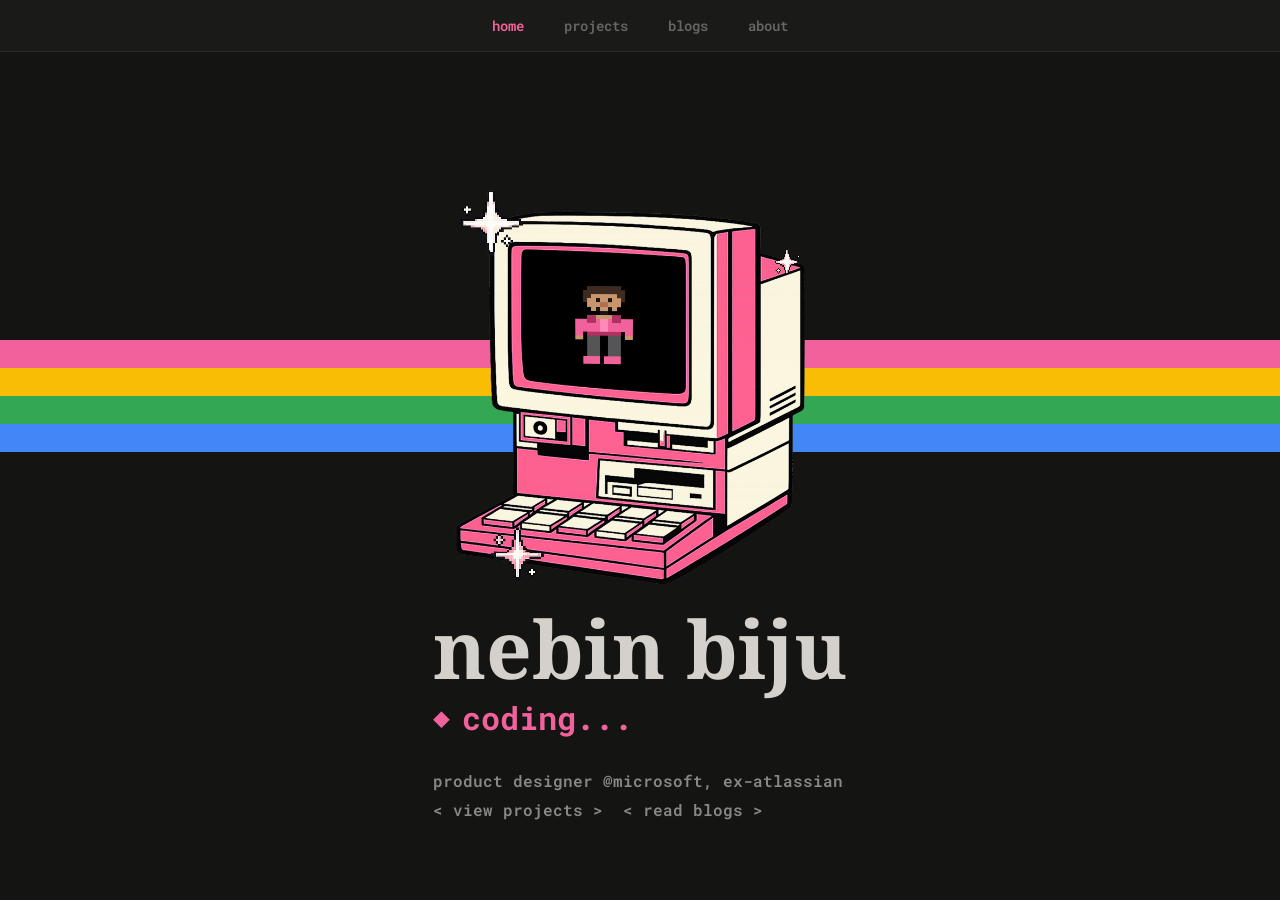
<file: index.html>
<!DOCTYPE html>
<html lang="en">
<head>
    <meta charset="UTF-8">
    <meta name="viewport" content="width=device-width, initial-scale=1.0">
    <title>Nebin Biju</title>
    <link rel="stylesheet" href="styles.css">
    <script src="favicon.js"></script>
</head>
<body class="pg-home">
    <nav class="topbar">
        <a href="index.html" class="active">home</a>
        <a href="projects.html">projects</a>
        <a href="blogs.html">blogs</a>
        <a href="about.html">about</a>
    </nav>

    <div class="stripes">
        <div class="stripe" style="background:#F1629C"></div>
        <div class="stripe" style="background:#FABD05"></div>
        <div class="stripe" style="background:#34A754"></div>
        <div class="stripe" style="background:#4386F5"></div>
    </div>

    <div class="hero">
        <div class="computer-wrapper">
            <img src="images/Homepage_assets/computer.png?v=2" class="computer-img" alt="">
            <canvas id="char-canvas" width="120" height="150"></canvas>
            <img src="images/Homepage_assets/star_1.png" class="star-overlay star-overlay-1" alt="">
            <img src="images/Homepage_assets/star_2.png" class="star-overlay star-overlay-2" alt="">
            <img src="images/Homepage_assets/star_3.png" class="star-overlay star-overlay-3" alt="">
        </div>
<div class="hero-text">
        <h1>nebin biju</h1>
        <div class="subtitle">
            <span class="subtitle-icon">✳</span>
            <span class="subtitle-text">
                <span class="subtitle-word"></span><span class="subtitle-cursor"></span><span class="subtitle-ellipsis" style="opacity:0">...</span>
            </span>
        </div>
        <p class="hero-byline">product designer @microsoft, ex-atlassian<br><a href="projects.html" class="byline-link">&lt; view projects &gt;</a>&nbsp;&nbsp;<a href="blogs.html" class="byline-link">&lt; read blogs &gt;</a></p>
        </div>
    </div>

    <div class="chat" style="display:none">
        <div class="bubble left">Hello!</div>
        <div class="bubble left">I am Nebin Biju, I'm a Product Designer at <span class="highlight">Microsoft</span> designing AI experiences for the Copilot App.</div>
        <div class="bubble left">Previously, I worked with <span class="highlight">Atlassian</span> helping enterprise users migrate data.</div>

        <div class="bubble right">What are some of your key projects?</div>
        <div class="bubble left">These are some of my impactful ones from my previous workplaces</div>

        <div class="bubble right">Great, and anything else? Maybe your passion projects or the ones from your uni days?</div>
        <div class="bubble left">Yess!, I like to <span class="highlight">vibe code</span> and make experiences. You can find them here.</div>
        <div class="bubble left">And I have couple of favorites from my uni days as well</div>

        <div class="bubble right">What's your take on Design?</div>
        <div class="bubble left">[TBD] Good design is purposeful, functional, aesthetically pleasing, user-centered, and sustainable, enhancing both usability and overall experience.</div>

        <div class="bubble right">What do you do outside of work?</div>
        <div class="bubble left">I trek, I write, I play sports,<br>I travel, I public speak,<br>I volunteer, I journal, etc.</div>

        <div class="bubble right">It was nice knowing you :)</div>
        <div class="bubble left">Likewise :), Please find me in <span class="highlight">LinkedIn, Instagram</span> and <span class="highlight">Medium.</span></div>
    </div>

    <script>
        const words = ['coding', 'biomimicking', 'designing', 'adventuring', 'cooking', 'journaling'];
        const icons = ['✳', '+', '◆', '*', '✦', '+', '✳', '◇'];
        let wordIndex = 0;
        let iconIndex = 0;
        const wordEl = document.querySelector('.subtitle-word');
        const iconEl = document.querySelector('.subtitle-icon');
        const cursorEl = document.querySelector('.subtitle-cursor');
        const ellipsisEl = document.querySelector('.subtitle-ellipsis');

        setInterval(() => {
            iconIndex = (iconIndex + 1) % icons.length;
            iconEl.textContent = icons[iconIndex];
        }, 120);

        const sleep = ms => new Promise(r => setTimeout(r, ms));

        async function typeWord(word) {
            if (window.setCharState) window.setCharState(word);
            cursorEl.style.display = 'inline-block';
            ellipsisEl.style.opacity = '0';
            for (let i = 0; i <= word.length; i++) {
                wordEl.textContent = word.slice(0, i);
                await sleep(90);
            }
            cursorEl.style.display = 'none';
            ellipsisEl.style.opacity = '1';
            await sleep(1800);
        }

        async function deleteWord() {
            if (window.setCharState) window.setCharState('idle');
            cursorEl.style.display = 'inline-block';
            ellipsisEl.style.opacity = '0';
            const current = wordEl.textContent;
            for (let i = current.length; i >= 0; i--) {
                wordEl.textContent = current.slice(0, i);
                await sleep(55);
            }
        }

        async function cycle() {
            await typeWord(words[wordIndex]);
            while (true) {
                await deleteWord();
                await sleep(150);
                wordIndex = (wordIndex + 1) % words.length;
                await typeWord(words[wordIndex]);
            }
        }

        cycle();
    </script>

    <script>
    (function() {
        const cc = document.getElementById('char-canvas');
        const cx = cc.getContext('2d');
        const P = 6, OX = 5, OY0 = 5;

        const K = {
            H:  '#3d2b1f',  // hair
            S:  '#c8956c',  // skin
            Sd: '#b07050',  // skin dark
            E:  '#141413',  // eye
            J:  '#f1629c',  // jacket pink
            JL: '#ff8ab8',  // zipper
            JD: '#b03060',  // collar/hem
            L:  '#555558',  // trousers grey
            Z:  '#f1629c',  // shoes pink
            BP: '#4a7ab5',  // backpack
            BPD:'#2d5a8a',  // backpack dark
            BPL:'#6a9ad5',  // backpack light
        };

        let charState = 'idle', T = 0;
        window.setCharState = s => { charState = s; };

        function draw() {
            cx.clearRect(0, 0, 120, 150);
            T++;

            const sin = Math.sin, cos = Math.cos, abs = Math.abs, rnd = Math.round;
            const ph = T * 0.045;

            let by = 0;
            let lax = 0, lay = 0, rax = 0, ray = 0;
            let lly = 0, rly = 0;
            const isAdventuring = charState === 'adventuring';

            switch (charState) {
                case 'idle':
                    by = rnd(sin(ph) * 1.5);
                    break;
                case 'coding':
                    lay = rnd(sin(ph * 4) * 1.5);
                    ray = rnd(cos(ph * 4) * 1.5);
                    break;
                case 'designing':
                    by = rnd(sin(ph * 0.5) * 0.6);
                    lax = -1; lay = rnd(-2.5 + sin(ph * 1.2) * 0.8);
                    break;
                case 'adventuring':
                    by  = rnd(-abs(sin(ph * 1.2)) * 5);
                    lly = rnd( sin(ph * 1.2) * 2);
                    rly = rnd(-sin(ph * 1.2) * 2);
                    lay = rnd(-sin(ph * 1.2) * 2);
                    ray = rnd( sin(ph * 1.2) * 2);
                    break;
                case 'journaling':
                    by  = rnd(sin(ph * 0.4) * 0.5);
                    lax = rnd(sin(ph * 2.5) * 2);
                    lay = 1;
                    break;
                case 'cooking':
                    by  = rnd(sin(ph * 0.4) * 0.5);
                    lax = rnd(cos(ph * 1.8) * 2);
                    lay = rnd(-1 + sin(ph * 1.8) * 1.5);
                    break;
                case 'biomimicking':
                    by  = rnd(sin(ph * 0.6) * 1.5);
                    lay = rnd(sin(ph * 1.0) * 1);
                    ray = rnd(cos(ph * 1.0) * 1);
                    break;
            }

            function p(x, y, w, h, c) {
                cx.fillStyle = c;
                cx.fillRect((OX + x) * P, (OY0 + by + y) * P, w * P, h * P);
            }

            // SHOES
            p(0, 17 + lly, 4, 2, K.Z);
            p(5, 17 + rly, 4, 2, K.Z);

            // LEGS
            p(1, 12 + lly, 3, 5, K.L);
            p(6, 12 + rly, 3, 5, K.L);

            // BACKPACK (adventuring — drawn behind body, large)
            if (isAdventuring) {
                p(6,  6, 5, 8, K.BP);   // main pack body
                p(6,  6, 5, 1, K.BPD);  // top flap
                p(6, 13, 5, 1, K.BPD);  // bottom
                p(7,  8, 3, 4, K.BPL);  // front pocket
                p(7,  8, 3, 1, K.BPD);  // pocket top
                p(8,  9, 1, 2, K.BPD);  // pocket detail
                // straps across torso
                p(2,  8, 1, 4, K.BPD);
                p(4,  8, 1, 4, K.BPD);
            }

            // BODY
            p(1,  7, 8, 5, K.J);
            p(0,  8, 1, 3, K.J);
            p(9,  8, 1, 3, K.J);
            p(1,  7, 2, 2, K.JD);
            p(7,  7, 2, 2, K.JD);
            p(4,  8, 2, 4, K.JL);
            p(1, 11, 8, 1, K.JD);

            // LEFT ARM
            p(-2 + lax,  8 + lay, 2, 4, K.J);
            p(-2 + lax, 12 + lay, 2, 1, K.S);

            // PENCIL — designing & writing/journaling (held in left hand)
            if (charState === 'designing' || charState === 'journaling') {
                const px = OX + (-2 + lax) - 1;
                const py = OY0 + by + lay + 6;
                cx.fillStyle = '#f5e642';
                cx.fillRect(px * P, py * P, P, P * 4);
                cx.fillStyle = '#e05030';
                cx.fillRect(px * P, (py - 1) * P, P, P);
                cx.fillStyle = K.Sd;
                cx.fillRect(px * P, (py + 4) * P, P, P);
            }

            // LAPTOP — coding (drawn in front after arms so it overlaps hands)
            if (charState === 'coding') {
                const lpy = OY0 + by + 11;
                // screen (tilted back, above keyboard)
                cx.fillStyle = '#4a4a48';
                cx.fillRect((OX + 0) * P, (lpy - 3) * P, P * 10, P * 3);
                cx.fillStyle = '#2a2a28';
                cx.fillRect((OX + 1) * P, (lpy - 3) * P, P * 8, P * 2);
                // screen glow
                cx.fillStyle = '#f1629c';
                cx.fillRect((OX + 2) * P, (lpy - 3) * P, P * 6, P);
                cx.fillStyle = 'rgba(241,98,156,0.3)';
                cx.fillRect((OX + 2) * P, (lpy - 2) * P, P * 6, P);
                // hinge
                cx.fillStyle = '#555552';
                cx.fillRect((OX + 0) * P, (lpy - 1) * P, P * 10, P);
                // keyboard base
                cx.fillStyle = '#4a4a48';
                cx.fillRect((OX - 1) * P, lpy * P, P * 12, P * 2);
                // keys
                cx.fillStyle = '#666662';
                for (let k = 0; k < 5; k++) {
                    cx.fillRect((OX + k * 2) * P, (lpy + 1) * P, P, P);
                }
            }

            // SPOON — cooking (held in left hand, circles)
            if (charState === 'cooking') {
                const sx = OX + (-2 + lax) - 1;
                const sy = OY0 + by + lay + 8;
                cx.fillStyle = '#ddddaa';
                cx.fillRect(sx * P, sy * P, P, P * 3);       // handle
                cx.fillStyle = '#bbbb88';
                cx.fillRect((sx - 1) * P, (sy + 3) * P, P * 3, P * 2); // bowl
            }

            // RIGHT ARM
            p(10 + rax,  8 + ray, 2, 4, K.J);
            p(10 + rax, 12 + ray, 2, 1, K.S);

            // BOWL — cooking (held in right hand, stationary)
            if (charState === 'cooking') {
                const bx = OX + 9 + rax;
                const bby = OY0 + by + 11 + ray;
                cx.fillStyle = '#4a9a6a';
                cx.fillRect(bx * P, bby * P, P * 4, P * 3);
                cx.fillStyle = '#2a7a4a';
                cx.fillRect(bx * P, bby * P, P * 4, P);
                cx.fillStyle = '#6aba8a';
                cx.fillRect((bx + 1) * P, (bby + 1) * P, P * 2, P);
            }

            // NECK
            p(3, 7, 4, 1, K.S);

            // FACE
            p(2, 1, 6, 5, K.S);
            p(1, 2, 8, 3, K.S);

            // Eyes
            p(3, 3, 1, 1, K.E);
            p(6, 3, 1, 1, K.E);

            // Nose
            p(4, 4, 2, 1, K.Sd);

            // Smile
            p(3, 5, 1, 1, K.E);
            p(6, 5, 1, 1, K.E);
            p(4, 6, 2, 1, K.E);

            // HAIR
            p(1, 0, 8, 1, K.H);
            p(0, 1,10, 1, K.H);
            p(0, 2, 2, 1, K.H);
            p(8, 2, 2, 1, K.H);
            p(0, 3, 1, 1, K.H);
            p(9, 3, 1, 1, K.H);

            // LION MASK + TAIL — biomimicking
            if (charState === 'biomimicking') {
                const MN = '#c8860a'; // mane orange
                const MD = '#8a5500'; // mane dark
                const ML = '#e8a830'; // mane light
                const MF = '#e8c070'; // face tan

                // TAIL (behind everything — but we draw it here on top for visibility)
                // Draw tail curving to the right side
                const tailSwing = rnd(sin(ph * 1.2) * 1);
                p(10 + tailSwing, 10, 1, 3, MN);
                p(11 + tailSwing, 12, 1, 2, MN);
                p(11 + tailSwing, 14, 2, 1, MN);
                p(12 + tailSwing, 14, 1, 2, MD);  // tuft

                // MANE — ring of spiky pixels around head
                // outer ring
                p(-1,  0, 1, 1, ML);   // top-left spike
                p(10,  0, 1, 1, ML);   // top-right spike
                p(-2,  1, 2, 5, MN);   // left mane
                p(10,  1, 2, 5, MN);   // right mane
                p( 0, -2, 2, 2, ML);   // top-left spikes
                p( 4, -3, 2, 2, ML);   // top center
                p( 8, -2, 2, 2, ML);   // top-right spikes
                p(-1,  6, 2, 1, MD);   // bottom left mane
                p( 9,  6, 2, 1, MD);   // bottom right mane
                p( 1,  7, 8, 1, MD);   // mane bottom chin

                // LION FACE MASK over normal face
                p(2, 1, 6, 6, MF);     // face base
                p(1, 2, 8, 4, MF);     // wider cheeks

                // lion eyes (bigger, rounder)
                p(2, 3, 2, 2, '#8a6000');
                p(6, 3, 2, 2, '#8a6000');
                p(3, 3, 1, 1, K.E);    // pupils
                p(7, 3, 1, 1, K.E);

                // lion nose (wide pink triangle)
                p(4, 5, 2, 1, '#d06080');
                p(3, 5, 1, 1, '#d06080');
                p(5, 5, 1, 1, '#d06080');

                // whiskers
                cx.fillStyle = '#ccccaa';
                cx.fillRect((OX - 1) * P, (OY0 + by + 5) * P, P * 3, Math.max(1, P / 4));
                cx.fillRect((OX + 8) * P, (OY0 + by + 5) * P, P * 3, Math.max(1, P / 4));
                cx.fillRect((OX - 1) * P, (OY0 + by + 6) * P, P * 3, Math.max(1, P / 4));
                cx.fillRect((OX + 8) * P, (OY0 + by + 6) * P, P * 3, Math.max(1, P / 4));

                // lion ears (on top of mane)
                p(1, -1, 2, 2, MN);
                p(7, -1, 2, 2, MN);
                p(2, -1, 1, 1, ML);
                p(8, -1, 1, 1, ML);
            }

            requestAnimationFrame(draw);
        }

        draw();
    })();
    </script>
</body>
</html>
</file>
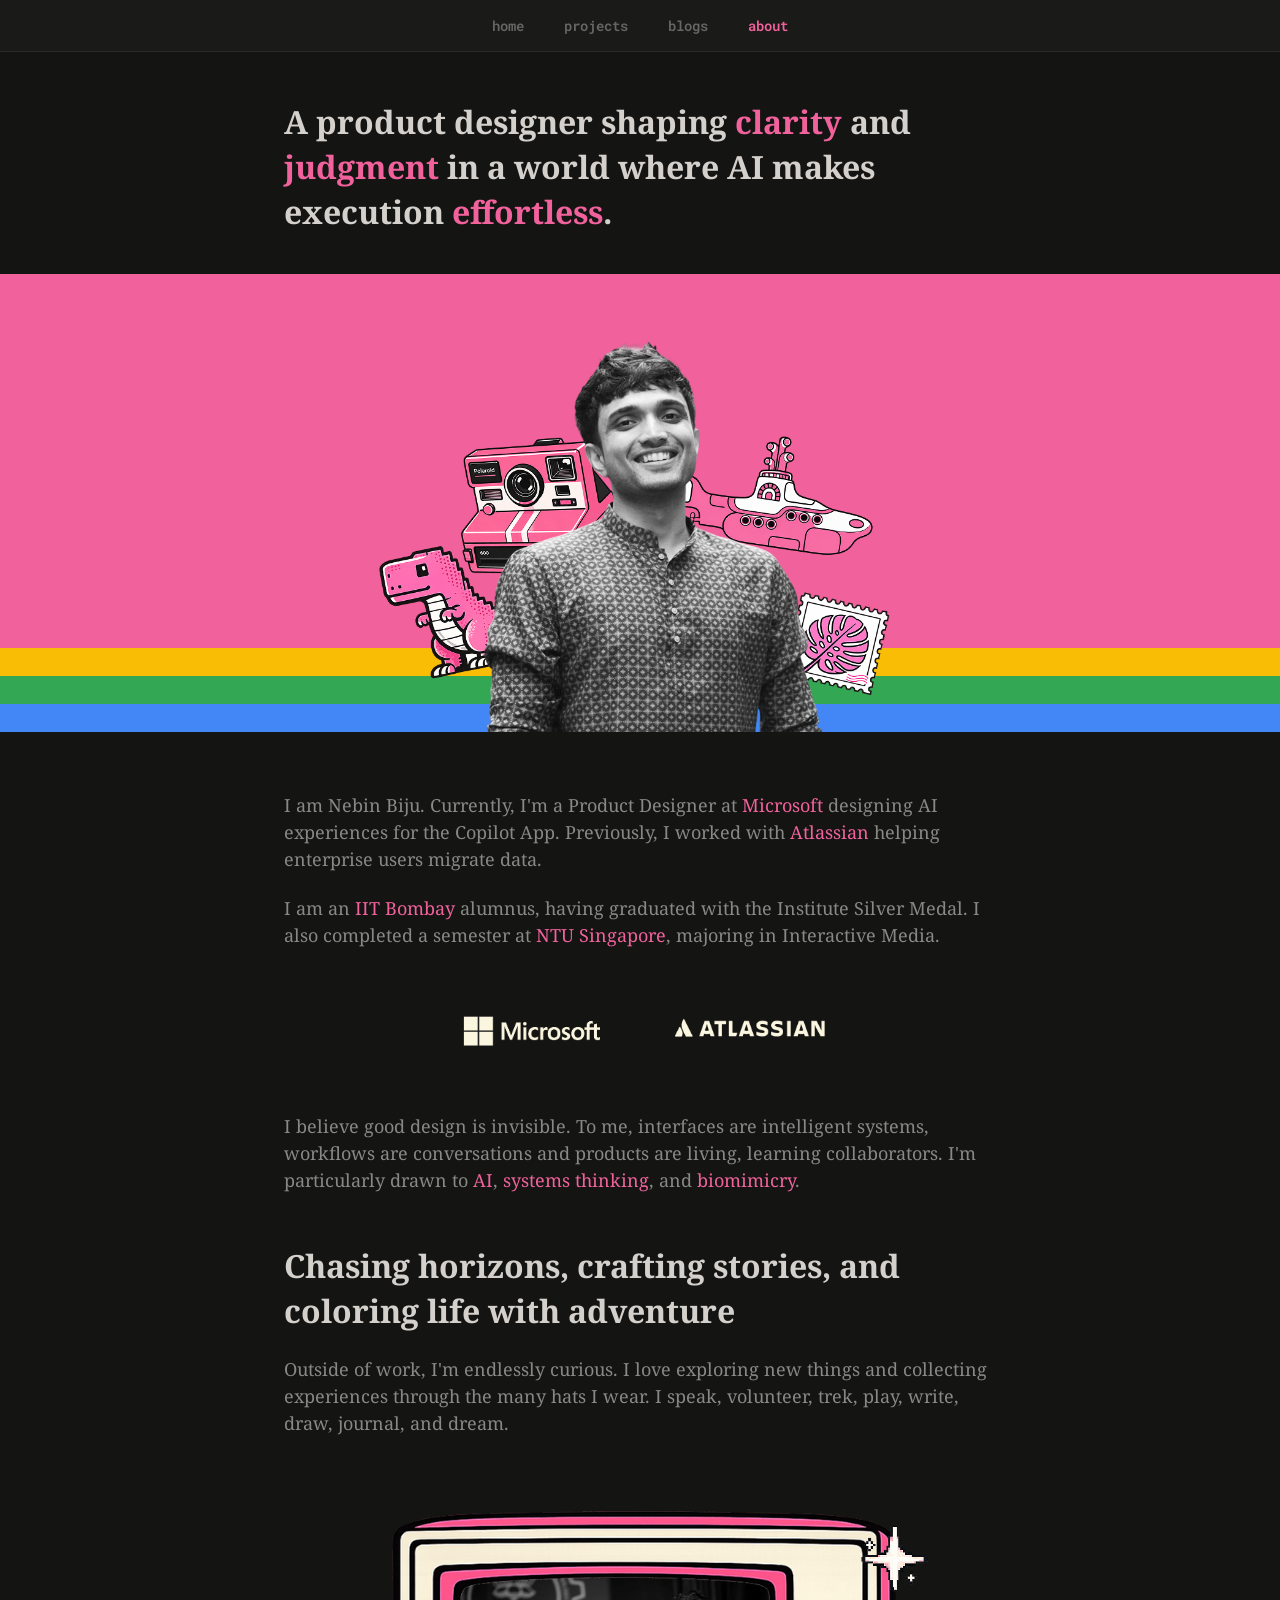
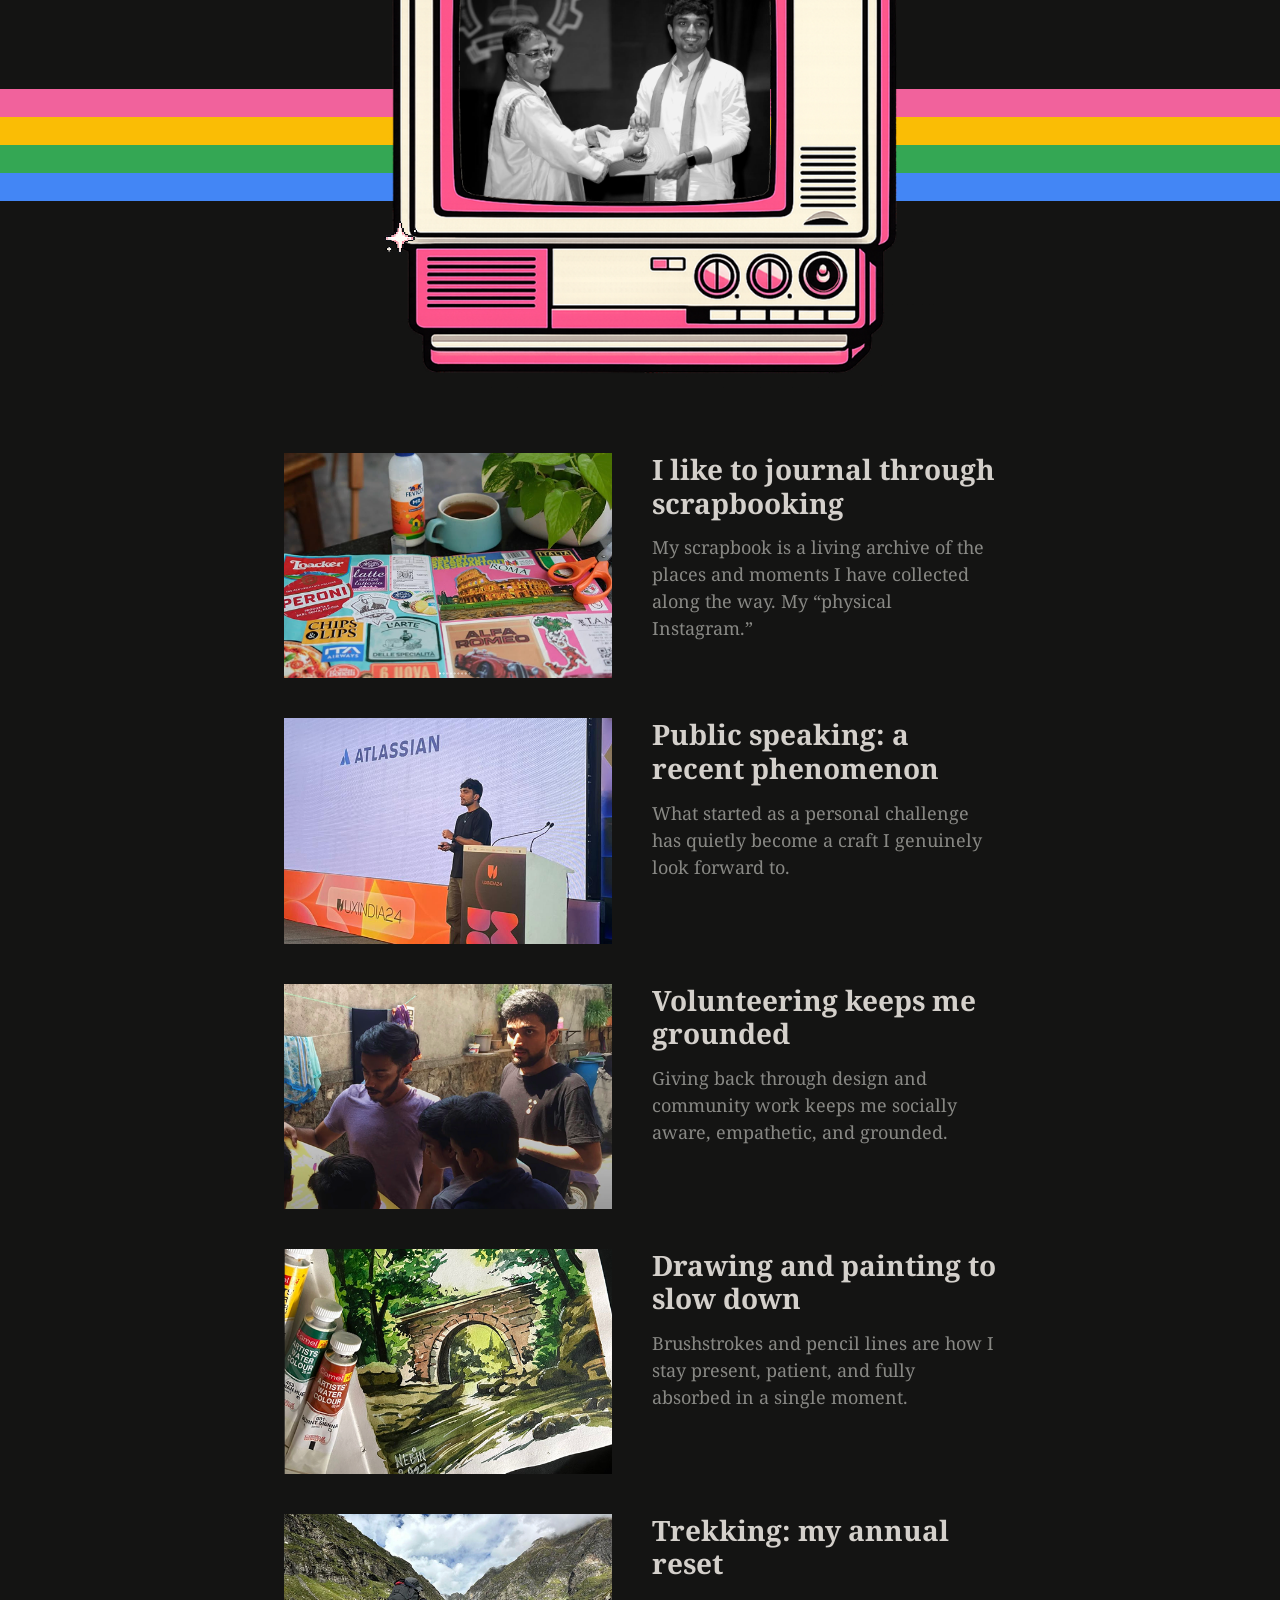
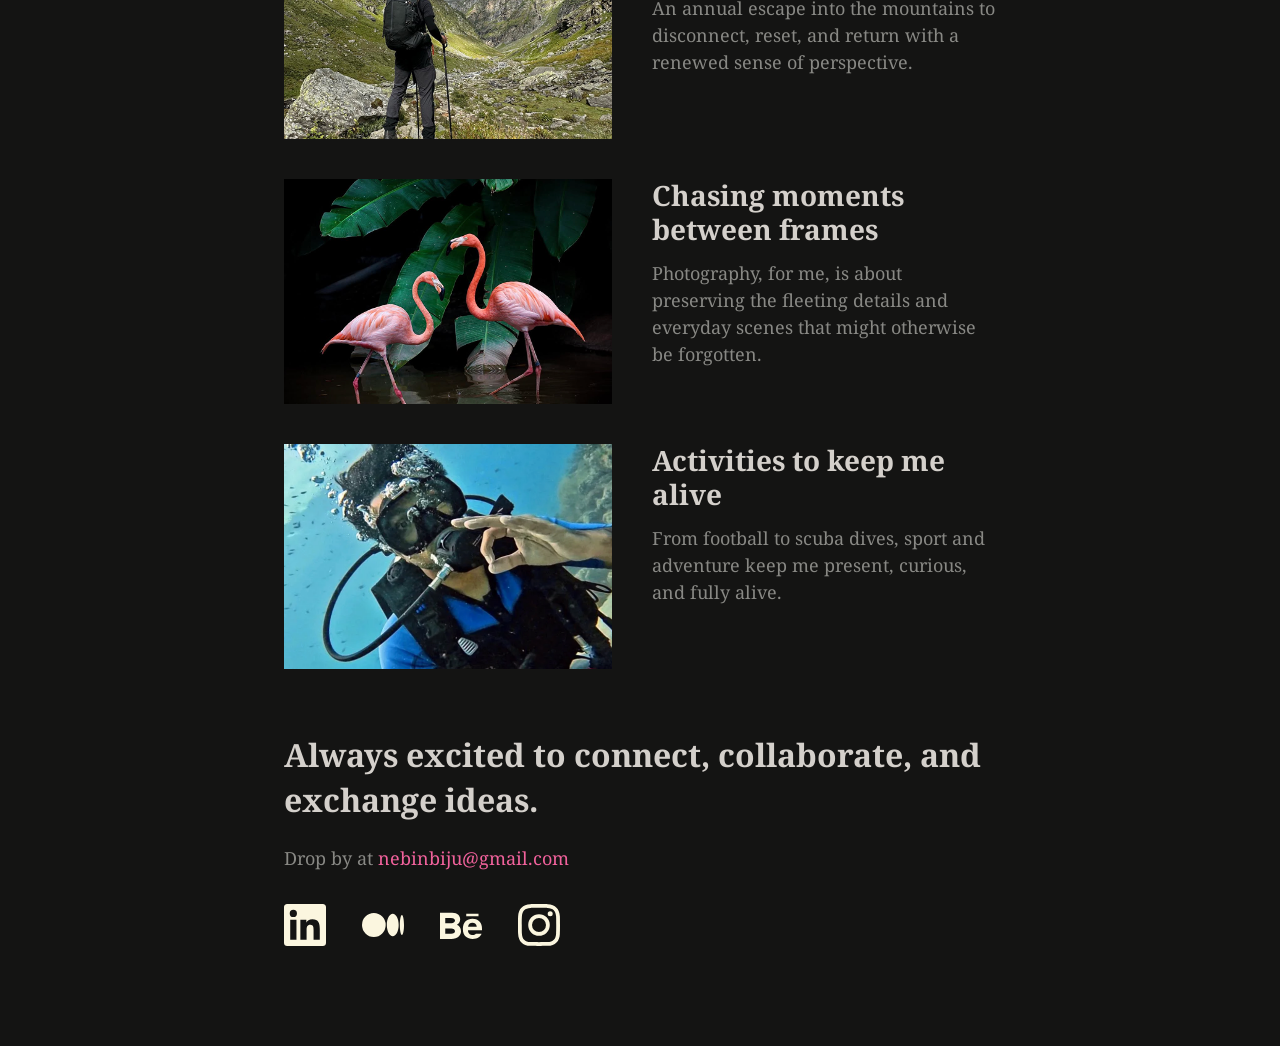
<file: about.html>
<!DOCTYPE html>
<html lang="en">
<head>
    <meta charset="UTF-8">
    <meta name="viewport" content="width=device-width, initial-scale=1.0">
    <title>Nebin Biju</title>
    <link rel="stylesheet" href="styles.css">
    <script src="favicon.js"></script>
</head>
<body class="pg-about">
    <nav class="topbar">
        <a href="index.html">home</a>
        <a href="projects.html">projects</a>
        <a href="blogs.html">blogs</a>
        <a href="about.html" class="active">about</a>
    </nav>

    <h1 class="about-heading">A product designer shaping <span class="highlight">clarity</span> and <span class="highlight">judgment</span> in a world where AI makes execution <span class="highlight">effortless</span>.</h1>

    <div class="about-hero">
        <div class="about-hero-bg">
            <div class="about-pink-bg"></div>
            <div class="about-stripes">
                <div class="about-stripe" style="background:#F1629C"></div>
                <div class="about-stripe" style="background:#FABD05"></div>
                <div class="about-stripe" style="background:#34A754"></div>
                <div class="about-stripe" style="background:#4386F5"></div>
            </div>
        </div>
        <img src="images/Homepage_assets/about_collage.png" alt="" class="about-collage-img">
    </div>

    <div class="about-content">
        <p class="about-text">I am Nebin Biju. Currently, I'm a Product Designer at <a href="https://microsoft.com" target="_blank">Microsoft</a> designing AI experiences for the Copilot App. Previously, I worked with <a href="https://www.atlassian.com/" target="_blank">Atlassian</a> helping enterprise users migrate data.</p>

        <p class="about-text">I am an <a href="https://www.iitb.ac.in/" target="_blank">IIT Bombay</a> alumnus, having graduated with the Institute Silver Medal. I also completed a semester at <a href="https://www.ntu.edu.sg/" target="_blank">NTU Singapore</a>, majoring in Interactive Media.</p>

        <div class="about-logos">
            <img src="images/Logos/microsoft.png" alt="Microsoft" class="logo-microsoft">
            <img src="images/Logos/atlassian.png" alt="Atlassian" class="logo-atlassian">
        </div>

        <p class="about-text">I believe good design is invisible. To me, interfaces are intelligent systems, workflows are conversations and products are living, learning collaborators. I'm particularly drawn to <span class="highlight">AI</span>, <span class="highlight">systems thinking</span>, and <span class="highlight">biomimicry</span>.</p>

        <h2 class="about-section-title">Chasing horizons, crafting stories, and coloring life with adventure</h2>

        <p class="about-text">Outside of work, I'm endlessly curious. I love exploring new things and collecting experiences through the many hats I wear. I speak, volunteer, trek, play, write, draw, journal, and dream.</p>
    </div>

    <div class="tv-section">
        <div class="tv-stripes" aria-hidden="true">
            <div class="tv-stripe" style="background:#F1629C"></div>
            <div class="tv-stripe" style="background:#FABD05"></div>
            <div class="tv-stripe" style="background:#34A754"></div>
            <div class="tv-stripe" style="background:#4386F5"></div>
        </div>
        <div class="tv-container">
            <div class="tv-screen">
                <img id="tv-photo" class="tv-photo" src="images/about/Showreel/Speak_1.png" alt="">
                <div class="tv-static" aria-hidden="true"></div>
            </div>
            <img class="tv-frame" src="images/about/TV.png" alt="">
            <img src="images/Homepage_assets/star_1.png" class="tv-star tv-star-1" alt="" aria-hidden="true">
            <img src="images/Homepage_assets/star_2.png" class="tv-star tv-star-2" alt="" aria-hidden="true">
        </div>
    </div>

    <div class="about-hub">
        <div class="hub-grid">
            <div class="hub-card" data-key="scrapbook">
                <img class="hub-img" src="images/HUB/scrapbook.png" alt="">
                <div class="hub-card-text">
                    <div class="hub-title">I like to journal through scrapbooking</div>
                    <p class="hub-desc">My scrapbook is a living archive of the places and moments I have collected along the way. My &ldquo;physical Instagram.&rdquo;</p>
                </div>
            </div>

            <div class="hub-card" data-key="speak">
                <img class="hub-img" src="images/HUB/public_speak.png" alt="">
                <div class="hub-card-text">
                    <div class="hub-title">Public speaking: A recent <span class="keep-case">phenomenon</span></div>
                    <p class="hub-desc">What started as a personal challenge has quietly become a craft I genuinely look forward to.</p>
                </div>
            </div>

            <div class="hub-card" data-key="volunteer">
                <img class="hub-img" src="images/HUB/volunteer.png" alt="">
                <div class="hub-card-text">
                    <div class="hub-title">Volunteering keeps me grounded</div>
                    <p class="hub-desc">Giving back through design and community work keeps me socially aware, empathetic, and grounded.</p>
                </div>
            </div>

            <div class="hub-card" data-key="paint">
                <img class="hub-img" src="images/HUB/painting.png" alt="">
                <div class="hub-card-text">
                    <div class="hub-title">Drawing and painting to slow down</div>
                    <p class="hub-desc">Brushstrokes and pencil lines are how I stay present, patient, and fully absorbed in a single moment.</p>
                </div>
            </div>

            <div class="hub-card" data-key="trek">
                <img class="hub-img" src="images/HUB/trekking.png" alt="">
                <div class="hub-card-text">
                    <div class="hub-title">Trekking: my annual reset</div>
                    <p class="hub-desc">An annual escape into the mountains to disconnect, reset, and return with a renewed sense of perspective.</p>
                </div>
            </div>

            <div class="hub-card" data-key="photo">
                <img class="hub-img" src="images/HUB/phtotgraphy.png" alt="">
                <div class="hub-card-text">
                    <div class="hub-title">Chasing moments between frames</div>
                    <p class="hub-desc">Photography, for me, is about preserving the fleeting details and everyday scenes that might otherwise be forgotten.</p>
                </div>
            </div>

            <div class="hub-card" data-key="active">
                <img class="hub-img" src="images/HUB/Active_dive.png" alt="">
                <div class="hub-card-text">
                    <div class="hub-title">Activities to keep me alive</div>
                    <p class="hub-desc">From football to scuba dives, sport and adventure keep me present, curious, and fully alive.</p>
                </div>
            </div>
        </div>
    </div>

    <div class="hub-modal-overlay" id="hub-modal-overlay" aria-hidden="true">
        <div class="hub-modal" role="dialog" aria-modal="true" aria-labelledby="hub-modal-title">
            <button class="hub-modal-close" id="hub-modal-close" aria-label="close">
                <svg viewBox="0 0 14 14" fill="none" xmlns="http://www.w3.org/2000/svg">
                    <path d="M2 2L12 12M12 2L2 12" stroke="currentColor" stroke-width="2" stroke-linecap="round"/>
                </svg>
            </button>
            <div class="hub-modal-body">
                <h3 class="hub-modal-title" id="hub-modal-title"></h3>
                <div class="hub-modal-content" id="hub-modal-content"></div>
            </div>
        </div>
    </div>

    <div class="about-contact">
        <h2 class="about-section-title">Always excited to connect, collaborate, and exchange ideas.</h2>
        <p class="about-text">Drop by at <a href="mailto:nebinbiju@gmail.com">nebinbiju@gmail.com</a></p>
        <div class="social-icons">
            <a href="https://www.linkedin.com/in/nebin-biju-08502b159/" target="_blank" rel="noopener" aria-label="LinkedIn">
            <svg viewBox="0 0 24 24" xmlns="http://www.w3.org/2000/svg" aria-hidden="true"><path d="M20.447 20.452h-3.554v-5.569c0-1.328-.027-3.037-1.852-3.037-1.853 0-2.136 1.445-2.136 2.939v5.667H9.351V9h3.414v1.561h.046c.477-.9 1.637-1.85 3.37-1.85 3.601 0 4.267 2.37 4.267 5.455v6.286zM5.337 7.433a2.062 2.062 0 01-2.063-2.065 2.063 2.063 0 112.063 2.065zm1.782 13.019H3.555V9h3.564v11.452zM22.225 0H1.771C.792 0 0 .774 0 1.729v20.542C0 23.227.792 24 1.771 24h20.451C23.2 24 24 23.227 24 22.271V1.729C24 .774 23.2 0 22.222 0h.003z"/></svg>
        </a>
        <a href="https://medium.com/@nebinbiju" target="_blank" rel="noopener" aria-label="Medium">
            <svg viewBox="0 0 24 24" xmlns="http://www.w3.org/2000/svg" aria-hidden="true"><path d="M13.54 12a6.8 6.8 0 01-6.77 6.82A6.8 6.8 0 010 12a6.8 6.8 0 016.77-6.82A6.8 6.8 0 0113.54 12zM20.96 12c0 3.54-1.51 6.42-3.38 6.42-1.87 0-3.39-2.88-3.39-6.42s1.52-6.42 3.39-6.42 3.38 2.88 3.38 6.42M24 12c0 3.17-.53 5.75-1.19 5.75-.66 0-1.19-2.58-1.19-5.75s.53-5.75 1.19-5.75C23.47 6.25 24 8.83 24 12z"/></svg>
        </a>
        <a href="https://www.behance.net/nebinbiju" target="_blank" rel="noopener" aria-label="Behance">
            <svg viewBox="0 0 24 24" xmlns="http://www.w3.org/2000/svg" aria-hidden="true"><path d="M22 7h-7V5.5h7V7zm1.726 10c-.442 1.297-2.029 3-5.101 3-3.074 0-5.564-1.729-5.564-5.675 0-3.91 2.325-5.92 5.466-5.92 3.082 0 4.964 1.782 5.375 4.426.078.506.109 1.188.095 2.14h-8.027c.13 3.211 3.483 3.312 4.588 2.029h3.168zm-7.686-4h4.965c-.105-1.547-1.136-2.219-2.477-2.219-1.466 0-2.277.768-2.488 2.219zm-9.574 6.988H0V5.021h6.953c5.476.081 5.58 5.444 2.72 6.906 3.461 1.26 3.577 8.061-3.207 8.061zM3 11h3.584c2.508 0 2.906-3-.312-3H3v3zm3.391 3H3v3.016h3.341c3.055 0 2.868-3.016.05-3.016z"/></svg>
        </a>
        <a href="https://www.instagram.com/nebinbiju/" target="_blank" rel="noopener" aria-label="Instagram">
            <svg viewBox="0 0 24 24" xmlns="http://www.w3.org/2000/svg" aria-hidden="true"><path d="M12 2.163c3.204 0 3.584.012 4.85.07 3.252.148 4.771 1.691 4.919 4.919.058 1.265.069 1.645.069 4.849 0 3.205-.012 3.584-.069 4.849-.149 3.225-1.664 4.771-4.919 4.919-1.266.058-1.644.07-4.85.07-3.204 0-3.584-.012-4.849-.07-3.26-.149-4.771-1.699-4.919-4.92-.058-1.265-.07-1.644-.07-4.849 0-3.204.013-3.583.07-4.849.149-3.227 1.664-4.771 4.919-4.919 1.266-.057 1.645-.069 4.849-.069zM12 0C8.741 0 8.333.014 7.053.072 2.695.272.273 2.69.073 7.052.014 8.333 0 8.741 0 12c0 3.259.014 3.668.072 4.948.2 4.358 2.618 6.78 6.98 6.98C8.333 23.986 8.741 24 12 24c3.259 0 3.668-.014 4.948-.072 4.354-.2 6.782-2.618 6.979-6.98.059-1.28.073-1.689.073-4.948 0-3.259-.014-3.667-.072-4.947-.196-4.354-2.617-6.78-6.979-6.98C15.668.014 15.259 0 12 0zm0 5.838a6.162 6.162 0 100 12.324 6.162 6.162 0 000-12.324zM12 16a4 4 0 110-8 4 4 0 010 8zm6.406-11.845a1.44 1.44 0 100 2.881 1.44 1.44 0 000-2.881z"/></svg>
        </a>
        </div>
    </div>

    <script>
    (function() {
        const LEFT_TIMES = [
            '7.35.48','7.38.57','7.41.20',
            '7.32.12','7.32.32','7.32.50','7.33.02','7.33.20','7.33.35',
            '7.34.04','7.34.46','7.35.07','7.36.13','7.36.31','7.36.57',
            '7.37.53','7.39.39'
        ];
        const RIGHT_TIMES = [
            '7.38.26','7.38.40','7.40.14','7.40.24','7.41.57','7.42.08',
            '7.42.42','7.42.56','7.43.10','7.43.41','7.43.55','7.44.06','7.44.29','7.45.29'
        ];

        function buildPhotoBento() {
            const toImg = t => {
                const file = `Screenshot 2026-06-18 at ${t} PM.png`;
                return `<img src="images/HUB/Photography/${encodeURIComponent(file)}" alt="" loading="lazy">`;
            };
            const flamingo = `<img src="images/HUB/phtotgraphy.png" alt="" loading="lazy">`;
            const left = LEFT_TIMES.map(toImg).join('');
            const right = flamingo + RIGHT_TIMES.map(toImg).join('');
            return `<div class="photo-bento"><div class="photo-col">${left}</div><div class="photo-col">${right}</div></div>`;
        }

        const ACTIVITY_FILES = [
            'Screenshot 2026-06-18 at 9.53.16 PM.png',
            'Screenshot 2026-06-18 at 9.52.15 PM.png',
            'Screenshot 2026-06-18 at 9.52.31 PM.png',
            'Screenshot 2026-06-18 at 9.52.43 PM.png',
            'Screenshot 2026-06-18 at 9.52.57 PM.png',
            'Screenshot 2026-06-18 at 9.53.52 PM.png'
        ];

        function buildActivityBento() {
            const imgs = ACTIVITY_FILES.map(f =>
                `<img src="images/HUB/Activity/${encodeURIComponent(f)}" alt="" loading="lazy">`
            );
            const left = imgs.filter((_, i) => i % 2 === 0).join('');
            const right = imgs.filter((_, i) => i % 2 === 1).join('');
            return `<div class="photo-bento"><div class="photo-col">${left}</div><div class="photo-col">${right}</div></div>`;
        }

        const TREK_FILES = [
            'Trek_01.png','Trek_02.png','Trek_3.png','Trek_4.png','Trek_5.png','Trek_6.png',
            'Trek_7.png','Trek_8.png','Trek_9.png','Trek_a.png','Trek_b.png','Trek_c.png',
            'Trek_d.png','Trek_e.png','Trek_f.png','Trek_g.png',
            'Screenshot 2026-06-18 at 9.03.06 PM.png'
        ];

        function buildTrekBento() {
            const imgs = TREK_FILES.map(f =>
                `<img src="images/HUB/Trek/${encodeURIComponent(f)}" alt="" loading="lazy">`
            );
            const left = imgs.filter((_, i) => i % 2 === 0).join('');
            const right = imgs.filter((_, i) => i % 2 === 1).join('');
            return `<div class="photo-bento"><div class="photo-col">${left}</div><div class="photo-col">${right}</div></div>`;
        }

        const HUB = {
            scrapbook: {
                title: 'I like to journal through scrapbooking',
                img: 'images/HUB/scrapbook.png',
                content: `<p>My scrapbook is my most treasured possession, a quiet companion that holds pieces of every place I have been. Boarding passes, beer labels, feathers, café bills, train tickets, and anything else that can be pasted on a page.</p>
<p><a class="medium-link" href="https://medium.com/@nebinbiju/the-ragpicker-of-memories-da432c426e8f" target="_blank" rel="noopener">read more</a></p>
<figure><img alt="" src="https://cdn-images-1.medium.com/max/1024/1*zAqV6chwvbQvFhK69tcGnQ.png"><figcaption>Scraps from Australia</figcaption></figure>
<figure><img alt="" src="https://cdn-images-1.medium.com/max/1024/1*rj3HCWWonlpt-SxkVgbaBA.png"><figcaption>Scraps from Italy, France, Switzerland, Denmark, Belgium, and the Netherlands</figcaption></figure>
<figure><img alt="" src="https://cdn-images-1.medium.com/max/1024/1*mENWkBkxjCYfJPw3lvZfpA.png"><figcaption>Scraps from Nepal, Indonesia and Thailand</figcaption></figure>`
            },
            speak: {
                title: 'Public speaking: A recent phenomenon',
                img: 'images/HUB/public_speak.png',
                content: `<p>What started as a challenge to myself has quietly become something I genuinely look forward to. From sharing ideas in small team discussions at work to speaking at <a href="https://www.ux-india.org/" target="_blank" rel="noopener">India's largest design conference, UXINDIA</a>, public speaking has pushed me outside my comfort zone in the best way possible. It has helped me think more critically, communicate with greater clarity, and develop confidence in my own perspective. More than speaking, I've come to appreciate its power to influence people, not through volume, but through thoughtful ideas, compelling stories, and meaningful conversations.</p>
<figure><img src="images/HUB/public_speak.png" alt=""></figure>
<figure><img src="images/HUB/Public%20speaking/Screenshot%202026-06-18%20at%208.27.57%20PM.png" alt=""></figure>`
            },
            volunteer: {
                title: 'Volunteering keeps me grounded',
                img: 'images/HUB/volunteer.png',
                content: `<p>I believe we have a responsibility to give back to the communities that shape us. Volunteering has introduced me to perspectives, challenges, and stories that I would have otherwise never encountered. It has made me more socially aware, more empathetic, and more appreciative of the privileges I often take for granted.</p>
<p>One experience that remains particularly close to my heart was designing and building <a href="https://www.behance.net/gallery/68690325/Cheap-and-Easily-replicable-Assistive-Devices-for-ADL" target="_blank" rel="noopener">affordable aids for daily living</a> for children with cerebral palsy. Seeing design improve someone's everyday life reinforced why I chose this profession in the first place. Over the years, I've also contributed to organizations such as the Welfare Association Trust, the UDAAT Foundation, and the Atlassian Foundation, supporting social impact initiatives through design, education, and community engagement. These experiences continue to remind me that good design can create meaningful change beyond products and businesses.</p>
<figure><img src="images/HUB/Volunteering/Volunteering_1.png" alt=""></figure>
<figure><img src="images/HUB/Volunteering/Volunteering_2.png" alt=""></figure>
<figure><img src="images/HUB/Volunteering/Volunteering_3.png" alt=""></figure>
<figure><img src="images/HUB/Volunteering/Volunteering_4.png" alt=""></figure>
<figure><img src="images/HUB/Volunteering/Volunteering_5.png" alt=""></figure>`
            },
            paint: {
                title: 'Drawing and painting to slow down',
                img: 'images/HUB/painting.png',
                content: `<p>Drawing and painting are my way of being fully present. In a world that often feels rushed, they offer a rare opportunity to focus on a single line, a single brushstroke, and the details that might otherwise go unnoticed. The process is deeply meditative, teaching me patience, concentration, and the value of taking my time.</p>
<p>It's also where I feel most expressive. Whether working with watercolor, acrylic, or a simple pencil sketch, art gives me the freedom to create without expectations or constraints. It's less about the final artwork and more about the peace, perspective, and joy I find along the way.</p>
<div class="paint-grid">
    <figure><img src="images/HUB/Drawing%20and%20painting/DP_1.png" alt=""></figure>
    <figure><img src="images/HUB/Drawing%20and%20painting/DP_2.png" alt=""></figure>
    <figure><img src="images/HUB/Drawing%20and%20painting/DP_3.png" alt=""></figure>
    <figure><img src="images/HUB/Drawing%20and%20painting/DP_4.png" alt=""></figure>
    <figure><img src="images/HUB/Drawing%20and%20painting/DP_5.png" alt=""></figure>
    <figure><img src="images/HUB/Drawing%20and%20painting/DP_6.png" alt=""></figure>
</div>
<figure><img src="images/HUB/Drawing%20and%20painting/DP_7.png" alt=""><figcaption>My very first exhibition, when I was 5 years old.</figcaption></figure>`
            },
            trek: {
                title: 'Trekking: my annual reset',
                img: 'images/HUB/trekking.png',
                content: `<p>The mountains have a way of putting everything into perspective. Every trek leaves me a little more reflective, a little more grateful, and a lot more present. Long days of walking, unpredictable weather, and simple living remind me how little we actually need to be happy and how much we take for granted in everyday life.</p>
<p>Over the years, I've completed the <span class="highlight">Everest Base Camp</span> and <span class="highlight">Annapurna Base Camp</span> treks, along with several others across the Himalayas. No matter where the trail leads, the experience is always the same: a chance to disconnect from the noise, reconnect with myself, and return with a renewed appreciation for life's small joys. I try to make at least one major trek every year.</p>` + buildTrekBento()
            },
            photo: {
                title: 'Chasing moments between frames',
                img: 'images/HUB/phtotgraphy.png',
                content: `<p>Photography, for me, has never been about perfect compositions or technical mastery. It's about preserving moments, the fleeting expressions, quiet details, and everyday scenes that might otherwise be forgotten. Recently, I've been exploring film photography, drawn to its deliberate pace and the anticipation that comes with every frame.</p>` + buildPhotoBento()
            },
            active: {
                title: 'Activities to keep me alive',
                img: 'images/HUB/Active.png',
                content: `<p>Football on weekends, sunrise runs, and the occasional game of badminton. Staying active is the quickest way for my body and mind to clear whatever the work week leaves behind.</p>
<p>Beyond the usual routine, I'm drawn to activities that bring a sense of adventure and curiosity. Whether it's diving beneath the surface while scuba diving, exploring coastlines by kayak, cycling through unfamiliar roads, or awkwardly attempting to stay upright on a surfboard, I enjoy experiences that make me feel present and connected to the world around me. More than fitness, these activities are a reminder to step outside, embrace discomfort, and collect stories along the way.</p>` + buildActivityBento()
            }
        };

        const overlay = document.getElementById('hub-modal-overlay');
        const modalTitle = document.getElementById('hub-modal-title');
        const modalContent = document.getElementById('hub-modal-content');
        const closeBtn = document.getElementById('hub-modal-close');

        function openHub(key) {
            const data = HUB[key];
            if (!data) return;
            modalTitle.textContent = data.title;
            modalContent.innerHTML = data.content;
            overlay.classList.add('visible');
            overlay.setAttribute('aria-hidden', 'false');
            document.body.style.overflow = 'hidden';
            modalContent.parentElement.scrollTop = 0;
        }

        function closeHub() {
            overlay.classList.remove('visible');
            overlay.setAttribute('aria-hidden', 'true');
            document.body.style.overflow = '';
        }

        document.querySelectorAll('.hub-card').forEach(card => {
            card.addEventListener('click', () => openHub(card.dataset.key));
        });

        closeBtn.addEventListener('click', closeHub);
        overlay.addEventListener('click', e => {
            if (e.target === overlay) closeHub();
        });
        document.addEventListener('keydown', e => {
            if (e.key === 'Escape' && overlay.classList.contains('visible')) closeHub();
        });
    })();
    </script>

    <script>
    (function() {
        const photos = [
            'Speak_1.png',
            'graduation.png',
            'journal.jpeg',
            'paint.jpeg',
            'trek1.jpeg',
            'volunteer.png'
        ];
        photos.forEach(p => { const im = new Image(); im.src = 'images/about/Showreel/' + p; });

        const photo = document.getElementById('tv-photo');
        const screen = document.querySelector('.tv-screen');
        let i = 0;

        setInterval(() => {
            screen.classList.remove('flicker');
            void screen.offsetWidth;
            screen.classList.add('flicker');
            setTimeout(() => {
                i = (i + 1) % photos.length;
                photo.src = 'images/about/Showreel/' + photos[i];
            }, 140);
        }, 1500);
    })();
    </script>
</body>
</html>
</file>
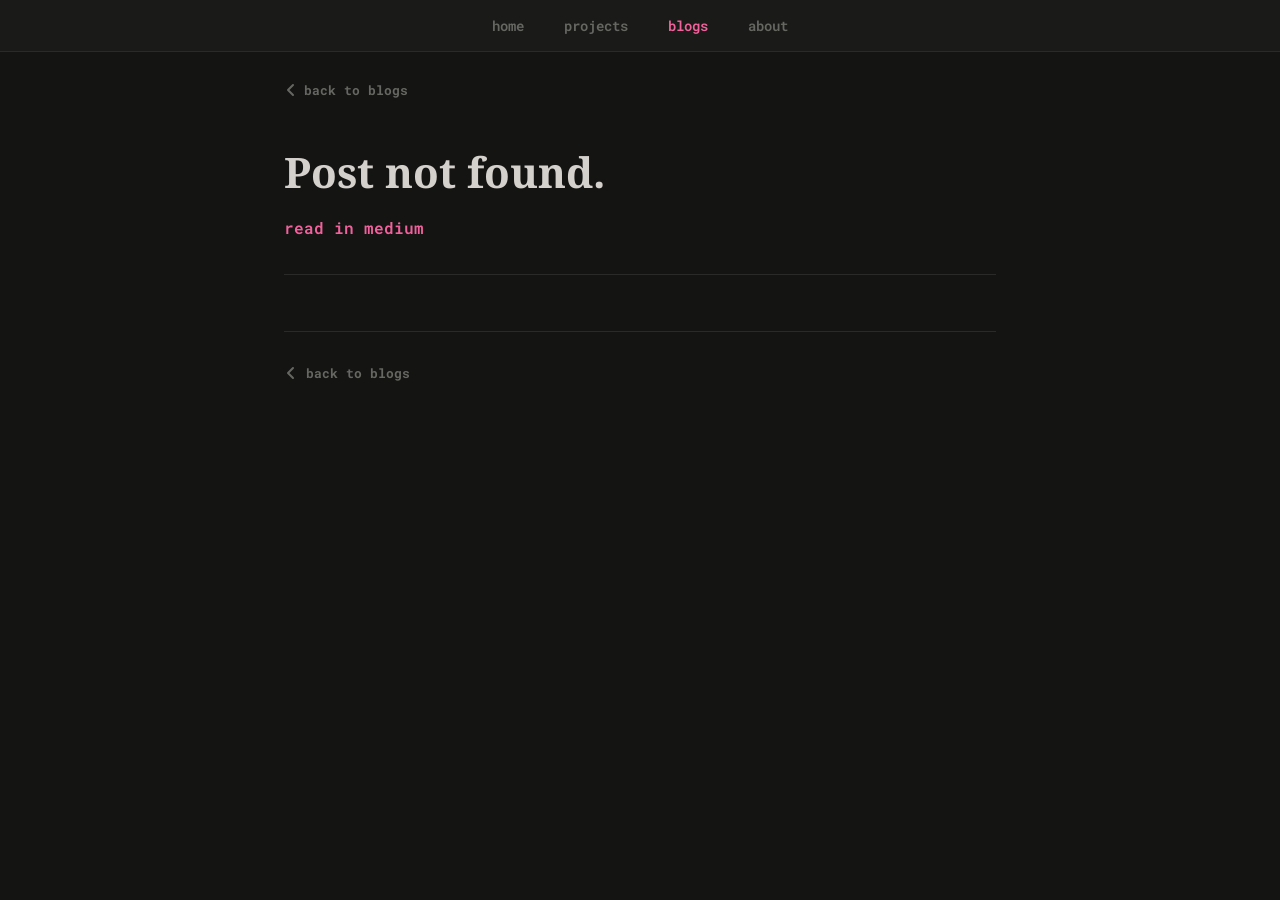
<file: blog.html>
<!DOCTYPE html>
<html lang="en">
<head>
    <meta charset="UTF-8">
    <meta name="viewport" content="width=device-width, initial-scale=1.0">
    <title>blog — nebin</title>
    <link rel="stylesheet" href="styles.css">
    <script src="favicon.js" defer></script>
</head>
<body class="pg-blog">
    <nav class="topbar">
        <a href="index.html">home</a>
        <a href="projects.html">projects</a>
        <a href="blogs.html" class="active">blogs</a>
        <a href="about.html">about</a>
    </nav>

    <div class="page">
        <a class="back-btn" href="blogs.html">
            <svg viewBox="0 0 14 14" fill="none" xmlns="http://www.w3.org/2000/svg">
                <path d="M9 2L4 7L9 12" stroke="currentColor" stroke-width="2" stroke-linecap="round" stroke-linejoin="round"/>
            </svg>
            back to blogs
        </a>

        <div class="blog-header">
            <div class="blog-title" id="blog-title"></div>
            <p class="blog-meta" id="blog-meta"></p>
            <a class="medium-link" id="medium-link" href="#" target="_blank" rel="noopener">read in medium</a>
        </div>

        <div class="divider"></div>

        <div class="blog-content" id="blog-content"></div>

        <div class="blog-nav">
            <a class="nav-btn" href="blogs.html">
                <svg viewBox="0 0 14 14" fill="none" xmlns="http://www.w3.org/2000/svg">
                    <path d="M9 2L4 7L9 12" stroke="currentColor" stroke-width="2" stroke-linecap="round" stroke-linejoin="round"/>
                </svg>
                back to blogs
            </a>
        </div>
    </div>

    <script>
    const POSTS = [
      {
        title: 'The Courage to Not Build',
        date: 'apr 18, 2026',
        read: '3 min read',
        link: 'https://medium.com/@nebinbiju/the-courage-to-not-build-5ab199ae7251',
        subtitle: 'The question is no longer can we build it, but should we.',
        content: `<p>The question is no longer can we build it, but should we.</p>
<figure><img alt="" src="https://cdn-images-1.medium.com/max/1024/1*sJSGpeVGMSJsFWZuvtDUvA.png"></figure>
<p>I am ‘addicted’ to vibe coding and I have been thinking about this a lot lately.</p>
<p>We are living in a moment where building has never been easier and somehow has never felt more questionable.</p>
<p>Not long ago, creating something meaningful in tech required friction. It demanded time, skill, collaboration, and a certain stubbornness to push through limitations. That friction acted like a filter. It forced you to care. It forced you to choose what was worth building.</p>
<p>Now that filter is gone.</p>
<p>With AI, I can spin up an app in hours. I can prototype ideas in minutes. I can generate interfaces, flows, copy, systems, things that once took teams weeks, almost instantly. The barrier to creation has collapsed so dramatically that the act of building itself no longer feels like an achievement. It feels default.</p>
<p>And that is where the discomfort begins.</p>
<p>Because if anything can be built, then what should be built?</p>
<p>I find myself sitting with ideas longer than I used to, not because they are hard to execute, but because execution is no longer the bottleneck. Intention is. Meaning is. Restraint is.</p>
<p>Earlier, I used to ask, can this be built?<br>Now I ask, should this exist at all?</p>
<p>That shift changes everything.</p>
<p>It makes me more skeptical of my own excitement. Just because I can generate a product does not mean it deserves a place in someone's life. Just because I can automate a workflow does not mean it improves anything meaningful. There is a strange emptiness in building for the sake of building, like adding noise to a world already saturated with half useful things.</p>
<p>AI has made creation abundant. But abundance has a cost. Dilution.</p>
<p>When everything is easy to make, attention becomes the scarcest resource. Not time, not code, not talent, attention. And every new thing I build is competing for it. Interrupting it. Demanding it.</p>
<p>So I have to ask myself, am I creating value, or just adding to the clutter?</p>
<p>There is also a deeper, more personal layer to this.</p>
<p>If AI can build almost anything I imagine, then what is my role as a creator?</p>
<p>I am no longer just a builder. I am a curator of intent. A decision maker. A filter. My taste, my judgment, my sense of what matters, that is the real craft now. Not how fast I can make something, but how carefully I choose what not to make.</p>
<p>That is uncomfortable, because it removes the illusion of productivity. I cannot hide behind effort anymore. I cannot justify something just because it was hard to build.</p>
<p>Effort used to equal value. Now it does not.</p>
<p>And maybe that is the real challenge of this era, not capability, but responsibility.</p>
<p>We have unlocked a kind of creative superpower. But like any superpower, it raises a harder question than how, it asks why.</p>
<p>Why this idea?<br>Why now?<br>Why does the world need this?</p>
<p>There is a quiet pressure in the tech world to keep building, keep shipping, keep exploring. But I am starting to feel that the more radical act might be to pause. To not build. To sit with an idea until it proves its worth beyond standards.</p>
<p>So I am trying to redefine what it means to create in this AI native world. Maybe it is less about producing more and more about producing less, but better. More intentional. More sustainable. More human.</p>
<p>Things that do not just work, but actually matter.</p>
<p>I do not have a clean answer yet. Often greater ideas evolve by building an idea. I am still figuring it out.</p>
<p>But I know this.<br><span style="color:#f1629c;">Just because I can build anything does not mean I should.</span></p>
<p>And maybe that is where real creativity begins.</p>`
      },
      {
        title: 'The Ragpicker of Memories',
        date: 'oct 18, 2025',
        read: '2 min read',
        link: 'https://medium.com/@nebinbiju/the-ragpicker-of-memories-da432c426e8f',
        subtitle: 'My scrapbook is my most treasured possession — a quiet companion that holds pieces of every place I\'ve been.',
        content: `<figure><img alt="" src="https://cdn-images-1.medium.com/max/1024/1*zAqV6chwvbQvFhK69tcGnQ.png"><figcaption>Scraps from Australia</figcaption></figure>
<p>My scrapbook is my most treasured possession. It feels like a living part of me, a quiet companion that holds pieces of every place I've been. I often call it 'My Physical Instagram'. But unlike the real one, this has weight, texture, and scent. Every page has its own heartbeat.</p>
<p>I collect scraps wherever I go. Boarding passes, train tickets, beer labels, chocolate wrappers, feathers, bills from cafés where I lingered too long, and anything that can be pasted on a page. Each one carries a story. Together, they form a tapestry of places and moments that shaped me. Every country I visit gets two pages. Somehow, the pages capture the spirit of each place better than any photograph ever could.</p>
<p>My friends sometimes tease me when I pick up things from the ground or keep used paper cups. They find it funny, even a little gross. But I can't help it. For me, collecting these bits feels sacred. It is my way of preserving time, of holding on to moments that might otherwise dissolve.</p>
<figure><img alt="" src="https://cdn-images-1.medium.com/max/1024/1*rj3HCWWonlpt-SxkVgbaBA.png"><figcaption>Scraps from Italy, France, Switzerland, Denmark, Belgium, and the Netherlands</figcaption></figure>
<p>Pasting these scraps is my form of meditation. I never plan what goes where. I simply trust the flow. When the page is full, it somehow feels right, as if the pieces were always meant to find each other. There's a quiet order hidden in the randomness.</p>
<p>Every time I open the book, I am transported. I can almost hear the hum of a city street or smell the ocean breeze from a long-forgotten evening. It is the closest thing I have to time travel. In a world overflowing with terabytes of memories, this book holds the kind of memories that no cloud can contain.</p>
<p>This fragile bundle of stories holds the essence of who I am. One day, I want to sit with my children and show them these pages, to tell them how beauty hides in the smallest things and how even a torn ticket can hold a whole world inside it. These are stories that last, fragments of time I gathered with my own hands. And when the night grows quiet, I will tell them that their ragpicker father once went through life collecting little pieces of it, so that one day, his children could fall asleep to the sound of his memories.</p>
<figure><img alt="" src="https://cdn-images-1.medium.com/max/1024/1*mENWkBkxjCYfJPw3lvZfpA.png"><figcaption>Scraps from Nepal, Indonesia and Thailand.</figcaption></figure>`
      },
      {
        title: 'Who owns what we co-create with AI',
        titleHTML: 'Who owns what we co-create with <span class="keep-case">AI</span>',
        date: 'oct 15, 2025',
        read: '5 min read',
        link: '',
        subtitle: '',
        content: `<p>There is a strange moment that happens when something made with AI feels like yours, but not entirely. It carries your intent, but not your hand. It reflects your taste, but not your labor. In that gap between direction and emergence, the idea of ownership starts to blur.</p>
<p>This is not the first time a tool has unsettled authorship. The camera did it to painting. Sampling did it to music. The printing press did it to knowledge itself.</p>
<p>And yet, AI feels different.</p>
<h2>A Short History of Shifting Ownership</h2>
<p>When photography emerged in the nineteenth century, painters feared irrelevance. If a machine could capture reality, what did that make the painter? Over time, photography did not replace painting, it reframed it. Painting moved toward interpretation, abstraction, and expression. Ownership shifted from what is depicted to how it is seen.</p>
<p>Later, in music, sampling blurred originality. Hip hop producers built entire sonic worlds from fragments of existing work. Courts wrestled with it, and artists defended it. Was it theft or transformation? The answer depended on where you stood.</p>
<p>Even earlier, the printing press disrupted ownership of ideas. Knowledge was no longer scarce or controlled by a few scribes. It became reproducible, distributable, and harder to own in a singular sense.</p>
<p>Each time, a tool expanded creative possibility, and destabilized the idea of authorship.</p>
<p>AI feels like the next rupture.</p>
<h2>The Case for Human Ownership</h2>
<p>One argument is simple, AI is a tool, and tools do not own things, people do.</p>
<p>Even if the output is generated, the human still plays a defining role. They frame the problem, write the prompt, and shape the outcome through selection and refinement. Ownership, in this view, comes from intentionality rather than execution. The artifact reflects direction, not just production.</p>
<p>There is also accountability. If something goes wrong, whether it is plagiarism, harm, or misinformation, it is the human who is held responsible. Ownership, then, is tied to responsibility. You cannot outsource blame and still claim authorship.</p>
<p>But this argument starts to strain when the human role becomes thinner, when prompting becomes vague, and the system fills in most of the substance. At what point does direction become too minimal to justify ownership?</p>
<h2>The Case for Machine Ownership, or at Least Non Human Authorship</h2>
<p>This is where things get uncomfortable.</p>
<p>AI systems do not just execute, they interpret, recombine, and generate in ways that are not always predictable. They are trained on vast corpora of human created data, absorbing patterns, styles, and structures.</p>
<p>So if an artifact emerges from three conditions, it complicates the idea of human ownership:</p>
<p>It draws from millions of prior human works. It relies on statistical inference across that data. It involves generation beyond precise human control.</p>
<p>Calling such an output purely human owned starts to feel incomplete.</p>
<p>Some might argue that the artifact is not owned in the traditional sense at all. It is more like an emergent output of a system, less an authored piece, more a computed one. Others push the idea further. If AI systems become more autonomous, more agent like, do we eventually attribute a form of authorship to them? Not legal personhood, perhaps, but conceptual authorship.</p>
<p>That idea feels premature today, but not entirely dismissible.</p>
<h2>The Hidden Layer, The Dataset</h2>
<p>There is another layer that complicates everything, the data.</p>
<p>AI outputs are shaped by the work of countless unseen contributors, artists, writers, and designers, whose creations were used in training. Their fingerprints are everywhere, yet invisible.</p>
<p>Ownership, then, begins to fragment. It could belong to the person who prompted it, the company that built the model, or the millions whose work made the system possible. It starts to look less like a single point, and more like a network.</p>
<h2>Ownership as Curation</h2>
<p>Maybe the question itself needs to shift.</p>
<p>Instead of asking who owns this, it becomes a quieter question, who curated this into existence?</p>
<p>Creation, in this sense, moves from making to selecting, guiding, and shaping. The artifact is less authored, and more assembled through interaction. The value is not in the raw generation, but in the taste applied afterward.</p>
<p>But even that raises a doubt. Is curation enough to claim ownership, or is it closer to editing something that was never fully yours to begin with?</p>
<h2>Where This Leaves Me</h2>
<p>There is no clean answer here.</p>
<p>Part of the instinct is to hold onto human ownership, because it anchors accountability, identity, and meaning. Another part sees authorship dissolving into something more fluid, where ownership is not binary, but layered, shared, and maybe even temporary.</p>
<p>And maybe that is the shift. Not from human to machine ownership, but from ownership to participation.</p>
<p>We are no longer just creators, we are collaborators in systems we do not fully control. And the artifact sits somewhere in between, part intention, part computation, part history.</p>
<p>It leaves the question open, not unresolved, but still unfolding.</p>`
      },
      {
        title: 'Beyond the Heights',
        date: 'oct 14, 2025',
        read: '1 min read',
        link: 'https://medium.com/@nebinbiju/beyond-the-heights-df25c3776400',
        subtitle: 'My journey to Everest Base Camp — a trek that challenged both body and spirit.',
        content: `<figure><img alt="" src="https://cdn-images-1.medium.com/max/1024/1*LxlS5CuGkEnQnQ1PgWDv4w.png"></figure>
<blockquote>My journey to Everest Base Camp, a trek that challenged both body and spirit. Amidst freezing nights, stunning vistas, and relentless climbs, I discovered strength through friendship, inspiration in the Sherpas' quiet endurance, and peace in the humbling presence of Everest. It's a story of hardship, laughter, and the stillness that follows reaching the summit.</blockquote>
<p>Where the air thins and silence hums with grace,<br>We walked through clouds to find our place.<br>Each step a test, each breath a climb,<br>In the land where earth and heaven rhyme.</p>
<p>The mountains loomed, both cruel and kind,<br>They stripped the body, strengthened the mind.<br>Through aching limbs and hearts that burned,<br>We learned the truths that can't be learned.</p>
<p>Friendships bloomed in the cold, thin air,<br>In laughter, in songs, in the food we'd share.<br>We played our games beneath the stars,<br>Dreams felt close, though home was far.</p>
<p>Sherpas, lungs of steel, spirits untamed,<br>Their quiet strength could not be named.<br>They bore the weight we could not bear,<br>With humble hearts and steady care.</p>
<p>At dawn, the sun kissed Everest's crown,<br>The world stood still, and we laid burdens down.<br>Pure bliss and emptiness intertwined,<br>A quiet peace within the mind.</p>
<p>For here the mountains tested my soul,<br>Yet filled the cracks to make me whole.<br>Memories etched, forever to stay<br>I left a piece of me along the way.</p>`
      },
      {
        title: 'Designing for remediation',
        date: 'jun 8, 2025',
        read: '4 min read',
        link: '',
        subtitle: '',
        content: `<p>In data migration, failure is not an edge case. It is part of the journey. Systems clash, formats mismatch, permissions fail, networks drop. The real experience is not defined by success paths alone, but by how gracefully we handle what goes wrong.</p>
<p>Over two years of successfully designing remediation experiences for large scale data migration at Atlassian, these nine principles emerged not as theory, but as survival tools. Each one exists because something broke and needed to be fixed better.</p>
<h2>1. Clarity above all</h2>
<p>When something fails, confusion makes it worse.</p>
<p>A good remediation experience answers three things instantly:</p>
<p>· What went wrong<br>· Why it happened<br>· What can be done next</p>
<p>Example: Instead of saying "Migration failed due to error code 504," say "Connection to the source server timed out. Check network stability or retry."</p>
<p>Clarity reduces panic. It gives users control.</p>
<h2>2. Guided, not dumped</h2>
<p>Do not throw logs at users and expect them to figure it out.</p>
<p>Guide them step by step. Break the fix into actions, not information.</p>
<p>Example: Instead of showing a long error log, provide:</p>
<p>· Step 1: Reconnect your account<br>· Step 2: Revalidate permissions<br>· Step 3: Retry migration</p>
<p>Guidance turns complexity into progress.</p>
<h2>3. Visibility of progress</h2>
<p>Fixing errors is a process. Users need to see movement.</p>
<p>If nothing appears to change, they assume nothing is working.</p>
<p>Example: Show stages like "Scanning issues → Fixing permissions → Retrying failed items"</p>
<p>Even partial progress builds trust. Silence kills it.</p>
<h2>4. Error prevention before error recovery</h2>
<p>The best remediation is the one you never need.</p>
<p>Anticipate common failures and stop them early.</p>
<p>Example: Before migration starts:</p>
<p>· Validate file types<br>· Check storage limits<br>· Flag permission gaps</p>
<p>Catching issues upfront is cheaper than fixing them later.</p>
<h2>5. Reassurance and empathy</h2>
<p>Errors create anxiety. Especially when data is involved.</p>
<p>The system should acknowledge that.</p>
<p>Example: Instead of "Migration failed," say "Some items couldn't be migrated, but your existing data is safe. Let's fix the remaining issues."</p>
<p>This is not about being soft. It is about reducing fear so users can act.</p>
<h2>6. Flexibility for different skill levels</h2>
<p>Not every user is technical. Not every user is non technical.</p>
<p>Design for both.</p>
<p>· Basic view: "Fix permissions by reconnecting your account"<br>· Advanced view: Detailed logs, IDs, API responses</p>
<p>Give depth without forcing it.</p>
<h2>7. Immediate help access</h2>
<p>When users are stuck, help should not be a scavenger hunt.</p>
<p>Support should exist within the flow, not outside it.</p>
<p>· Inline help links<br>· "Contact support with this error attached"<br>· Suggested fixes directly in context</p>
<p>The faster users find help, the faster they recover.</p>
<h2>8. Contextual awareness</h2>
<p>Errors should not exist in isolation. They belong to a specific action, file, or step.</p>
<p>Surface errors where they happen.</p>
<p>Example: If a specific file fails due to size limits, show the error next to that file, not as a generic message at the top.</p>
<p>Context reduces cognitive load. Users should not have to connect dots manually.</p>
<h2>9. Learning from the experience</h2>
<p>Every error is a signal. Systems should evolve from it.</p>
<p>Remediation is not just fixing now, but improving the future.</p>
<p>Example: If many users fail due to permission issues:</p>
<p>· System learns from the mistake<br>· Improve onboarding guidance<br>· Suggest smarter contextual defaults</p>
<p>Good remediation systems get better over time.</p>
<h2>Closing thought</h2>
<p>Success flows are predictable. Failure is where trust is earned.</p>
<p>A well designed remediation experience does not just fix problems. It teaches, reassures, guides, and evolves.</p>
<p>And in complex systems like data migration, that is the difference between frustration and confidence.</p>`
      },
      {
        title: 'Cheering the Champions',
        date: 'may 24, 2025',
        read: '3 min read',
        link: 'https://medium.com/@nebinbiju/cheering-the-champions-5252615df9ed',
        subtitle: 'A dream come true for a normal lad: watching his club play for the first time. Liverpool vs West Ham, 13 April 2025, Anfield.',
        content: `<figure><img alt="" src="https://cdn-images-1.medium.com/max/1024/1*9FKscluCQk4NkWNsxdFTPQ.jpeg"></figure>
<p>It was a sunny afternoon when I stepped off the city bus at the edge of Stanley Park, heart pounding with excitement. With the chanting crowd pulling me along, I walked a few hundred steps into the park and there it was, slowly revealing itself behind the trees — the mighty fortress of the Reds: Anfield.</p>
<p>The air was electric, the songs, the sea of red, the fanzone celebrations, reds of all ages with loads of passion, everything I had dreamt of, now happening right before my eyes. After soaking in every sight and sound around the stadium, I made my way to find: L9 — Row 16 — Seat 248. As I walked through the tunnel, the lush green of the Anfield turf unveiled itself, and without thinking, I shrieked with pure excitement, something so unlike me but in that moment, it was all heart.</p>
<p>Seated close to the Kop end, near the corner flag facing Sir Kenny Dalglish Stand, I watched Alisson and Kelleher practicing with the goalkeeping coaches. On the other half, the West Ham players warmed up, Paquetá catching my eye with his silky touches. Then all of a sudden, standing tall, leading the charge came our captain, Virgil van Dijk, screaming with passion as he led the team onto the pitch. Rondos, sprints, laughs, the stage was being set.</p>
<p>The stadium started to fill. Five minutes to kickoff, the players lined up. But my attention was elsewhere. The moment I had dreamt of: "You'll Never Walk Alone."<br>The entire stadium roared it together. Arms raised, scarves high, voices unified and there I stood, in tears. Overwhelmed. Grateful. Home.</p>
<p>At 14:00, after observing a period of silence for the Hillsborough tragedy, referee Andy Madley blew the whistle. And from the first touch, the atmosphere was electric. Every move from our players was cheered on by a fully packed Anfield. I had never experienced cheers so rhythmic and passion so relentless.</p>
<figure><img alt="" src="https://cdn-images-1.medium.com/max/1024/1*pg3EUgEpMVwhzzf2LtJyeQ.png"></figure>
<p>It was Mohamed Salah, newly signed and shining, who delivered a magical turn, ran down the wing, and set up Luis Díaz for the opener. A moment that etched Salah into Premier League history, setting another record — of 45 goal involvements in a 38 game season. I roared till my voice cracked.</p>
<p>But football writes its own dramas. An own goal by Andy Robertson silenced us briefly. My heart sank. But Anfield refused to let the sadness linger. The Kop roared louder and prouder. We believed. We always believe.</p>
<p>And then it happened. Captain Clutch, Virgil van Dijk redeemed the error with an 89th-minute header from a Mac Allister corner.<br>2–1, Liverpool!</p>
<p>I somehow caught the goal on my phone, hands trembling, eyes wide, heart thundering.</p>
<p>As the final whistle blew, we were victorious. Three more points closer to the dream. Arne Slot came down, arms wide, waving to us — the fans, the heartbeat of the club, the twelfth men.</p>
<figure><img alt="" src="https://cdn-images-1.medium.com/max/1024/1*RHntu2ysFcyheVem-zSjNQ.jpeg"></figure>
<p>The stewards gently asked us to leave after 15 minutes, but I stood there motionless. Breathing in the magic. I didn't want it to end. I didn't want to leave.</p>
<p>And now, as I write this, we are the Premier League Champions. Tearing up, the chants still reverberating in my ears. I am forever grateful to have witnessed this top team, this family, in all its glory.</p>
<p>You'll Never Walk Alone, Luv.</p>
<figure><img alt="" src="https://cdn-images-1.medium.com/max/1024/1*sDuUPAFu-emeKLWgGNsgeQ.png"></figure>`
      },
      {
        title: 'Mesmerizing Andamans',
        titleHTML: 'Mesmerizing <span class="keep-case">Andamans</span>',
        date: 'jan 21, 2023',
        read: '5 min read',
        link: 'https://medium.com/@nebinbiju/mesmerizing-andamans-b1e63da1f363',
        subtitle: 'It was my constant urge to try scuba diving that took me to the Andaman islands. The real gem is hidden underwater — colorful, glowing, magnificent corals supporting thousands of marine life.',
        content: `<blockquote>"The most single revelatory three minutes for me was the first time I put on a scuba gear and dived on a coral reef." — David Attenborough</blockquote>
<figure><img alt="" src="https://cdn-images-1.medium.com/max/645/1*hLi4ky6S6TA5K0EQ6zDAag.jpeg"><figcaption>My reaction to the above-mentioned quote by David Attenborough</figcaption></figure>
<p>It was my constant urge to try out scuba diving that motivated me to plan a trip to the Andaman islands. Located about 1000 km from the Indian mainland, the union territory attracts tourists from all over the world with its beautiful white sand beaches, mangroves, and thick tropical rainforest. But, trust me, the real gem is hidden underwater; the colorful, glowing, magnificent corals supporting thousands of marine life. A world of its own!</p>
<p>The news about the cyclone that developed in the Bay of Bengal on Sunday was dimming my hopes. I landed at the airport on Monday at noon and I spent a day at Port Blair. The sky was gloomy. It was raining heavily. The Tuesday ferry ride, after a lot of waiting, to Havelock island was a roller coaster ride. Infamously called the 'puke fest' by the locals, most of the travelers threw up when the boat sailed against the wrath of the wind. It was at Havelock island that I registered for my scuba diving. I dropped my bag at the hotel and went ahead to check with the diving organization. Sad news from there. All water activities had been shut down by the government for the day due to bad weather. With the present situation, diving on Thursday morning seemed slim. After canceling the scuba in Havelock, I half-heartedly took the next day's ferry to Niel island.</p>
<figure><img alt="" src="https://cdn-images-1.medium.com/max/1024/1*CII5hJluBBMMg5R-sLOmww.png"><figcaption>Snaps from Havelock Island</figcaption></figure>
<p>Niel island was welcoming. I directly headed to the scuba diving center there and asked "Hey, do you think I can dive tomorrow?". The answer I got took my excitement to another level. The wind has receded and things were getting better. "Come by 5:30 am tomorrow, sharp!" said Vikas, my instructor for the dive. Well, that was smooth.</p>
<p>I had a mini tour of the island that afternoon. There I saw the 'Nemo fish', 'natural bridge', seaweeds, different kinds of sea cucumbers, oysters, and colorful corals and witnessed the sunset of a lifetime at the Laxmanpur beach.</p>
<figure><img alt="" src="https://cdn-images-1.medium.com/max/1024/1*nXqNo9sherUNQccV7nB15g.png"><figcaption>Snaps from Niel Island</figcaption></figure>
<p>It was 5:20 am Friday morning. I was ready and prepared with the learning materials given before. "How are you feeling?" asked Vikas. "Excited!" I said. Without wasting any time we geared up and headed to the shallow water training. Vikas was educating me on the basics of scuba diving while we were walking to the beach but my mind wandered looking at the blue sea and fixing my GoPro settings. "The weather looks great today, you're lucky," said Vikas. That added to my excitement. We did the shallow water training. Though I faced some issues with some techniques, Vikas said that I was good to go deep now. I struggled to keep the water out of my goggles. One has to lift it slightly up and breathe out through the nose to expel the excess water. "Will we come up to the surface at times?" I asked Vikas expecting a positive reply. "No" he replied. Anxious few seconds. How will I expel the excess water? Am I going to be underwater for the next hour? What will happen when the cylinder goes out of Oxygen? Thoughts like these bothered me. I was clueless. But I trusted Vikas with my life. We got in the boat and headed to the diving site.</p>
<p>"Hold one hand on your chest and the other on your nose pad and dive backward," he said. Gauging all my confidence, I did what he said. No sense of direction and vision for a while. Anxious few seconds again. The next thing I saw was Vikas holding me upright in the middle of the large blue water body. "All good?" he asked. I reacted with my thumb up (though I was doubtful inside).</p>
<p>I slowly dipped my head underwater. "My god!" I said to myself. I expected the vision to be blurry but that was not the case. The morning sun was showing me a new world; a colorful one! Vikas directed me to go down holding the rope. I continued to struggle to keep the water out of my goggles which Vikas was helping me with at regular intervals. But that was not the worst part. The pressure underwater was getting worse. The coping technique was to hold our nose and mouth and try pushing air through the ears. It was working. Gradually we both reached the sea bed. Vikas asked me to turn around.</p>
<figure><img alt="" src="https://cdn-images-1.medium.com/max/1024/1*ImPqNF9SmV7GV7HIwjZtLA.png"><figcaption>Vikas and I</figcaption></figure>
<p>The scene was mesmerizing! Schools of colorful fishes swam happily over a large patch of colorful coral reefs. The sunlight sliding through the water made everything glow. I was excited and was in a dilemma. How would I capture all these in my GoPro? Should I just ignore photos and just observe the real beauty? Vikas helped me get closer to the corals. Fishes of different colors and shapes and sizes. Corals of different colors and shapes and sizes. It was exactly the same as what I used to see on Animal Planet and Discovery channels. I observed patiently and tried to immerse myself in being a part of the sophisticated world. I saw a few fish looking at me and smiling. I smiled back at them as well. I clicked pictures. Captured some scenes in my mind. I was meditating.</p>
<p>I totally lost track of time and space. I was woken up from my dream by Vikas showing me my oxygen meter. It was time to go up. The pressure change was still troubling me. Within minutes, I was near the boat and the crew helped me get inside.</p>
<figure><img alt="" src="https://cdn-images-1.medium.com/max/1024/1*lCa5IAbARq4lwJK0uMmh6w.jpeg"><figcaption>The scene</figcaption></figure>
<p>"How was it?" asked Vikas. I took off my goggles, nodded, and looked at the empty sea to the horizon.</p>`
      },
      {
        title: 'Shades of 2022',
        date: 'dec 13, 2022',
        read: '1 min read',
        link: 'https://medium.com/@nebinbiju/shades-of-2022-160139e53bd4',
        subtitle: 'From mountains to valleys to forests to deserts to backwaters to beaches to islands — a well-explored year.',
        content: `<p>It's almost the end of 2022, and I feel I had a well-explored year. From mountains to valleys to forests to deserts to backwaters to beaches to islands, I was fortunate to experience different shades of my country.</p>
<p>Here are my top 10 POVs of 2022.</p>
<figure><img alt="" src="https://cdn-images-1.medium.com/max/1024/1*eRDao-z8QDwlnb8jeS2QBg.jpeg"><figcaption>Kayaking at Kochi, Kerala</figcaption></figure>
<figure><img alt="" src="https://cdn-images-1.medium.com/max/1024/1*vrW3DBPs9AH3wAms_nrXEw.jpeg"><figcaption>Camel Riding at Thar Desert, Rajasthan</figcaption></figure>
<figure><img alt="" src="https://cdn-images-1.medium.com/max/1024/1*OBSM_E0UFQ2Hic8STs11Jg.jpeg"><figcaption>Morning Tea at Chikmagalur, Karnataka</figcaption></figure>
<figure><img alt="" src="https://cdn-images-1.medium.com/max/1024/1*WD6Yv7VK8qluC9V5MxWFjw.jpeg"><figcaption>Motorcycling at Lahaul Valley, Himachal Pradesh</figcaption></figure>
<figure><img alt="" src="https://cdn-images-1.medium.com/max/1024/1*ns0h_SPHyGy8n3hKy4T12A.jpeg"><figcaption>Diving at Niel Island, Andaman and Nicobar Islands</figcaption></figure>
<figure><img alt="" src="https://cdn-images-1.medium.com/max/1024/1*yBjqjad8a3MGpA5z-TA8jA.jpeg"><figcaption>Camping at Chilapada, Uttarakhand</figcaption></figure>
<figure><img alt="" src="https://cdn-images-1.medium.com/max/1024/1*MIbVRKXkYt3pNYq19lGbvg.png"><figcaption>Beating Retreat Ceremony at Attari-Wagah border, Punjab</figcaption></figure>
<figure><img alt="" src="https://cdn-images-1.medium.com/max/1024/1*pwac7XZT_vEaFA6XatIiQA.jpeg"><figcaption>Chilling at Anjuna Beach, Goa</figcaption></figure>
<figure><img alt="" src="https://cdn-images-1.medium.com/max/1024/1*jkiT0glJRq_LNIk7mTWIXA.jpeg"><figcaption>Convocation at IIT Bombay, Maharashtra</figcaption></figure>
<figure><img alt="" src="https://cdn-images-1.medium.com/max/1024/1*1tqq8zBp5JP1Ew4Mi09pYQ.png"><figcaption>Cruising at Dhanushkodi, Tamil Nadu</figcaption></figure>
<p>Thank you!</p>`
      },
      {
        title: 'A Boho Weekend',
        date: 'jun 12, 2022',
        read: '1 min read',
        link: 'https://medium.com/@nebinbiju/a-boho-weekend-88ecfab60cc2',
        subtitle: 'Varkala — cafes on the cliffs, colorful shops, friendly people from all over the globe, and a scenic view of the Arabian Sea. The boho beach of Kerala.',
        content: `<p>Varkala, holding beautiful cafes, colorful shops, and welcoming stays on her cliffs was undoubtedly an amazing weekend getaway for me. With friendly people from all over the globe, vibrant clothing, music of all kinds, diverse foods, and a scenic view of the Arabian Sea, Varkala is indeed one of a kind. The boho beach for Kerala!</p>
<p>The weekend trip was not just refreshing, it was a chance for me to meet my closest batchmates after years. Sharing stories from the first year of college to career conversations to fun games, the weekend was memorable too!</p>
<figure><img alt="" src="https://cdn-images-1.medium.com/max/828/1*3bP-oGzdtslGQ5FSxH0otA.jpeg"></figure>
<figure><img alt="" src="https://cdn-images-1.medium.com/max/1024/1*-kmGOBVK7lje8UMDDodu7Q.png"></figure>`
      },
      {
        title: "Nebin's Creative Refresh Day",
        date: 'jun 7, 2022',
        read: '1 min read',
        link: 'https://medium.com/@nebinbiju/nebins-creative-refresh-day-c944b9497a46',
        subtitle: 'How does it feel when your company gives you a day off, asks you to do whatever you like, and sponsors it? At Atlassian we had Creative Refresh days.',
        content: `<p>How does it feel when the company you work for gives you a day off and <em>asks</em> you to do whatever you feel like and sponsor for the same. <strong>Sounds cool right!</strong></p>
<p>In Atlassian, we have Creative Refresh days to rejuvenate ourselves from the usual workdays. It really worked in my favor. It definitely was a break to refresh, but it also helped me revisit and play with one of my long-lost childhood hobbies — <strong>making cardboard models.</strong></p>
<p>Thanks a lot, Atlassian for this initiative. Here's what I did. I made a mini R2-D2.</p>
<figure><img alt="" src="https://cdn-images-1.medium.com/max/842/1*hHkxFO0sv9y9eyb9GaUplw.png"></figure>
<p><em>Inserting Star Wars soundtrack.</em></p>
<figure><img alt="" src="https://cdn-images-1.medium.com/max/480/1*WRqzqQ0840JxAWkpTe8_3g.gif"></figure>`
      },
      {
        title: 'Biomimicry in Generative AI',
        titleHTML: 'Biomimicry in Generative <span class="keep-case">AI</span>',
        date: 'may 16, 2026',
        read: '3 min read',
        link: 'https://medium.com/@nebinbiju/biomimicry-in-generative-ai-7d476e95a4e8',
        subtitle: 'Generative AI is arguably one of the most sophisticated acts of biomimicry humanity has ever attempted.',
        content: `<figure><img alt="Biological structures and patterns" src="images/Blogs/AI_and_bimomicry.png"><figcaption>Photo by Bioscience Image Library by Fayette Reynolds on Unsplash</figcaption></figure>
<p>For as long as I can remember, nature has been my first reference point. Before sketching a design, before mapping out a process, before solving a problem, I find myself asking: <em>has nature already solved this?</em> More often than not, it has. Biomimicry isn't just a methodology for me. It's closer to a lens through which I try and see things. The plug-and-remove mechanism of bur seeds in a velcro tape. The spiral of a nautilus shell in a staircase. The branching of a river delta in a supply chain. Nature, for me, is the most refined engineer that ever existed and it is iterating over billions of years, discarding what fails, perfecting what works.</p>
<p>And behind every one of nature's designs is a process. That process is evolution. Evolution is not just the backstory of life on earth. It is nature's engine of creation. It does not follow a blueprint. It generates endless variation, tests each one against reality, and ruthlessly eliminates what does not survive. It is not clean or linear. For every elegant solution it has produced, there are countless extinct experiments that reached dead ends, overbuilt structures or species that simply could not adapt. Evolution is, at its heart, a generative process. Brilliant, patient, and imperfect all at once.</p>
<p>Then came generative AI. It is a class of artificial intelligence that learns patterns from existing data and generates new content. It almost consumed my workflow lately. I use it abundantly for thinking, creating, designing and coding. And the more I used it, the question kept surfacing: <em>is there something familiar here?</em> I found myself doing what I always do. Try and find a pattern and trace it back to nature.</p>
<p>Generative AI at its core is an act of biomimicry. Neural networks, the very foundation of LLMs and AI models are directly modeled on the human brain. The most sophisticated evolution nature has ever produced. The way LLMs learn, layer by layer, weight by weight, echo the way biological neural connections strengthen through experience. Evolutionary algorithms used in training AI mirror natural selection with striking precision. They generate variation, test fitness, discard what fails, evolve what survives. Even the emergent intelligence of these models, the way understanding arises not from explicit instruction but from exposure and iteration, is precisely how evolution builds complexity. There was no instruction manual for the eye. There is no instruction manual for LLMs unless specified. Both emerged from the same fundamental logic: iterate, select and improve.</p>
<p>And like evolution, generative AI is brilliant but imperfect. Evolution produced dead ends, extinct species, and designs that failed spectacularly before something better emerged. LLMs hallucinate. They generate answers with total confidence that are entirely wrong. It is the silicon echo of an evolutionary dead end. A generative process so optimized for pattern and output that it sometimes produces plausibly, without producing accurately. Both are inevitable in running a generative system at scale. Imperfection is not a flaw in the design rather a feature of the process.</p>
<p><span style="color:#f1629c;">Generative AI is arguably one of the most sophisticated acts of biomimicry humanity has ever attempted.</span> We looked at the brain and tried to rebuild it in silicon. We borrowed not just the structure, but the process. And in doing so, we inherited both the brilliance and the flaws.</p>
<p>And now that same AI is turning back towards nature. Tools like AlphaFold use generative principles to predict protein structures. Designers use AI to scan thousands of biological forms and extract structural logic for architecture and materials. Nature inspired AI, and the AI is now helping us understand nature better.</p>
<p>For me, realizing this felt less like a discovery and more like a confirmation. And perhaps that is the oldest truth of all. Nature has always had the answer. Long before we had the words for intelligence, creativity, or design, nature was already practicing all three quietly and patiently.</p>`
  },
  {
    title: 'Before chasing dreams',
    date: 'aug 5, 2026',
    read: '5 min read',
    link: 'https://medium.com/@nebinbiju/before-chasing-dreams-b92d48dfb202',
    subtitle: 'What did I love before chasing dreams entered the conversation?',
    content: `<p>As far as I can remember, the first thing I ever drew was a cow.</p>
<p>Not because cows fascinated me, but because they were a familiar sight. They wandered through our neighbourhood, grazing lazily by the roadside. So when my dad handed me a pencil and a sheet of paper, it felt only natural that my little brain drew a cow.</p>
<figure><img alt="" src="https://cdn-images-1.medium.com/max/1024/0*xacg7QsMC6NaGC7O.png"><figcaption>My first art exhibition ft. 5 year old me</figcaption></figure>
<p>I don’t remember learning how to draw. My parents often tell me that I was always drawing from a very young age. To me, it simply felt like something I had always done. Every blank sheet of paper was an invitation. I filled it with my favourite cartoon characters, cricket players, superheroes, houses that obeyed none of the laws of architecture, and sceneries where the laws of physics stepped aside for imagination. I drew almost everything I saw.</p>
<p>Sometimes, it wasn’t even about the drawings. I still remember the smell of a freshly opened Camlin crayon box. The familiar red-and-black Nataraj pencils, with bite marks on the end, growing shorter every week. Fruity erasers that smelled far better than they erased. Those weren’t just pieces of stationery; they were companions to countless afternoons spent on the cool floor of our house, drawing until my mom called me for dinner. Somewhere at home, my dad has preserved almost every drawing I made as a child. Hundreds of them. Maybe even thousands. Every now and then, he’ll casually mention that they’re still there, tucked away safely on the top shelf of our old house. I haven’t looked through them in years, but I find comfort in knowing they exist.</p>
<p>Growing up in an Indian middle-class household, however, came with a familiar script. Do well in school. Score good marks. Build a career. Slowly drawings became homework. Homework became marks. Marks became entrance examinations. Entrance examinations became college. College became placements. Placements became work. Before I knew it, life had become calendars, deadlines, meetings, promotions and an endless list of things to accomplish. Nobody ever asked me to stop drawing. Life simply became ‘louder’.</p>
<p>Today, I’m fortunate to work as a digital product designer. It’s a career many young middle-class Indians dream of, and one I’m deeply grateful for. I spend most of my waking hours in front of a laptop, designing experiences that millions of people interact with. My days are filled with pixels, prototypes, AI, user journeys, design systems and endless iterations. I genuinely love what I do. But somewhere along the way, I realised that almost everything in my life had become intangible. Ideas lived in Miro boards. Conversations happened through chatbots. Designs lived inside Figma. Somewhere beneath all of that, I was becoming increasingly disconnected not from my work, but from the physical act of creating with hands, which made me who I am.</p>
<p>Last year, during a visit to my childhood home, I happened to come across the bundle of drawings my dad had carefully preserved. Holding those faded sheets of paper transported me back in the memory lane, some instances I vividely remember. The drawings looked so original, honest, curious and unfiltered. That evening, while sitting alone, I found myself asking a question.</p>
<p><strong><em>What did I love before chasing dreams entered the conversation?</em></strong></p>
<p>The answer came almost immediately; creating, drawing, painting.</p>
<p>So, I bought a sketchbook. Oddly enough, the hardest part wasn’t drawing. It was beginning. I stared at the first blank page for what felt like forever. I made a sketch. It didn’t feel good enough. I tore the page out. I tried again. Another page gone. I repeated that more times than I’d like to admit. There were even moments when I bought a brand-new sketchbook and left it untouched for weeks because I couldn’t think of the “right” drawing to begin with.</p>
<p>Looking back, I realise I wasn’t struggling with drawing. I was struggling with perfection. The child in me looked outside and drew whatever happened to be there: a cow, my tricycle at the verandah, a mango tree with mangoes the size of a jackfruit. The adult in me searched for the perfect subject, the perfect composition and the perfect reference before allowing myself to begin.</p>
<p>When I realised this eventually, I stopped tearing pages. I went ahead with what came to my head. One page after other, reluctantly intitially. I also made it a point not to erase anything. Oh God, that took some courage and I’m not kidding. Especially when you’re so used to living in a world of command + Z. It was funny to realise how much I had changed. After a month of sketching consistently, I flipped back through the pages. The feeling was almost the same as when I looked at my childhood drawings. There was something deeply original and human about creating with my hands in a world increasingly shaped by AI. For the first time in a long while, I felt less like someone shipping work and more like a creator. I began experimenting with different styles, different mediums, and different compositions. Sometimes I even found myself weaving little stories around my sketches. Sketching has quietly changed the way I experience everyday life. I notice the way evening light slips across a wall with more attention. The veins on a leaf. The shadows beneath a bridge. The wrinkles on an old face. The reflection of buildings after the rain. Things that have always existed now ask me to pause long enough to truly see them.</p>
<figure><img alt="" src="https://cdn-images-1.medium.com/max/1024/1*ZXObKA84bIyw0Qx4BhMyiA.png"><figcaption>A glimpse into my sketchbooks</figcaption></figure>
<p>Sketchbooking now is way to remind myself that while my work may live in pixels, my life shouldn’t exist only through them. It helps me slow down. It clears my mind. It makes me more observant. Most importantly, it makes me more <em>me</em>.</p>
<p>But I think the real answer is much simpler. I think, every sketch is my quiet attempt to become a little more like the boy who drew cows simply because they were there. To be curious before being critical. To notice before analysing. To make before judging. To choose wonder over perfection.</p>
<p>I’m grateful my dad saved those old drawings. He was unknowingly preserving a path for me to find balance in this fast moving world.</p>
<figure><img alt="" src="https://cdn-images-1.medium.com/max/1024/1*IbaPjrwCpxc5o3RAizQHXQ.jpeg"><figcaption>My most recent cow sketch</figcaption></figure>`
      }
    ];

    const params = new URLSearchParams(window.location.search);
    const id = parseInt(params.get('id'), 10);
    const post = POSTS[id];

    if (!post) {
      document.querySelector('.blog-title').textContent = 'post not found.';
    } else {
      document.title = 'Nebin Biju';
      const titleEl = document.getElementById('blog-title');
      if (post.titleHTML) {
        titleEl.innerHTML = post.titleHTML;
      } else {
        titleEl.textContent = post.title;
      }
      document.getElementById('blog-content').innerHTML = post.content;
      const mediumEl = document.getElementById('medium-link');
      if (post.link) {
        mediumEl.href = post.link;
      } else {
        mediumEl.style.display = 'none';
      }

      document.getElementById('blog-meta').textContent = `${post.date} . ${post.read}`;
    }
    </script>
</body>
</html>
</file>
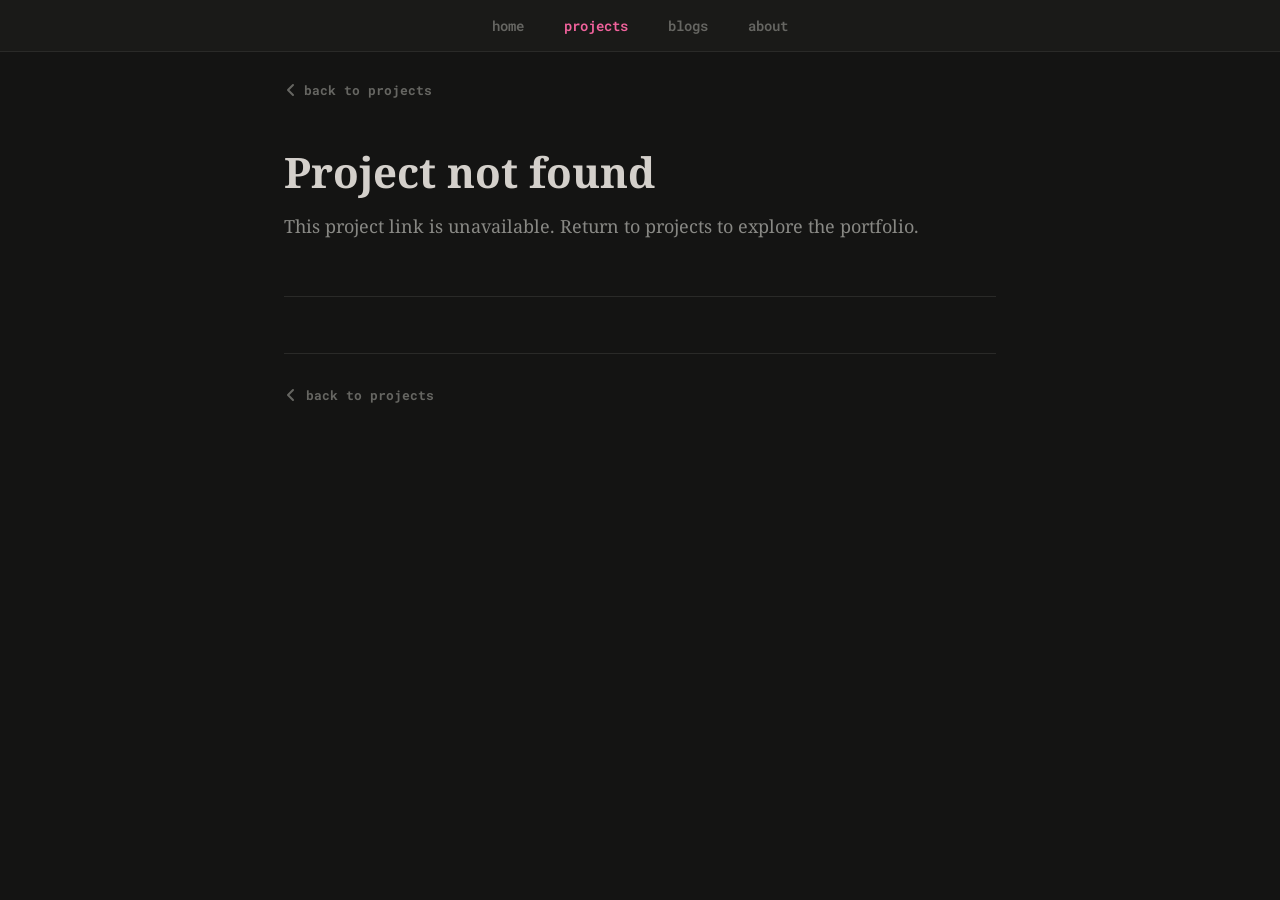
<file: project.html>
<!DOCTYPE html>
<html lang="en">

<head>
    <meta charset="UTF-8">
    <meta name="viewport" content="width=device-width, initial-scale=1.0">
    <title>Nebin Biju</title>
    <link rel="stylesheet" href="styles.css">
    <script src="favicon.js"></script>
</head>
<body class="pg-project">
    <nav class="topbar">
        <a href="index.html">home</a>
        <a href="projects.html" class="active">projects</a>
        <a href="blogs.html">blogs</a>
        <a href="about.html">about</a>
    </nav>

    <div class="page">
        <a class="back-btn" href="projects.html">
            <svg viewBox="0 0 14 14" fill="none" xmlns="http://www.w3.org/2000/svg">
                <path d="M9 2L4 7L9 12" stroke="currentColor" stroke-width="2" stroke-linecap="round" stroke-linejoin="round"/>
            </svg>
            back to projects
        </a>

        <div class="project-header">
            <div class="project-title" id="proj-title"></div>
            <p class="project-desc" id="proj-desc"></p>
            <div class="project-tags" id="proj-tags"></div>
        </div>

        <div class="divider"></div>

        <div id="proj-dummy" style="background:#1a1a18;  border:1px solid #2a2a28; height:220px; margin-bottom:36px;"></div>

        <div id="proj-content"></div>

        <div class="project-nav">
            <a class="nav-btn" href="projects.html">
                <svg viewBox="0 0 14 14" fill="none" xmlns="http://www.w3.org/2000/svg">
                    <path d="M9 2L4 7L9 12" stroke="currentColor" stroke-width="2" stroke-linecap="round" stroke-linejoin="round"/>
                </svg>
                back to projects
            </a>
        </div>
    </div>


    <script>
        function renderProject() {
        const projects = [
            {
                title: 'Remediation in data migration',
                desc: 'Enterprise-ready Atlassian migrations powered by intelligent error handling, boosting reliability by 102%.',
                tags: ['end-to-end', 'atlassian', '2024–25'],
                color: 'linear-gradient(145deg, #5b2d9e, #8b3fcf)'
            },
            {
                title: 'Copilot search',
                desc: 'Scaling AI Search experience across Microsoft products, driving a 28% increase in weekly active users.',
                tags: ['product design', 'microsoft', '2026'],
                color: 'linear-gradient(145deg, #1a3a6b, #2563eb)'
            },
            {
                title: 'Exergame for elderly',
                desc: 'An interactive game inspired by Indian stories and mythology, designed to make physiotherapy more engaging and accessible.',
                tags: ['interaction design', 'university project', '2019'],
                color: 'linear-gradient(145deg, #7c2d12, #ea580c)'
            },
            {
                title: 'NTU museum app',
                desc: 'Reimagining the NTU museum experience into a cohesive and immersive mobile application.',
                tags: ['immersive experience', 'university project', '2018'],
                color: 'linear-gradient(145deg, #134e4a, #0d9488)'
            },
            {
                title: 'Vibehub',
                desc: 'A collection of small, weird, delightful things built for joy. No brief, no deadline. Just vibes.',
                tags: ['experiments', 'creative coding', 'ongoing'],
                color: 'linear-gradient(145deg, #1a1a18, #2a2a28)'
            },
            {
                title: 'Simplifying data selection',
                desc: 'Intuitive data selection for enterprise scale migrations, enabling confident high-volume data transfer.',
                tags: ['ux enhancement', 'atlassian', '2023'],
                color: 'linear-gradient(145deg, #1a2a3a, #1e4d6b)'
            },
            {
                title: 'Dhantrack',
                desc: 'A web-based financial platform that helps small business owners in India to manage their finances effectively.',
                tags: ['hack week', '2023'],
                color: 'linear-gradient(145deg, #1a3a2a, #0d9488)'
            },
            {
                title: 'Proactive home',
                desc: 'Reimagining the Copilot mobile home as a proactive assistant that helps you stay ahead.',
                tags: ['vision', 'microsoft', '2026'],
                color: 'linear-gradient(145deg, #1a3a6b, #2563eb)'
            },
            {
                title: 'Copilot in iPhone Duo',
                desc: 'A simulator-led, code-first design approach that made Copilot ready for iPhone Duo from Day 1.',
                tags: ['building in code', 'microsoft', '2026'],
                color: 'linear-gradient(145deg, #1a3a6b, #2563eb)'
            }
        ];

        const params = new URLSearchParams(window.location.search);
        const projectRoutes = new Map([
            ['9815cb3c63d93b18452bd4d5999337e3', 0],
            ['beb859c944e5d6daa244cf5f066b28dc', 1],
            ['2', 2],
            ['3', 3],
            ['4', 4],
            ['686db53b0b58ae3e570064a17da447d0', 5],
            ['6', 6],
            ['453aea3100e61c3ac4b76054db83d880', 7],
            ['80609bb1473e85ec5ffe37c65ab7ba93', 8]
        ]);
        const requestedIds = params.getAll('id');
        const id = requestedIds.length === 1 ? projectRoutes.get(requestedIds[0]) : undefined;
        if (id === undefined) {
            document.title = 'Project not found - Nebin Biju';
            document.getElementById('proj-title').textContent = 'Project not found';
            document.getElementById('proj-desc').textContent = 'This project link is unavailable. Return to projects to explore the portfolio.';
            document.getElementById('proj-dummy').hidden = true;
            return;
        }
        const proj = projects[id];

        // Fill content
        document.title = 'Nebin Biju';
        document.getElementById('proj-title').textContent = proj.title;
        document.getElementById('proj-desc').textContent = proj.desc;
        const dummyEl = document.getElementById('proj-dummy');
        if (id === 0 || id === 2 || id === 3 || id === 4 || id === 5 || id === 6 || id === 7 || id === 8) {
            dummyEl.style.display = 'none';
        } else if (id === 5) {
            dummyEl.style.background = "url('images/Data_selection.png') center/cover no-repeat";
            dummyEl.style.height = '320px';
        } else {
            dummyEl.style.background = proj.color;
        }

        const tagsEl = document.getElementById('proj-tags');
        proj.tags.forEach(t => {
            const span = document.createElement('span');
            span.className = 'tag';
            span.textContent = t;
            tagsEl.appendChild(span);
        });

        if (id === 2) {
            const reportLink = document.createElement('a');
            reportLink.className = 'report-link';
            reportLink.href = 'https://drive.google.com/file/d/1jfEXqQp83PV8q7BLoIqO-SLCmQTgzgOx/view';
            reportLink.target = '_blank';
            reportLink.rel = 'noopener';
            reportLink.textContent = 'Link to detailed report';
            document.querySelector('.project-header').appendChild(reportLink);
        }

        const atlassianImages = [
            `<div class="blog-content"><h3>Here's a glimpse of how design took the reliability of Jira migration by a whopping 102%</h3></div>`,
            `<video src="Videos/test_4.mp4" controls style="width:100%;display:block;margin-bottom:36px;"></video>`,
            `<div class="blog-content"><h3>Here's the story of how we achieved it</h3></div>`,
            ...Array.from({length: 67}, (_, i) => {
                const n = String(i + 1).padStart(2, '0');
                return `<img src="https://github.com/nebinbiju1/nebinbiju1.github.io/releases/download/slides-v1/${n}.png" style="width:100%;display:block;margin-bottom:16px;" alt="slide ${i+1}">`;
            }),
            `<video src="Videos/test_4.mp4" controls style="width:100%;display:block;margin-bottom:16px;"></video>`,
            ...Array.from({length: 90 - 76}, (_, i) => {
                const n = String(i + 77).padStart(2, '0');
                return `<img src="https://github.com/nebinbiju1/nebinbiju1.github.io/releases/download/slides-v1/${n}.png" style="width:100%;display:block;margin-bottom:16px;" alt="slide ${i+77}">`;
            }),
        ].join('');

        const dataSelectionImages = `
            <div class="content-block"><h2>Here's what I did</h2></div>
            <video src="Videos/selection.mp4" controls style="width:100%;display:block;margin-bottom:36px;"></video>
            <div class="content-block"><h2>Here's how I did</h2></div>
            ` + Array.from({length: 50}, (_, i) => {
            const n = String(i + 1).padStart(2, '0');
            return `<img src="https://github.com/nebinbiju1/nebinbiju1.github.io/releases/download/data-selection-v1/${n}.png" style="width:100%;display:block;margin-bottom:16px;" alt="slide ${i+1}">`;
        }).join('');

        const dhantrackImages = [
            '1.00',
            ...Array.from({length: 12}, (_, i) => `1.${String(i + 2).padStart(2, '0')}`),
            ...Array.from({length: 25}, (_, i) => `2.${String(i).padStart(2, '0')}`),
            ...Array.from({length: 6}, (_, i) => `3.${String(i).padStart(2, '0')}`)
        ].map((n, i) => `<img src="https://github.com/nebinbiju1/nebinbiju1.github.io/releases/download/dhantrack-v1/${n}.png" style="width:100%;display:block;margin-bottom:16px;" alt="slide ${i+1}">`).join('');

        const defaultContent = ``;

        const proactiveSourceIcons = {
            time: '<svg viewBox="0 0 24 24"><circle cx="12" cy="12" r="9"/><path d="M12 6v6h5"/></svg>',
            autopilot: '<img src="images/cowork-regular.svg" alt="">',
            people: '<svg viewBox="0 0 24 24"><circle cx="9" cy="8" r="3"/><path d="M3 20v-3a6 6 0 0 1 12 0v3M16 5a3 3 0 0 1 0 6M18 14a5 5 0 0 1 3 5v1"/></svg>',
            alert: '<svg viewBox="0 0 24 24"><circle cx="12" cy="12" r="9"/><path d="M12 7v6M12 16v.1"/></svg>'
        };
        const proactiveCards = [
            {
                title: 'Bloom pitch',
                body: 'Build context on Bloom by understanding Project Spark.',
                timestamp: '7min ago',
                sources: ['time', 'autopilot', 'people', 'alert'],
                taskHeadline: '2 tasks due today',
                taskDetail: 'revise budget and draft response'
            },
            {
                title: 'Spark retro',
                body: 'Three themes came out of the retro that need an owner before Friday.',
                timestamp: '24min ago',
                sources: ['time', 'autopilot', 'alert'],
                taskHeadline: '3 themes need owners',
                taskDetail: 'assign them before Friday'
            },
            {
                title: 'Budget thread',
                body: 'Finance replied on the FY27 numbers and is waiting on your read.',
                timestamp: '1hr ago',
                sources: ['autopilot', 'alert'],
                taskHeadline: '1 reply waiting',
                taskDetail: 'finance needs your read on FY27'
            },
            {
                title: 'Launch review',
                body: "Notes from this morning's review are ready to turn into a plan.",
                timestamp: '2hr ago',
                sources: ['time', 'autopilot', 'people', 'alert'],
                taskHeadline: '4 notes to triage',
                taskDetail: "turn this morning's review into a plan"
            },
            {
                title: 'Partner sync',
                body: "Two partners asked for the revised timeline after yesterday's sync.",
                timestamp: '3hr ago',
                sources: ['time', 'autopilot', 'alert'],
                taskHeadline: '2 partners waiting',
                taskDetail: 'send the revised timeline'
            },
            {
                title: 'Research digest',
                body: "This week's customer interviews point at the same onboarding gap.",
                timestamp: '5hr ago',
                sources: ['autopilot', 'alert'],
                taskHeadline: '5 interviews summarised',
                taskDetail: 'one onboarding gap to close'
            }
        ];

        const workiqPulseLayers = Array.from({ length: 12 }, (_, index) => ({
            length: 24 - index * 2,
            opacity: 0.025 + 0.325 * (index / 11) ** 2
        }));

        const renderProactiveCardTrack = prefix => `
            <ul class="proactive-card-track" id="${prefix}-track" aria-label="Suggested tasks">
                ${proactiveCards.map((card, index) => `
                    <li class="proactive-task" style="--prompt-delay: -${((6 - index) % 6) * 2.6}s">
                        <div class="proactive-prompt-card" role="group" aria-labelledby="${prefix}-title-${index}" aria-describedby="${prefix}-summary-${index}">
                            <h2 id="${prefix}-title-${index}">${card.title}</h2>
                            <div class="proactive-source-icons" aria-hidden="true">${card.sources.map(source => proactiveSourceIcons[source]).join('')}</div>
                            <p>${card.body}</p>
                            <p class="proactive-card-time">${card.timestamp}</p>
                        </div>
                        <div class="proactive-task-summary" id="${prefix}-summary-${index}">
                            <p class="proactive-task-headline">${card.taskHeadline}</p>
                            <p>${card.taskDetail}</p>
                        </div>
                    </li>
                `).join('')}
            </ul>
        `;

        const projectContent = {
            0: atlassianImages,
            5: dataSelectionImages,
            6: dhantrackImages,
            8: `
                <img src="images/iPhone_Duo.png" style="width:100%;display:block;margin-bottom:36px;" alt="Copilot navigation and home on iPhone Duo held in landscape orientation">
                <div class="blog-content">
                    <h2>Context</h2>
                    <p>A new form factor opens up new ways to interact. With the announcement of iPhone Duo on September 9, 2026, Copilot needed more than a stretched phone layout. It needed an experience designed for fold, half fold, portrait, landscape, ready for launch on October 23.</p>
                    <p>I designed the information architecture and navigation for Copilot’s first release on iPhone Duo, establishing the foundation for this new form factor. The challenge was to create seamless ways for people to move between chat, content, and context as the device folded and unfolded.</p>
                    <p>With no physical device available for testing. Using <strong>Xcode 27.1</strong> beta, I led a simulator led design workflow where we ideated and tested natively and implemented the transitions and motion directly in code, ensuring what shipped was true to what we designed.</p>
                    <p>Copilot was one of the very few apps, that worked seamlessly for duo from day 1.</p>
                    <h2>A week after announcement</h2>
                    <p>Through our close collaboration with Apple, we got an early look at Copilot running on iPhone Duo. When the team tested the existing build on the device, this is what we saw</p>
                    <img src="images/iphone-duo-existing-build.png" style="width:100%;display:block;" alt="The existing Copilot build on an unfolded iPhone Duo, with a narrow layout and unused space on both sides">
                    <p>But with limited access to the device, designing and iterating directly on the hardware wasn’t always possible.</p>
                    <h2>Challenges</h2>
                    <p>Designing for an entirely new form factor meant navigating several unknowns:</p>
                    <ul>
                        <li>New form factor within iOS</li>
                        <li>New interaction patterns and transitions</li>
                        <li>Limited access to the physical device</li>
                        <li>No direct references or established patterns to design from</li>
                    </ul>
                    <p>Apple provided guidelines for the new form factor, but the real design challenge was understanding how Copilot’s custom components should evolve with it. For an AI experience built to operate at scale, we needed to define thoughtful treatments for a transition-heavy experience, ensuring every interaction felt natural on Duo</p>
                    <figure>
                        <img src="images/iphone-duo-orientations.svg" style="width:100%;display:block;" alt="iPhone Duo form factors and device orientations">
                        <figcaption>Six unique orientations in iPhone Duo</figcaption>
                    </figure>
                    <h3>More on Apple’s Guidelines for Designing for Duo</h3>
                    <p>More on Apple guidelines while <a href="https://developer.apple.com/design/human-interface-guidelines/designing-for-iphone-duo" target="_blank" rel="noopener">Designing for Duo</a>.</p>
                    <figure>
                        <img src="images/iphone-duo-native-controls-1.svg" style="width:100%;display:block;border:0;" alt="Native control rearrangement on iPhone Duo, example 1">
                        <img src="images/iphone-duo-native-controls-2.svg" style="width:100%;display:block;border:0;" alt="Native control rearrangement on iPhone Duo, example 2">
                        <img src="images/iphone-duo-native-controls-3.svg" style="width:100%;display:block;border:0;" alt="Native control rearrangement on iPhone Duo, example 3">
                    </figure>
                    <h2>How I approached this as a designer</h2>
                    <figure>
                        <img src="images/iphone-duo-early-exploration.png" style="width:100%;display:block;border:0;" alt="A chat with a coworker exploring early iPhone Duo interaction patterns">
                        <figcaption>A cute little snippet of me and a coworker figuring out Duo patterns early on from the launch video.</figcaption>
                    </figure>
                    <p>With a tight timeline and limited access to the device, I developed a simulator-led design process that let me rapidly design, test, and iterate natively, helping us deliver a seamless Copilot experience on Duo from day one. Here’s what that process looked like.</p>
                    <figure>
                        <img src="images/iphone-duo-process.svg" style="width:100%;display:block;border:0;" alt="Simulator-led design process for Copilot on iPhone Duo">
                    </figure>
                    <h3>1. Design draft</h3>
                    <p>The process began in Figma, where I explored the experience across Duo orientations, defining how layouts, components, and interactions should adapt between device states.</p>
                    <figure>
                        <img src="images/iphone-duo-figma-design.gif" style="width:100%;display:block;border:0;" alt="Figma exploration of Copilot layouts, components, and interactions across iPhone Duo orientations">
                    </figure>
                    <h3>2. Edit code</h3>
                    <p>With MCP bringing Figma context into VS Code, I vibe-coded the Swift implementation, tuned Flex tokens (Microsoft’s design-system values for visual styling and layout) and component behaviors, and added skills to systematically account for every Duo orientation, surfacing edge cases and special treatments that could otherwise be missed.</p>
                    <figure>
                        <img src="images/iphone-duo-edit-code.gif" style="width:100%;display:block;border:0;" alt="Editing the Swift implementation for Copilot on iPhone Duo in VS Code">
                    </figure>
                    <h3>3. Build and launch</h3>
                    <p>With the experience taking shape, Xcode turned each iteration into a working Duo build, letting me move beyond static screens and validate the design as a real product.</p>
                    <figure>
                        <img src="images/iphone-duo-build-launch.gif" style="width:100%;display:block;border:0;" alt="Building and launching Copilot for iPhone Duo in Xcode">
                    </figure>
                    <h3>4. Test results</h3>
                    <p>The iOS Simulator exposed what static screens couldn’t: how the experience behaved through folds, rotations, transitions, and the moments where native iOS interactions met Copilot’s custom components. Most importantly, it gave us the confidence to design, test, and iterate rapidly without relying on constant access to the physical device.</p>
                    <figure>
                        <img src="images/iphone-duo-test-results.gif" style="width:100%;display:block;border:0;" alt="Testing Copilot folds, rotations, and transitions in the iOS Simulator for iPhone Duo">
                    </figure>
                    <h2>One Experience. A New Form Factor.</h2>
                    <figure>
                        <img src="images/iphone-duo-designs.svg" style="width:100%;display:block;border:0;" alt="Copilot designs for the iPhone Duo form factor">
                    </figure>
                    <p>The result was a Copilot experience that felt intentionally designed for Duo from day one, not simply adapted from iPhone. By rethinking key controls, layouts, and interactions for the new form factor, we preserved the familiarity of Copilot while making the experience feel native to Duo.</p>
                    <figure>
                        <img src="images/iphone-duo-launch-feedback.png" style="width:100%;display:block;border:0;" alt="Max Weinbach’s post praising Microsoft Copilot’s Duo-optimized experience, with screenshots in folded and unfolded layouts">
                    </figure>
                </div>
            `,
            7: `
                <section class="proactive-overview blog-content" aria-label="Project overview">
                    <dl class="proactive-project-facts">
                        <div>
                            <dt>Duration</dt>
                            <dd>1 month</dd>
                        </div>
                        <div>
                            <dt>Role</dt>
                            <dd>Owner</dd>
                        </div>
                        <div>
                            <dt>Status</dt>
                            <dd>Shipped</dd>
                        </div>
                    </dl>
                </section>
                <section class="proactive-preview" aria-labelledby="proactive-preview-title">
                    <header class="blog-content">
                        <h2 id="proactive-preview-title">1. Here&rsquo;s a sneak peek</h2>
                    </header>
                    ${renderProactiveCardTrack('proactive-card')}
                </section>
                <div class="blog-content">
                    <h2>2. Now let&rsquo;s understand the context</h2>
                </div>
                <section class="proactive-story" aria-label="Mona's morning">
                    <div class="proactive-story-copy blog-content">
                        <h3>It&rsquo;s 9:41 AM, Wednesday</h3>
                        <p>Mona unlocks her phone.</p>
                        <div>
                            <p>Her day has already started without her.</p>
                            <ul>
                                <li>41 unread emails</li>
                                <li>3 meetings before noon</li>
                                <li>A client waiting on a revised deck</li>
                                <li>Two Cowork tasks, half-done</li>
                            </ul>
                        </div>
                        <p class="proactive-story-question"><em>Where does she even begin?</em></p>
                        <details>
                            <summary>Who is Mona?</summary>
                            <p>Mona (34, she/her) is a <strong>high-performing enterprise seller</strong> responsible for managing key customer relationships and a complex sales pipeline.</p>
                            <p>She relies on <strong>timely and actionable insights</strong> to prioritize her day, mitigate risks, and accelerate deal velocity.</p>
                            <p>Her company uses Microsoft 365 Copilot for work</p>
                        </details>
                        <h3>Today, Copilot waits</h3>
                        <figure class="proactive-current-composition">
                            <img class="proactive-current-screen" src="images/proactive-home-current.png" width="768" height="1670" alt="Copilot's dark-themed mobile home asks What's on your mind today? and offers Your day at a glance, Fetch latest info, and Help me prepare, waiting for the user to start." loading="lazy">
                        </figure>
                        <p>Copilot opens to a blank canvas without context, leaving users to figure out what matters and where to begin.</p>
                        <details>
                            <summary>What are the users saying?</summary>
                            <blockquote><p>&ldquo;Every morning I spend the first 20 minutes figuring out what needs my attention before I can actually start working.&rdquo;</p></blockquote>
                            <blockquote><p>&ldquo;I spend too much time preparing to work and not enough time actually working.&rdquo;</p></blockquote>
                            <blockquote><p>&ldquo;I don&rsquo;t need more notifications. I need clarity.&rdquo;</p></blockquote>
                            <blockquote><p>&ldquo;It&rsquo;s the same question everyday! What&rsquo;s important? What&rsquo;s changed? What should I focus on?&rdquo;</p></blockquote>
                        </details>
                        <h3>But Mona&rsquo;s work already has a shape</h3>
                        <p>Courtesy: <span class="highlight">WorkIQ</span></p>
                        <div class="workiq-flow">
                            <svg class="workiq-diagram" id="workiq-diagram" viewBox="0 0 800 320" role="img" aria-labelledby="workiq-flow-title workiq-flow-desc">
                                <title id="workiq-flow-title">WorkIQ connects Mona's work to Copilot</title>
                                <desc id="workiq-flow-desc">Calendar, chat, and email signals flow along three converging paths into Copilot. Copilot's ring lights up as each signal arrives.</desc>
                                <defs>
                                    <path id="workiq-calendar-route" pathLength="100" d="M132 55H310C400 55 400 160 490 160H673"/>
                                    <path id="workiq-chat-route" pathLength="100" d="M132 160H673"/>
                                    <path id="workiq-email-route" pathLength="100" d="M132 265H310C400 265 400 160 490 160H673"/>
                                </defs>
                                <g class="workiq-connections">
                                    <use href="#workiq-calendar-route"/>
                                    <use href="#workiq-chat-route"/>
                                    <use href="#workiq-email-route"/>
                                </g>
                                <g class="workiq-nodes">
                                    <circle cx="100" cy="55" r="32"/>
                                    <circle cx="100" cy="160" r="32"/>
                                    <circle cx="100" cy="265" r="32"/>
                                    <circle cx="720" cy="160" r="47"/>
                                </g>
                                <g class="workiq-pulses">
                                    ${['calendar', 'chat', 'email'].map(source => `
                                        <g class="workiq-signal">
                                            ${workiqPulseLayers.map(layer => `
                                                <use class="workiq-pulse" href="#workiq-${source}-route" style="--pulse-length: ${layer.length}; --pulse-opacity: ${layer.opacity}"/>
                                            `).join('')}
                                            <circle class="workiq-receiver-glow" cx="720" cy="160" r="47"/>
                                        </g>
                                    `).join('')}
                                </g>
                                <g class="workiq-source-glyphs">
                                    <rect x="88" y="43" width="24" height="24" rx="3"/>
                                    <path d="M88 49H112M95 55H96M103 55H104M95 61H96M103 61H104"/>
                                    <path d="M113 159a13 13 0 0 1-18 12l-8 2 2-8a13 13 0 1 1 24-6ZM95 156H105M95 162H102"/>
                                    <rect x="87" y="255" width="26" height="20" rx="3"/>
                                    <path d="M88 258L100 266 112 258"/>
                                </g>
                                <g class="workiq-copilot-glyph" transform="translate(696 136) scale(1.5)">
                                    <path d="M11.109 23.5639L11.5 22H14.0841C16.0916 22 17.8415 20.6337 18.3284 18.6861L20.5 10H25.3966C28.2428 10 30.3312 12.6748 29.6409 15.4361L27.3546 24.5815C26.7054 27.1783 24.3722 29 21.6954 29H15.3534C12.5071 29 10.4187 26.3252 11.109 23.5639Z"/>
                                    <path d="M20.891 8.43609L20.5 10H17.9159C15.9084 10 14.1585 11.3663 13.6716 13.3139L11.5 22H6.60344C3.75719 22 1.66875 19.3252 2.35907 16.5639L4.64541 7.41854C5.29461 4.82173 7.62785 3 10.3046 3H16.6466C19.4929 3 21.5813 5.67483 20.891 8.43609Z"/>
                                </g>
                                <g class="workiq-connection-dots">
                                    <circle cx="132" cy="55" r="4"/>
                                    <circle cx="132" cy="160" r="4"/>
                                    <circle cx="132" cy="265" r="4"/>
                                    <circle cx="673" cy="160" r="4"/>
                                </g>
                            </svg>
                        </div>
                        <details>
                            <summary>What is WorkIQ?</summary>
                            <p>WorkIQ is the intelligence layer behind Microsoft 365 Copilot that connects signals from your emails, meetings, chats, and documents to understand your work context, helping Copilot deliver more relevant insights and assistance while respecting existing permissions.</p>
                            <p><a href="https://www.microsoft.com/en-us/copilot/features/work-iq">Learn more about WorkIQ</a></p>
                        </details>
                        <h3>Why Microsoft can win</h3>
                        <ul>
                            <li>Personal Work IQ</li>
                            <li>Enterprise awareness</li>
                            <li>Agentic</li>
                            <li>Generative not static</li>
                            <li>Best in class security</li>
                        </ul>
                        <p class="proactive-announcement-date"><span class="highlight">Also, on <time datetime="2026-09-26">26 Sept 2026</time></span></p>
                        <figure>
                            <img src="images/proactive-home-copilot-keynote.png" width="1000" height="667" style="height:auto;border:0;" alt="A speaker onstage in front of a colorful Copilot logo." loading="lazy">
                        </figure>
                        <blockquote>
                            <p>&ldquo;Microsoft unveils Copilot super app, targeting business users with AI agents&rdquo;</p>
                        </blockquote>
                        <h3 class="proactive-brief-heading">So, the brief became...</h3>
                        <p class="proactive-brief-statement">We don't just answer your day.<br><span class="highlight">We hand it to you.</span></p>
                        <h3>... and the users would want to</h3>
                        <div class="proactive-jobs">
                            <section>
                                <svg viewBox="0 0 48 48" aria-hidden="true" focusable="false">
                                    <path d="M38 38H10V9a4 4 0 0 1 4-4H34a4 4 0 0 1 4 4ZM10 38V39a4 4 0 0 0 4 4H38M29 16c0-6-10-6-10 0 0 3 5 3 5 6v2"/>
                                    <circle cx="24" cy="30" r="1.8" fill="currentColor" stroke="none"/>
                                </svg>
                                <h4>Understand</h4>
                                <p>When I start my day, help me quickly understand my work landscape so I can orient myself without manually checking multiple tools.</p>
                            </section>
                            <section>
                                <svg viewBox="0 0 48 48" aria-hidden="true" focusable="false">
                                    <path d="M24 3V15M18 9L24 15 30 9M24 45V33M18 39L24 33 30 39M3 24H15M9 18L15 24 9 30M45 24H33M39 18L33 24 39 30"/>
                                </svg>
                                <h4>Prioritise</h4>
                                <p>When my attention is fragmented across meetings, messages and documents, help me identify the few things that deserve focus.</p>
                            </section>
                            <section>
                                <svg viewBox="0 0 48 48" aria-hidden="true" focusable="false">
                                    <path d="M8 20H40V37a6 6 0 0 1-6 6H14a6 6 0 0 1-6-6Z"/>
                                    <g transform="rotate(-16 8 20)">
                                        <rect x="8" y="12" width="32" height="8" rx="3"/>
                                        <path d="M18 12L13 20M28 12L23 20M37 12L32 20"/>
                                    </g>
                                </svg>
                                <h4>Act</h4>
                                <p>When I know what matters, help me take action immediately without switching context.</p>
                            </section>
                        </div>
                        <details>
                            <summary>Engagement loop</summary>
                        <div class="engagement-loop" role="group" aria-label="Engagement loop: Trigger, Understand, Action, Reward" style="--signal-duration: 5s;">
                            <section class="engagement-trigger">
                                <h4>Trigger</h4>
                                <p>How do I know?<br>Notifications</p>
                                <ul>
                                    <li>Implicit (Push notifications)</li>
                                    <li>Explicit (A module, memorise)</li>
                                </ul>
                            </section>
                            <section class="engagement-understand">
                                <h4>Understand</h4>
                                <p>What is the information?</p>
                                <ul>
                                    <li>Consumable content</li>
                                    <li>Context aware</li>
                                    <li>Connection</li>
                                </ul>
                            </section>
                            <svg class="engagement-diagram" viewBox="0 0 800 480" role="img" aria-labelledby="engagement-diagram-title engagement-diagram-desc">
                                <title id="engagement-diagram-title">A clockwise engagement loop</title>
                                <desc id="engagement-diagram-desc">A signal enters from the left, travels right toward Understand, curves clockwise down through Action and Reward, and returns upward to Trigger.</desc>
                                <defs>
                                    <path id="engagement-route" pathLength="100" d="M24 35H400C510 35 600 125 600 235S510 435 400 435 200 345 200 235V105"/>
                                </defs>
                                <use class="engagement-route" href="#engagement-route"/>
                                <g class="workiq-pulses" aria-hidden="true">
                                    ${workiqPulseLayers.map(layer => `
                                        <use class="workiq-pulse" href="#engagement-route" style="--pulse-length: ${layer.length}; --pulse-opacity: ${layer.opacity}"/>
                                    `).join('')}
                                </g>
                                <g class="engagement-arrows">
                                    <path d="M182 123L200 105 218 123"/>
                                </g>
                                <g class="engagement-sunrise" transform="translate(400 235)">
                                    <path d="M-26 10a28 28 0 1 1 52 0M-52 10H52M-32 28H32M-10 45H10M0-52V-42M-38-38L-31-31M38-38L31-31"/>
                                </g>
                            </svg>
                            <section class="engagement-action">
                                <h4>Action</h4>
                                <p>What to do with the information?</p>
                                <ul>
                                    <li>Actionable (Chat, Choice)</li>
                                    <li>Agentic (Agent, Generative, Cowork)</li>
                                </ul>
                            </section>
                            <section class="engagement-reward">
                                <h4>Reward</h4>
                                <p>How can I benefit</p>
                                <ul>
                                    <li>Richer and faster</li>
                                    <li>Completeness</li>
                                    <li>Contextual</li>
                                    <li>Future proofing</li>
                                </ul>
                            </section>
                        </div>
                        </details>
                        <h2>3. Whiteboard and vibecode</h2>
                        <figure>
                            <img src="images/proactive-home-ideas.png" width="1188" height="768" style="height:auto;border:0;" alt="Exploration board of proactive home ideas, including contextual task cards, daily summaries, widgets, and quick actions, with playful yet familiar productivity references." loading="lazy">
                            <figcaption>Ideas explored: contextual cards, daily summaries, and quick actions to make Copilot feel proactive, familiar, and playfully serious across life and work.</figcaption>
                        </figure>
                        <h3>AI-assisted workflow</h3>
                        <p>I started by ideating in Figma, exploring layouts, contextual cards, and interaction directions. With Figma MCP, I brought that design context into VS Code so the AI coding assistant could reference the designs while helping me build working SwiftUI prototypes. I then built and ran the app through Xcode and the iOS Simulator to check how those ideas felt in a native experience.</p>
                        <figure>
                            <img src="images/proactive-home-ai-workflow.png" width="1266" height="768" style="height:auto;border:0;" alt="VS Code with an AI coding assistant alongside an iPhone Simulator running the proactive Copilot home prototype." loading="lazy">
                            <figcaption>From ideation in Figma, through Figma MCP and AI-assisted coding in VS Code, to a native prototype built with Xcode and explored in the iOS Simulator.</figcaption>
                        </figure>
                        <p>This shortened the loop between exploring an idea and trying it out, with less manual translation between design and code. Rather than judging static screens alone, I could evaluate motion, gestures, and content in context, compare alternatives, and take those learnings back into Figma before refining the prototype. AI helped with implementation; I drove the design decisions and reviewed the result in the running app.</p>
                        <h3>Exploring motion and transition for the selected ideas</h3>
                        <div class="proactive-motion-studies" role="group" aria-label="Three animated motion studies: vertical carousel, card swipes, and focused carousel.">
                            ${[
                                { mode: 'vertical', title: '1. Vertical carousel', description: 'Cards glide upward through a vertical carousel, with the centered card emphasized and neighboring cards visible above and below.' },
                                { mode: 'swipe', title: '2. Card swipes', description: 'Cards flick left and right with a Tinder-like rotation, revealing the next card in the stack.' },
                                { mode: 'carousel', title: '3. Focused carousel', description: 'The opening carousel transition: the centered card grows while neighboring cards tilt and recede.' }
                            ].map(study => `
                                <figure class="proactive-motion-study">
                                    <div class="motion-phone" role="img" aria-label="${study.description}">
                                        <img class="motion-phone-reference" src="images/proactive-home-motion-base.png" width="768" height="1508" alt="" loading="lazy">
                                        <div class="motion-phone-ui" aria-hidden="true">
                                            <div class="motion-phone-body">
                                                <p class="motion-phone-greeting">Hello Mona,<br>ready to start?</p>
                                                <div class="motion-card-stage motion-card-stage-${study.mode}">
                                                    ${Array.from({ length: study.mode === 'swipe' ? 3 : 6 }, (_, index) => `
                                                        <div class="motion-blank-card" style="--prompt-delay: -${((6 - index) % 6) * 2.6}s; --swipe-delay: -${((3 - index) % 3) * 3}s; --swipe-direction: ${index % 2 === 0 ? 1 : -1};"></div>
                                                    `).join('')}
                                                </div>
                                            </div>
                                        </div>
                                    </div>
                                    <figcaption>${study.title}</figcaption>
                                </figure>
                            `).join('')}
                        </div>
                        <p>We selected option 3, the focused carousel, because it aligned with the broader &ldquo;One Copilot&rdquo; brand direction: a cohesive experience with a shared interaction language.</p>
                        <p>It balanced usability and scalability, keeping one suggestion in focus while making the next easy to discover, with a card system that could accommodate different types of proactive content. The motion felt playful yet elegant, bringing personality to the experience without distracting from the work at hand.</p>
                        <h3>Card framework and detailing</h3>
                        <h4 class="proactive-card-subheading">Home cards</h4>
                        <p>I explored different approaches to home cards, varying the balance of text, imagery, contextual cues, and actions. These explorations helped shape a flexible card framework: enough information to understand why a suggestion matters at a glance, with a clear next step and room to adapt to different types of content.</p>
                        <figure>
                            <img src="images/proactive-home-card-explorations.svg" width="1328" height="386" style="height:auto;border:0;" alt="Six dark-themed home card explorations comparing text-only and illustrated layouts, contextual icons, people and app cues, timestamps, an attention label, and View actions." loading="lazy">
                        </figure>
                        <p>With the framework in place, I sweated the details: how cards behave as a group, how the experience supports accessibility, and how the layouts adapt to localisation. The focus shifted from individual cards to a cohesive system that works across different content, languages, and user needs.</p>
                        <figure>
                            <img src="images/proactive-home-card-details.svg" width="736" height="982" style="height:auto;border:0;" alt="Dark-themed card framework showing shadows, 3- and 5-degree tilted cards at 50% opacity, focused and neighboring card states, and Arabic, German, and Chinese localisation examples." loading="lazy">
                        </figure>
                        <p>The moving cards were complemented by &ldquo;things to know&rdquo; beneath them, with supporting context transitioning in step with each suggestion. This seamless pairing made efficient use of space, maintained visual balance, and surfaced relevant information without crowding the cards.</p>
                    </div>
                    <section class="proactive-preview" aria-label="Home cards with supporting things to know">
                        ${renderProactiveCardTrack('proactive-detail-card')}
                    </section>
                    <div class="proactive-story-copy blog-content">
                        <h4 class="proactive-card-subheading">Action cards</h4>
                        <p>Designed around clear next steps, action cards scale across a wide range of work and life scenarios, helping people act quickly across products.</p>
                        <figure>
                            <img src="images/proactive-home-action-cards.svg" width="946" height="459" style="height:auto;border:0;" alt="Action card design explorations for proactive Copilot home." loading="lazy">
                        </figure>
                        <figure>
                            <img src="images/proactive-home-action-card-variants.svg" width="946" height="557" style="height:auto;border:0;" alt="Action card design variants for proactive Copilot home." loading="lazy">
                        </figure>
                        <h3>Information architecture and navigation</h3>
                        <p>The initial recommendation was to introduce the experience as a standalone module called &ldquo;Today&rdquo; in the side navigation, with the potential to evolve into the homepage based on user feedback.</p>
                        <figure>
                            <img class="proactive-ia-screen" src="images/proactive-home-information-architecture.svg" width="1137" height="1057" style="height:auto;border:0;" alt="Dark-themed Copilot screens showing Today in the side navigation and the navigation menu on the Today screen." loading="lazy">
                        </figure>
                        <h2>4. Final show</h2>
                        <div class="proactive-final-video">
                        <video src="https://github.com/nebinbiju1/nebinbiju1.github.io/releases/download/slides-v1/proactive-home-final.mov" controls playsinline preload="metadata" aria-label="Final proactive Copilot home prototype walkthrough">
                            Your browser does not support embedded video. <a href="https://github.com/nebinbiju1/nebinbiju1.github.io/releases/download/slides-v1/proactive-home-final.mov">Download the prototype walkthrough</a>.
                        </video>
                        </div>
                        <h2>5. Closing thoughts</h2>
                        <p>Mobile is often about catching up rather than creating. Proactive suggestions can make brief moments useful, helping people stay informed during a commute or prepare for the next day.</p>
                        <p>Designing through code made interactions tangible, accelerated iteration, and helped stakeholders validate the experience beyond static screens.</p>
                    </div>
                </section>
            `,
            3: `
                <img src="images/NTU_cover.png" style="width:100%;display:block;" alt="NTU museum app">
                <div class="blog-content numbered">
                    <h2>What is NTU Museum?</h2>
                    <p>NTU Museum promotes a keen awareness and strong interest in art and heritage on the Nanyang Technological University Singapore campus.</p>
                    <p>As part of the University, the Museum has the advantage of collaborating with schools across various disciplines. It focuses on education, works closely with the artist community to initiate interdisciplinary research and collaborations through exhibitions and programmes, and brings art to the NTU community through an active public art programme.</p>
                    <p>Opened in 2008, the Museum houses a modest collection of contemporary and Southeast Asian art and exhibits mainly in public spaces across the campus to maximise outreach. These artworks, installations, and sculptures together form the NTU Campus Art Trail.</p>
                    <figure>
                        <img src="images/NTU%20Museum/Exhibits.png" alt="NTU Museum exhibits">
                        <figcaption>Some artworks of NTU museum</figcaption>
                    </figure>

                    <h2>Understanding the current scenario</h2>
                    <p>By conducting user interviews and speaking with experts and people at the NTU Museum, the following key insights were identified:</p>
                    <ul>
                        <li>At present, the Museum has more than 200 physical artworks and 500 digital artworks that are constantly competing for attention. Many people living on campus are unaware of the NTU Museum.</li>
                        <li>Due to the limited availability of volunteers, organising guided tours has become challenging.</li>
                        <li>NTU attracts a large number of people for various events across the campus, and the NTU Museum offers a great way to spend leisure time. However, it often goes unnoticed.</li>
                        <li>There is little incentive for the general campus audience to explore the artworks.</li>
                        <li>It is very difficult to navigate using the existing Art Trail Map, which primarily focuses on aesthetics.</li>
                        <li>Poor visibility of the installations also causes them to go unnoticed.</li>
                    </ul>

                    <figure>
                        <img src="images/NTU%20Museum/DayatNTU.png" alt="A day at NTU">
                        <figcaption>A day at NTU</figcaption>
                    </figure>

                    <h2>Design brief</h2>
                    <p>To design a mobile application that enhances the campus art trail experience and motivates users through the use of leading technology.</p>

                    <h3>Objectives</h3>
                    <figure><img src="images/NTU%20Museum/Objectives.png" alt="Objectives" style="border:0;"></figure>

                    <h2>Pathways taken</h2>
                    <ul>
                        <li>Identifying activities that could be incorporated into the NTU Museum experience to make it more than just a usual tour.</li>
                        <li>Conducting a spatial ethnography study of people on the NTU campus.</li>
                        <li>Redesigning the existing physical map to understand its major shortcomings and challenges.</li>
                        <li>Translating insights from the redesigned physical map into a digital experience.</li>
                    </ul>

                    <h2>User persona</h2>
                    <p>After conducting user studies and secondary research, a user persona was created to provide a reliable and realistic representation of the situation.</p>
                    <figure><img src="images/NTU%20Museum/persona.png" alt="NTU Museum user persona" style="border:0;"></figure>
                    <p>Shu is an exchange student at NTU from Japan. He loves to travel and explore everything possible in a new place. As a humanities student, he enjoys learning about the history, society, and culture of different places. Shu is a little weak with his sense of direction and often misses shortcuts or even the correct route. Being a shy person, he is reluctant to ask others for directions or help. Language can also sometimes be a barrier for Shu.</p>

                    <h2>Ideation</h2>
                    <p>After extensive brainstorming and ideation sessions, the following concepts emerged as some of the most effective ideas.</p>

                    <h3>Dividing artworks into suggested trails</h3>
                    <p>Encourage self-exploration through themed and suggested trails that make the experience more meaningful while aligning with the original motivations of the NTU Museum.</p>
                    <ul>
                        <li>Group artworks based on proximity and zones within the campus map.</li>
                        <li>Suggest new experiences along the trail, such as food stops, soundscape explorations, and outdoor activities.</li>
                        <li>Create flexible grouping and chunking methods that can easily accommodate future additions.</li>
                    </ul>
                    <figure><img src="images/NTU%20Museum/trails.png" alt="Trails" style="border:0;"></figure>
                    <p>The idea was tested with users, and the results were largely positive. The themed and suggested trails attracted the interest of many users.</p>
                    <figure>
                        <img src="images/NTU%20Museum/testing_the_map.png" alt="Testing the new trail map">
                        <figcaption>Testing the new trail map</figcaption>
                    </figure>

                    <h3>Telling stories while travelling</h3>
                    <p>The travel time between artworks can be effectively used to share stories about NTU and its rich history. The spirit of &ldquo;Nantah&rdquo; still lives on.</p>
                    <p>The significance of each location or building can be narrated through stories and events associated with those places, enriching the experience and educating visitors about the campus and its heritage.</p>
                    <figure>
                        <img src="images/NTU%20Museum/nantah.png" alt="Images of Nantah Campus">
                        <figcaption>Images of Nantah Campus from A Pictorial History of Nantah, selected and captioned by Kee Pookong and Choi Kwai Keong, Chinese Heritage Centre.</figcaption>
                    </figure>

                    <h3>&lsquo;AR navigation&rsquo; as a delighter feature</h3>
                    <p>Some artworks are located inside buildings, and studies found that users often struggle to navigate indoor spaces and get confused between floors.</p>
                    <p>By incorporating the Google Street View API or self-generated scenes, the indoor navigation experience can be made more engaging and enjoyable through AR integration.</p>

                    <h3>Personal collection, tasks, and prizes</h3>
                    <p>Each user profile will be assigned a collection board (in the form of tiles), with all artworks initially locked. Upon scanning a QR code at an artwork, the corresponding tile unlocks and the user receives a small random task, such as inviting friends, answering a question about the visited artwork, or using the NTU Museum hashtag on social media.</p>
                    <p>Rewards, such as food discount coupons within the campus, can be offered for completing these tasks. A larger reward or NTU Museum merchandise can be provided upon completing the trails.</p>
                    <p>This system motivates users while also increasing publicity and engagement for the museum.</p>

                    <h2>User journey</h2>
                    <p>The following chart illustrates how a user might navigate through the Campus Art Trail using the app. The user needs and UI affordances are also mapped alongside the journey.</p>
                    <figure><img src="images/NTU%20Museum/Journey.png" alt="User journey" style="border:0;"></figure>
                    <figure>
                        <img src="images/NTU%20Museum/fern.png" alt="Fern by NTU Community, North Spine">
                        <figcaption>Fern by NTU Community, North Spine</figcaption>
                    </figure>

                    <h2>Information architecture</h2>
                    <figure><img src="images/NTU%20Museum/InformationA.png" alt="Information architecture" style="border:0;"></figure>

                    <h2>Key features</h2>
                    <figure><img src="images/NTU%20Museum/key_features.png" alt="Key features" style="border:0;"></figure>

                    <h2>Logo design</h2>
                    <p>The iconic octagonal pavilion in the Yunnan Gardens at NTU served as the primary inspiration for the logo, as it represented a strong sense of identity. DIN Universal was chosen as the typeface to align the design with the NTU visual family.</p>
                    <figure><img src="images/NTU%20Museum/NTU_logo.png" alt="NTU Museum logo" style="border:0;"></figure>

                    <h2>Screens explained</h2>
                    <div class="ntu-flow-stack">
                        <img src="images/NTU%20Museum/Flow/NTU_flow_1.png" alt="">
                        <img src="images/NTU%20Museum/Flow/NTU_flow_2.png" alt="">
                        <img src="images/NTU%20Museum/Flow/NTU_flow_3.png" alt="">
                    </div>
                </div>
            `,
            4: `
                <div class="video-list" id="video-list">
                    <div class="video-item">
                        <div class="video-item-meta">
                            <div class="video-item-title">Dino finder</div>
                            <div class="video-item-desc">Explore a Minecraft-inspired voxel world, track hidden dinosaurs with a compass, and discover fun facts about them along the way.</div>
                            <a href="https://nebinbiju1.github.io/dino-finder/" class="video-item-link" target="_blank" rel="noopener">try the experience</a>
                        </div>
                        <div class="video-thumb" data-videoid="momVSo-qWCY">
                            <img src="https://img.youtube.com/vi/momVSo-qWCY/maxresdefault.jpg" onerror="this.src='https://img.youtube.com/vi/momVSo-qWCY/hqdefault.jpg'" style="width:100%;aspect-ratio:16/9;display:block;object-fit:cover;">
                            <div class="video-play-btn"><div class="video-play-icon"><svg viewBox="0 0 24 24"><path d="M8 5v14l11-7z"/></svg></div></div>
                        </div>
                    </div>
                    <div class="video-item">
                        <div class="video-item-meta">
                            <div class="video-item-title">The marauder's chart</div>
                            <div class="video-item-desc">An interactive data visualisation of character mentions across all seven Harry Potter books.</div>
                            <a href="https://nebinbiju1.github.io/the-marauders-chart/" class="video-item-link" target="_blank" rel="noopener">try the experience</a>
                        </div>
                        <div class="video-thumb" data-videoid="O5EcYNBfFp4">
                            <img src="https://img.youtube.com/vi/O5EcYNBfFp4/maxresdefault.jpg" onerror="this.src='https://img.youtube.com/vi/O5EcYNBfFp4/hqdefault.jpg'" style="width:100%;aspect-ratio:16/9;display:block;object-fit:cover;">
                            <div class="video-play-btn"><div class="video-play-icon"><svg viewBox="0 0 24 24"><path d="M8 5v14l11-7z"/></svg></div></div>
                        </div>
                    </div>
                    <div class="video-item">
                        <div class="video-item-meta">
                            <div class="video-item-title">Pandemic</div>
                            <div class="video-item-desc">Unleash a pathogen on fifty souls. Lockdowns, distance, and vaccines are your only line of defense. Watch the impact unfold.</div>
                            <a href="https://nebinbiju.com/pandemic/" class="video-item-link" target="_blank" rel="noopener">try the experience</a>
                        </div>
                        <div class="video-thumb" data-videoid="pQBhPFkyVGM">
                            <img src="https://img.youtube.com/vi/pQBhPFkyVGM/maxresdefault.jpg" onerror="this.src='https://img.youtube.com/vi/pQBhPFkyVGM/hqdefault.jpg'" style="width:100%;aspect-ratio:16/9;display:block;object-fit:cover;">
                            <div class="video-play-btn"><div class="video-play-icon"><svg viewBox="0 0 24 24"><path d="M8 5v14l11-7z"/></svg></div></div>
                        </div>
                    </div>
                    <div class="video-item">
                        <div class="video-item-meta">
                            <div class="video-item-title">Swarm intelligence</div>
                            <div class="video-item-desc">An interactive swarm-intelligence sandbox where 60 stigmergic ants lay and follow evaporating pheromone trails.</div>
                            <a href="https://nebinbiju.com/antswarm/" class="video-item-link" target="_blank" rel="noopener">try the experience</a>
                        </div>
                        <div class="video-thumb" data-videoid="i34lwG7s4DE">
                            <img src="https://img.youtube.com/vi/i34lwG7s4DE/maxresdefault.jpg?v=2" onerror="this.src='https://img.youtube.com/vi/i34lwG7s4DE/hqdefault.jpg?v=2'" style="width:100%;aspect-ratio:16/9;display:block;object-fit:cover;">
                            <div class="video-play-btn"><div class="video-play-icon"><svg viewBox="0 0 24 24"><path d="M8 5v14l11-7z"/></svg></div></div>
                        </div>
                    </div>
                    <div class="video-item">
                        <div class="video-item-meta">
                            <div class="video-item-title">Six degrees of <span class="keep-case">W</span>ikipedia</div>
                            <div class="video-item-desc">Explore the hidden chain connecting any two Wikipedia pages.</div>
                            <a href="https://nebinbiju.com/wikigraph/" class="video-item-link" target="_blank" rel="noopener">try the experience</a>
                        </div>
                        <div class="video-thumb" data-videoid="noPdyEZT2fw">
                            <img src="https://img.youtube.com/vi/noPdyEZT2fw/maxresdefault.jpg" onerror="this.src='https://img.youtube.com/vi/noPdyEZT2fw/hqdefault.jpg'" style="width:100%;aspect-ratio:16/9;display:block;object-fit:cover;">
                            <div class="video-play-btn"><div class="video-play-icon"><svg viewBox="0 0 24 24"><path d="M8 5v14l11-7z"/></svg></div></div>
                        </div>
                    </div>
                    <div class="video-item">
                        <div class="video-item-meta">
                            <div class="video-item-title">Fruit ninja 3d</div>
                            <div class="video-item-desc">Slice fruits with your bare hands. No controller, just your webcam and reflexes.</div>
                            <a href="https://nebinbiju1.github.io/fruitninja3d/" class="video-item-link" target="_blank" rel="noopener">try the experience</a>
                        </div>
                        <div class="video-thumb" data-videoid="9RtaUmyEG70">
                            <img src="https://img.youtube.com/vi/9RtaUmyEG70/maxresdefault.jpg" onerror="this.src='https://img.youtube.com/vi/9RtaUmyEG70/hqdefault.jpg'" style="width:100%;aspect-ratio:16/9;display:block;object-fit:cover;">
                            <div class="video-play-btn"><div class="video-play-icon"><svg viewBox="0 0 24 24"><path d="M8 5v14l11-7z"/></svg></div></div>
                        </div>
                    </div>
                    <div class="video-item">
                        <div class="video-item-meta">
                            <div class="video-item-title">Waveart</div>
                            <div class="video-item-desc">A polar function visualizer that generates beautiful mathematical curves around the unit circle.</div>
                            <a href="https://nebinbiju1.github.io/waveart/" class="video-item-link" target="_blank" rel="noopener">try the experience</a>
                        </div>
                        <div class="video-thumb" data-videoid="eDSZ0qcvW_s">
                            <img src="https://img.youtube.com/vi/eDSZ0qcvW_s/maxresdefault.jpg" onerror="this.src='https://img.youtube.com/vi/eDSZ0qcvW_s/hqdefault.jpg'" style="width:100%;aspect-ratio:16/9;display:block;object-fit:cover;">
                            <div class="video-play-btn"><div class="video-play-icon"><svg viewBox="0 0 24 24"><path d="M8 5v14l11-7z"/></svg></div></div>
                        </div>
                    </div>
                    <div class="video-item">
                        <div class="video-item-meta">
                            <div class="video-item-title">Vangogh</div>
                            <div class="video-item-desc">A browser-based finger painting app that uses your webcam to track hand movements in real time.</div>
                            <a href="https://nebinbiju1.github.io/vangogh/" class="video-item-link" target="_blank" rel="noopener">try the experience</a>
                        </div>
                        <div class="video-thumb" data-videoid="EvUgRl6xLEU">
                            <img src="https://img.youtube.com/vi/EvUgRl6xLEU/maxresdefault.jpg" onerror="this.src='https://img.youtube.com/vi/EvUgRl6xLEU/hqdefault.jpg'" style="width:100%;aspect-ratio:16/9;display:block;object-fit:cover;">
                            <div class="video-play-btn"><div class="video-play-icon"><svg viewBox="0 0 24 24"><path d="M8 5v14l11-7z"/></svg></div></div>
                        </div>
                    </div>
                    <div class="video-item">
                        <div class="video-item-meta">
                            <div class="video-item-title">Homepage animation for this website</div>
                        </div>
                        <div class="video-thumb" data-videoid="vmQly579PvQ">
                            <img src="https://img.youtube.com/vi/vmQly579PvQ/maxresdefault.jpg" onerror="this.src='https://img.youtube.com/vi/vmQly579PvQ/hqdefault.jpg'" style="width:100%;aspect-ratio:16/9;display:block;object-fit:cover;">
                            <div class="video-play-btn"><div class="video-play-icon"><svg viewBox="0 0 24 24"><path d="M8 5v14l11-7z"/></svg></div></div>
                        </div>
                    </div>
                </div>
            `,
            2: `
                <div class="blog-content numbered">
                    <h2>The problem</h2>
                    <p>India's growing elderly population faces limited access to affordable rehabilitation, especially in rural areas. Ageing, neurological disorders, and poor ergonomics often reduce hand mobility, affecting daily activities. Although physiotherapy can improve these conditions, repetitive routines and lack of motivation lead many patients to discontinue therapy. This creates the need for an engaging and affordable rehabilitation platform that encourages consistent hand exercises and long-term recovery.</p>

                    <h2>Understanding the problem</h2>
                    <p>Secondary research revealed that physiotherapy and rehabilitation programs often suffer from:</p>

                    <div class="research-grid">
                        <div class="research-item">
                            <div class="research-icon"><img src="images/Exergame/research_icons/repetitive.png" alt=""></div>
                            <div class="research-label">Repetitive and monotonous exercise programs</div>
                        </div>
                        <div class="research-item">
                            <div class="research-icon"><img src="images/Exergame/research_icons/motivation.png" alt=""></div>
                            <div class="research-label">Lack of motivation and therapist follow-up</div>
                        </div>
                        <div class="research-item">
                            <div class="research-icon"><img src="images/Exergame/research_icons/affordability.png" alt=""></div>
                            <div class="research-label">Limited affordability and accessibility</div>
                        </div>
                        <div class="research-item">
                            <div class="research-icon"><img src="images/Exergame/research_icons/misconceptions.png" alt=""></div>
                            <div class="research-label">Misconceptions, depression, and social barriers</div>
                        </div>
                        <div class="research-item">
                            <div class="research-icon"><img src="images/Exergame/research_icons/engaging.png" alt=""></div>
                            <div class="research-label">Need for engaging and immersive rehabilitation</div>
                        </div>
                        <div class="research-item">
                            <div class="research-icon"><img src="images/Exergame/research_icons/effectiveness.png" alt=""></div>
                            <div class="research-label">Effectiveness of game-based therapy in improving adherence</div>
                        </div>
                    </div>

                    <p>Researchers have proposed several methods to improve rehabilitation adherence, including making exercises more engaging, providing timely feedback, and creating a sense of support. Existing rehabilitation tools can be broadly classified into three categories:</p>
                    <ul>
                        <li>reminder tools giving personal reminders in the form of texts or calls</li>
                        <li>exchange platforms for patient-therapist interaction</li>
                        <li>performance-improvement tools focused on enhancing motor recovery.</li>
                    </ul>
                    <p>Introducing a game-play in these tools under the name of Game therapy is becoming very prominent now.</p>
                    <p class="callout">Game-based therapy combines rehabilitation exercises with interactive gameplay, making physiotherapy more engaging and enjoyable while improving patient motivation, participation, and adherence to long-term rehabilitation programs.</p>

                    <h2>Existing games</h2>
                    <p>Traditional rehabilitation exercises used to assess hand dexterity are often repetitive, require therapist supervision, and lack engaging feedback. To improve motivation and adherence, digital and game-based rehabilitation systems using VR, motion tracking, and interactive gameplay have been introduced. However, many existing solutions still require complex setups and are not tailored specifically for rehabilitation needs.</p>

                    <h2>User study</h2>
                    <p>Primary research was conducted with therapists and elderlies to understand the process of rehabilitation and the nature of physiotherapy programs, adherence of elderly towards technology, and the challenges faced by them.</p>

                    <h3>Therapist</h3>
                    <details>
                        <summary>Key questions asked</summary>
                        <ul>
                            <li>What are the stages of rehabilitation?</li>
                            <li>Which hand exercises are commonly recommended?</li>
                            <li>How is rehabilitation progress evaluated?</li>
                            <li>Why do patients discontinue rehabilitation programs?</li>
                            <li>Is home-based rehabilitation recommended?</li>
                            <li>What rehabilitation tools and products are commonly used?</li>
                        </ul>
                    </details>
                    <details>
                        <summary>Key insights</summary>
                        <ul>
                            <li>Rehabilitation commonly uses activity-based exercises such as threading beads, mixing dough, separating grains, and towel manipulation.</li>
                            <li>Exercises follow the FITT principle — Frequency, Intensity, Time, and Type.</li>
                            <li>Sessions should engage maximum joints while maintaining correct posture.</li>
                            <li>Typical rehabilitation sessions last around 10 minutes, repeated three times daily.</li>
                            <li>Sudden jerks and incorrect movements should be avoided.</li>
                            <li>Elderly patients often try to take shortcuts during exercises, making supervision important.</li>
                            <li>Simple-looking exercises can feel childish or unimportant to elders; slight complexity in tools improves motivation.</li>
                            <li>Continuous feedback, tracking, and visible progress are essential for adherence.</li>
                            <li>Technical or complex data presentation is difficult for elders to understand.</li>
                            <li>Many elderly users have limited awareness about their illness and recovery process.</li>
                            <li>Elders are willing to invest in rehabilitation products if they observe improvement.</li>
                            <li>Home-based rehabilitation is considered valuable but requires monitoring and engagement.</li>
                        </ul>
                    </details>

                    <h3>Elderlies</h3>
                    <details>
                        <summary>Key questions asked</summary>
                        <ul>
                            <li>What does your daily routine look like?</li>
                            <li>How frequently do you exercise?</li>
                            <li>What are your hobbies and interests?</li>
                            <li>How do you stay connected with your doctor?</li>
                            <li>Do you use or wish to learn smartphones and technology?</li>
                            <li>How confident are you about your health?</li>
                            <li>How much would you invest in an exercise or rehabilitation product?</li>
                        </ul>
                    </details>
                    <details>
                        <summary>Key insights</summary>
                        <ul>
                            <li>Most elderly participants start their day early, though only a few follow a strict routine.</li>
                            <li>Majority are open to learning and using new technologies like smartphones.</li>
                            <li>Elders prefer living with family and value emotional support from children and caregivers.</li>
                            <li>Maintaining independence in daily activities is highly important for their confidence.</li>
                            <li>They are willing to spend on medical devices if they demonstrate clear progress.</li>
                            <li>Most rely on personal/local doctors, often from Ayurveda or Homeopathy backgrounds.</li>
                            <li>Although motivated about health, monotonous exercises and lack of resources reduce adherence.</li>
                            <li>Religious activities such as prayer and chanting are an important part of daily life.</li>
                            <li>Common hobbies include watching TV, listening to radio, reading newspapers, spending time with grandchildren, and light household work.</li>
                            <li>Listening to old songs and engaging in arts/crafts activities bring joy and engagement.</li>
                            <li>Very few, mostly men, participate in social activities outside home such as club visits.</li>
                            <li>Many elders face difficulties understanding English.</li>
                            <li>Primary information sources are TV, newspapers, and phone calls.</li>
                        </ul>
                    </details>

                    <h2>Exercises</h2>
                    <p>After consultations with physiotherapists, the following hand range-of-motion exercises were selected:</p>
                    <ol>
                        <li>Ulnar–Radial Deviation</li>
                        <li>Flexion–Extension</li>
                        <li>Finger Lifts</li>
                    </ol>

                    <figure><img src="images/Exergame/Exercises.png" alt=""></figure>

                    <p>These exercises help improve posture, flexibility, strength, and range of motion. Proper monitoring and feedback are essential to ensure exercises are performed correctly with the right posture, intensity, timing, and repetitions.</p>
                    <p>The exercise program follows the FITT principle:</p>
                    <ul>
                        <li>Frequency – how often exercises are performed</li>
                        <li>Intensity – how hard the exercise is performed</li>
                        <li>Time – duration of the exercise</li>
                        <li>Type – kind of exercise performed</li>
                    </ul>
                    <p>Tracking exercise performance is important and can be divided into four levels:</p>
                    <ul>
                        <li>Posture Tracking</li>
                        <li>Repetition Tracking</li>
                        <li>Exercise Tracking</li>
                        <li>Session Tracking</li>
                    </ul>
                    <p>Typically, each exercise is repeated 10 times per session, with three sessions per day lasting 10–15 minutes each.</p>

                    <h2>Project brief</h2>
                    <p>Insights from primary and secondary research indicate that the proposed design should be accessible, affordable, and motivating for patients. The system should include progress tracking for physiotherapists and meaningful feedback to help users self-monitor and stay motivated.</p>

                    <h3>Objectives</h3>
                    <p class="callout">To design a rehabilitation platform for elderly individuals in India that enhances hand flexibility and range of motion through interactive and motivating activities/games.</p>

                    <h3>Goals</h3>
                    <ol>
                        <li>Increase motivation and adherence to the rehabilitation process</li>
                        <li>Provide an effective feedback mechanism to monitor progress</li>
                        <li>Reduce complexity in both the apparatus and user interaction</li>
                        <li>Ensure the experience is contextualized for the Indian population</li>
                        <li>Maintain records of rehabilitation data for future reference and analysis</li>
                    </ol>

                    <h2>Ideation</h2>
                    <p>Six ideas were explored and evaluated based on factors such as motivation, feedback mechanism, complexity, affordability, contextual relevance, and data tracking. After discussions with guides and experts, three concepts were shortlisted for pilot testing.</p>
                    <ol>
                        <li><strong>Keep Counting:</strong> A counting-machine-inspired exercise tool for elderly users.</li>
                        <li><strong>Frugal Much!:</strong> A low-cost DIY exercise tool made from household materials, but lacking feedback and tracking.</li>
                        <li><strong>Something Musical:</strong> A musical instrument adapted into an exercise tool.</li>
                        <li><strong>Shoot Em:</strong> A gesture-based tablet game using exercise movements.</li>
                        <li><strong>Create, Play, Note:</strong> A rubber-band pattern-making exercise tool with progress tracking.</li>
                        <li><strong>Magic Board:</strong> A game-based rehabilitation system connected to a PC/tablet/smartphone for exercise and tracking.</li>
                    </ol>

                    <figure><img src="images/Exergame/ideation.png" alt=""></figure>

                    <p class="key-line">Selected concepts to test: Keep Counting, Shoot Em, Magic Board</p>

                    <h2>Testing concepts</h2>
                    <figure><img src="images/Exergame/testing.png" alt=""></figure>
                    <p>Initial evaluation of the selected concepts was conducted after Pilot Test 1 using mockups and feedback from users and experts. Each concept was scored out of five based on the six selected factors through detailed discussions, and Magic Board was chosen as the final concept.</p>

                    <table>
                        <thead>
                            <tr>
                                <th></th>
                                <th>Keep Counting</th>
                                <th>Shoot Em</th>
                                <th>Magic Board</th>
                            </tr>
                        </thead>
                        <tbody>
                            <tr><th>Increase Motivation</th><td>2</td><td>2</td><td>4</td></tr>
                            <tr><th>Trackable Data</th><td>3</td><td>1</td><td>4</td></tr>
                            <tr><th>Feedback Mechanism</th><td>4</td><td>3</td><td>4</td></tr>
                            <tr><th>Right Complexity</th><td>3</td><td>2</td><td>4</td></tr>
                            <tr><th>Contextual to India</th><td>5</td><td>5</td><td>5</td></tr>
                            <tr><th>Easily Affordable</th><td>4</td><td>5</td><td>3</td></tr>
                            <tr class="total"><th>Total</th><td>21</td><td>18</td><td>24</td></tr>
                        </tbody>
                    </table>

                    <h2>Final concept</h2>
                    <p>The Magic Board consists of a controller that wirelessly connects to a PC, tablet, or smartphone. Through the game application, participants perform simple gestures linked to rehabilitation exercises to complete tasks. Based on primary research, relatable gestures with low cognitive load were prioritized for easier learning. Range of motion is evaluated using movement angles and time taken during tasks. The collected data can be shared with therapists to improve the rehabilitation process.</p>

                    <h3>Pilot test 2</h3>
                    <figure><img src="images/Exergame/testing2.png" alt=""></figure>
                    <p>The second pilot test was conducted using developed mockups and a Ramayana-inspired game theme. Exercises for extension, flexion, and ulnar-radial deviation were mapped to gameplay actions. Participants were introduced to the rules beforehand, and responses were simulated according to their actions. The concept was later reviewed by experts and refined based on feedback.</p>

                    <details>
                        <summary>Key insights</summary>
                        <ul>
                            <li>Users often forgot the required gestures during gameplay, indicating the need for real-time gesture references to reduce cognitive load.</li>
                            <li>The game lacked post-session guidance or feedback for users.</li>
                            <li>The ergonomics of the control board required improvement, particularly for thumb placement.</li>
                            <li>Abstract themes inspired by Indian traditional games or comics were found to be more inclusive than direct epic narratives.</li>
                            <li>Users expressed the need for a clear and understandable progress report after each session.</li>
                            <li>The playful nature of the tasks was appreciated.</li>
                            <li>Aggressive actions such as shooting or killing should be avoided in games designed for elderly users.</li>
                        </ul>
                    </details>

                    <h3>Control pad design</h3>
                    <p>A new controller pad was designed with ergonomic considerations. The earlier display board within the device was removed, with feedback and tracking integrated into the application. The pad includes touch-pads for the fingers and thumbs, supports both left and right hands, and features a rotating plate to enable radial-ulnar deviation. Circular markings help ensure accurate hand placement for sensor-based measurements.</p>

                    <figure><img src="images/Exergame/device.png" alt=""></figure>

                    <h3>Working</h3>
                    <p>The system works by measuring the distance between the reference point and the fingertips or hand using ultrasonic sensors, with all measurements taken in millimetres. Using these distances and basic trigonometric calculations, the range of motion angles are determined. The radial–ulnar deviation angle is calculated directly from the rotation of the disc, which is calibrated using a sensor.</p>
                    <figure><img src="images/Exergame/working.png" alt=""></figure>

                    <h3>Data collection and feedback</h3>
                    <p>Data collection and feedback were important for motivating users and monitoring rehabilitation progress. The system recorded session frequency, duration, and joint range of motion through controller sensors, allowing therapists to analyse progress and modify therapy plans when needed.</p>
                    <p>The therapist portal displayed day-wise progress graphs for different hand movements along with patient details and session data, while the patient feedback screen provided simple progress updates, performance comparisons, and health tips to encourage motivation and healthy habits.</p>

                    <h3>Story development</h3>
                    <p>The application content was designed to be engaging and relatable for elderly users. Themes inspired by Indian stories, comics, and traditional games were explored to maintain cultural familiarity and inclusiveness.</p>
                    <p>Inspired by Chacha Chaudhary, a new character named Chachaji was created. Chachaji is a smart and active old man whose adventures form the basis of the game series, Adventures with Chachaji. Humour, simple storytelling, and native language content were incorporated to make therapy sessions more enjoyable and accessible.</p>
                    <p>Each session followed a linear narrative where users completed tasks to achieve an objective, followed by a performance report.</p>

                    <figure><img src="images/Exergame/chachaji.png" alt=""></figure>

                    <h3>Game play and exercises</h3>
                    <p>A gameplay was developed to effectively incorporate the selected exercises into an engaging and interactive experience.</p>

                    <p><strong class="exercise-name">1. Jump</strong><br>Category: Extension</p>
                    <p>While moving ahead, Chachaji encounters obstacles that must be jumped over or slid under. Lifting all fingers together while keeping the palm rested on the board makes Chachaji jump. Higher lifts result in higher jumps. The minimum jump height can be adjusted by the therapist based on the patient's progress. This action helps achieve finger extension.</p>
                    <figure><img src="images/Exergame/gameplay/Jump.png" alt=""></figure>

                    <p><strong class="exercise-name">2. Slide</strong><br>Category: Flexion</p>
                    <p>Chachaji slides down obstacles by lifting the lower end of the palm while keeping the fingers on the controller board. A higher palm lift results in a lower slide. The angle formed between the palm, fingers, and board is measured for evaluation. This action helps achieve flexion.</p>
                    <figure><img src="images/Exergame/gameplay/Slide.png" alt=""></figure>

                    <p><strong class="exercise-name">3. Wave</strong><br>Category: Radial–Ulnar Deviation</p>
                    <p>Chachaji waves his magic umbrella to shoo away fly swarms using the rotating disc on the controller. Rotating the disc changes the angle, which increases with each level. The sensor records the angle in the application. This action helps achieve radial and ulnar deviation of the hand.</p>
                    <figure><img src="images/Exergame/gameplay/Wave.png" alt=""></figure>

                    <p><strong class="exercise-name">4. Power-Up</strong><br>Category: Range of Motion – Thumb</p>
                    <p>Chachaji's energy can be restored through a power-up activity shown on the screen. Lifting and tapping the thumb on the thumb plate increases the energy level. The sensor measures the thumb angle based on its distance from the board. Higher angles result in greater energy gain. This action helps improve thumb range of motion.</p>
                    <figure><img src="images/Exergame/gameplay/powerup.png" alt=""></figure>

                    <p><strong class="exercise-name">5. Open</strong><br>Category: Range of Motion – Fingers</p>
                    <p>Chottu the pet cat may be hiding inside numbered boxes that can be opened by lifting the corresponding fingers on the controller pad. The movement creates an angle with the board, which is measured using ultrasonic sensors. Larger boxes require greater finger extension, and the difficulty can be adjusted by the therapist based on the patient's needs.</p>
                    <figure><img src="images/Exergame/gameplay/Open.png" alt=""></figure>

                    <h3>User journey</h3>
                    <div class="user-journey">
                        <div class="journey-step"><img src="images/Exergame/userflow/1.png" alt=""><div class="journey-title">Welcome screen</div></div>
                        <div class="journey-arrow"></div>
                        <div class="journey-step"><img src="images/Exergame/userflow/2.png" alt=""><div class="journey-title">Scenario introduction</div></div>
                        <div class="journey-arrow"></div>
                        <div class="journey-step"><img src="images/Exergame/userflow/3.png" alt=""><div class="journey-title">Hand configuration screen</div></div>
                        <div class="journey-arrow"></div>
                        <div class="journey-step"><img src="images/Exergame/userflow/4.png" alt=""><div class="journey-title">Configuration confirmation</div></div>
                        <div class="journey-arrow"></div>
                        <div class="journey-step"><img src="images/Exergame/userflow/5.png" alt=""><div class="journey-title">Gameplay &amp; gesture interaction</div></div>
                        <div class="journey-arrow"></div>
                        <div class="journey-step"><img src="images/Exergame/userflow/6.png" alt=""><div class="journey-title">Completion screen</div></div>
                        <div class="journey-arrow"></div>
                        <div class="journey-step"><img src="images/Exergame/userflow/7.png" alt=""><div class="journey-title">Feedback &amp; performance report</div></div>
                    </div>

                    <h2>Evaluation</h2>
                    <p>A four-day test run was conducted with a participant, and readings for extension and radial–ulnar deviation were recorded. Qualitative evaluations were also carried out to assess the effectiveness of the system. Sample questions included enjoyment of the game, clarity of tasks, ease of completing activities, connection with the character, perceived improvement in hand flexibility, and suggestions for improvement.</p>

                    <figure><img src="images/Exergame/evaluation.png" alt=""></figure>

                    <details>
                        <summary>Insights from user evaluation</summary>
                        <ul>
                            <li>The game was well appreciated and enjoyed by the participant.</li>
                            <li>The hardware was easy to use, and the participant adapted quickly to the system. By the third and fourth day, gestures could be remembered without reference.</li>
                            <li>The participant rarely needed to look at the controller while performing exercises.</li>
                            <li>Each session resulted in an overall feeling of satisfaction.</li>
                            <li>The screen was sometimes perceived as overcrowded, making tasks difficult to identify quickly.</li>
                            <li>Concerns were raised regarding the accuracy of the measurements.</li>
                        </ul>
                    </details>

                    <p>Expert evaluation was also conducted with a physiotherapist after sharing the system content and controller details.</p>

                    <details>
                        <summary>Insights from expert evaluation</summary>
                        <ul>
                            <li>The contextualisation of the content to India was appreciated.</li>
                            <li>The ability to adjust game difficulty according to patient needs was considered highly useful.</li>
                            <li>Synergistic movement patterns during calibration were important and had been overlooked in the setup.</li>
                            <li>Early stages of the game could further reduce cognitive load for elderly patients.</li>
                            <li>Since fatigue is common among elderly users, incorporating short breaks or automatic story progression could help patients perform exercises more accurately.</li>
                        </ul>
                    </details>

                    <h2>Conclusion and future scope</h2>
                    <p>The positive feedback from therapists and participants highlights the potential of exercise gaming in telerehabilitation. The relatable Indian context, simple hardware, intuitive gestures, and motivational feedback system made the experience engaging and effective. The project shows strong potential for further technological improvements and affordability.</p>
                    <p>The system can be expanded with new games, stories, and multilingual content for different age groups and rehabilitation needs. Features like multiplayer modes, leaderboards, and integrated video communication with therapists can further improve engagement and remote rehabilitation experiences.</p>

                    <a class="report-link" href="https://drive.google.com/file/d/1jfEXqQp83PV8q7BLoIqO-SLCmQTgzgOx/view" target="_blank" rel="noopener">Link to detailed report</a>
                </div>
            `
        };

        document.getElementById('proj-content').innerHTML = projectContent[id] || defaultContent;

        if (id === 7) {
            document.querySelectorAll('.workiq-signal').forEach(signal => {
                const duration = 1.8 + Math.random() * 0.8;
                signal.style.setProperty('--signal-duration', `${duration}s`);
                signal.style.setProperty('--signal-delay', `${-Math.random() * duration * 0.3}s`);
            });
            const animatedSections = [
                ...document.querySelectorAll('.proactive-preview'),
                document.querySelector('.workiq-flow'),
                document.querySelector('.engagement-loop'),
                document.querySelector('.proactive-motion-studies')
            ];
            const observer = new IntersectionObserver(entries => {
                entries.forEach(entry => {
                    entry.target.classList.toggle('is-offscreen', !entry.isIntersecting);
                });
            });
            animatedSections.forEach(element => {
                observer.observe(element);
            });
            const updateVisibility = () => {
                animatedSections.forEach(element => {
                    element.classList.toggle('is-hidden', document.hidden);
                });
            };
            document.addEventListener('visibilitychange', updateVisibility);
            updateVisibility();
        }

        // Click-to-load YouTube facade for project 4
        if (id === 4) {
            let activeThumb = null;
            let activeVid = null;

            function restoreThumb(thumb, vid) {
                thumb.innerHTML = `<img src="https://img.youtube.com/vi/${vid}/maxresdefault.jpg" onerror="this.src='https://img.youtube.com/vi/${vid}/hqdefault.jpg'" style="width:100%;aspect-ratio:16/9;display:block;object-fit:cover;"><div class="video-play-btn"><div class="video-play-icon"><svg viewBox="0 0 24 24"><path d="M8 5v14l11-7z"/></svg></div></div>`;
                thumb.dataset.videoid = vid;
            }

            document.getElementById('video-list').addEventListener('click', e => {
                const thumb = e.target.closest('.video-thumb');
                if (!thumb) return;
                const vid = thumb.dataset.videoid;
                if (!vid) return;
                if (activeThumb && activeThumb !== thumb) restoreThumb(activeThumb, activeVid);
                thumb.innerHTML = `<iframe src="https://www.youtube-nocookie.com/embed/${vid}?rel=0&modestbranding=1&iv_load_policy=3&autoplay=1" style="width:100%;aspect-ratio:16/9;display:block;border:none;" allow="accelerometer; autoplay; clipboard-write; encrypted-media; gyroscope; picture-in-picture" allowfullscreen></iframe>`;
                delete thumb.dataset.videoid;
                activeThumb = thumb;
                activeVid = vid;
            });
        }

        }
        renderProject();
    </script>
</body>
</html>
</file>
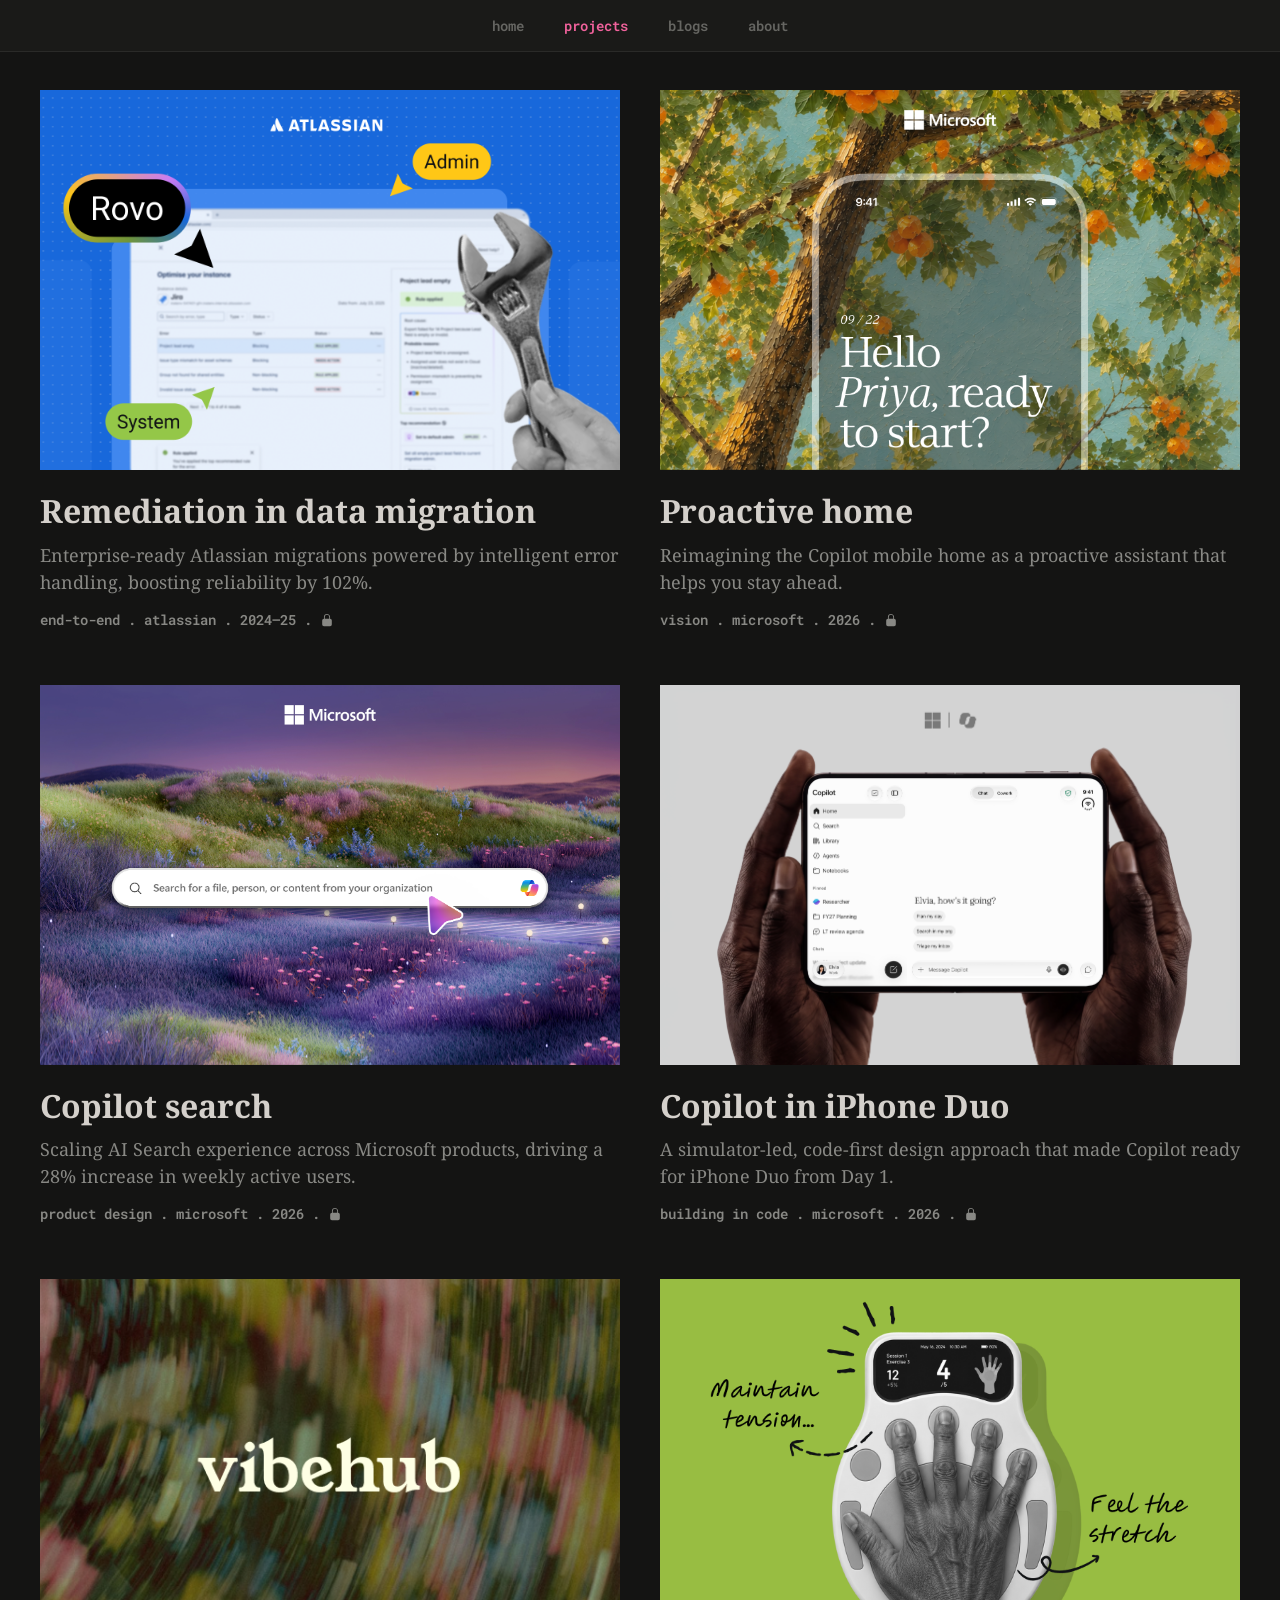
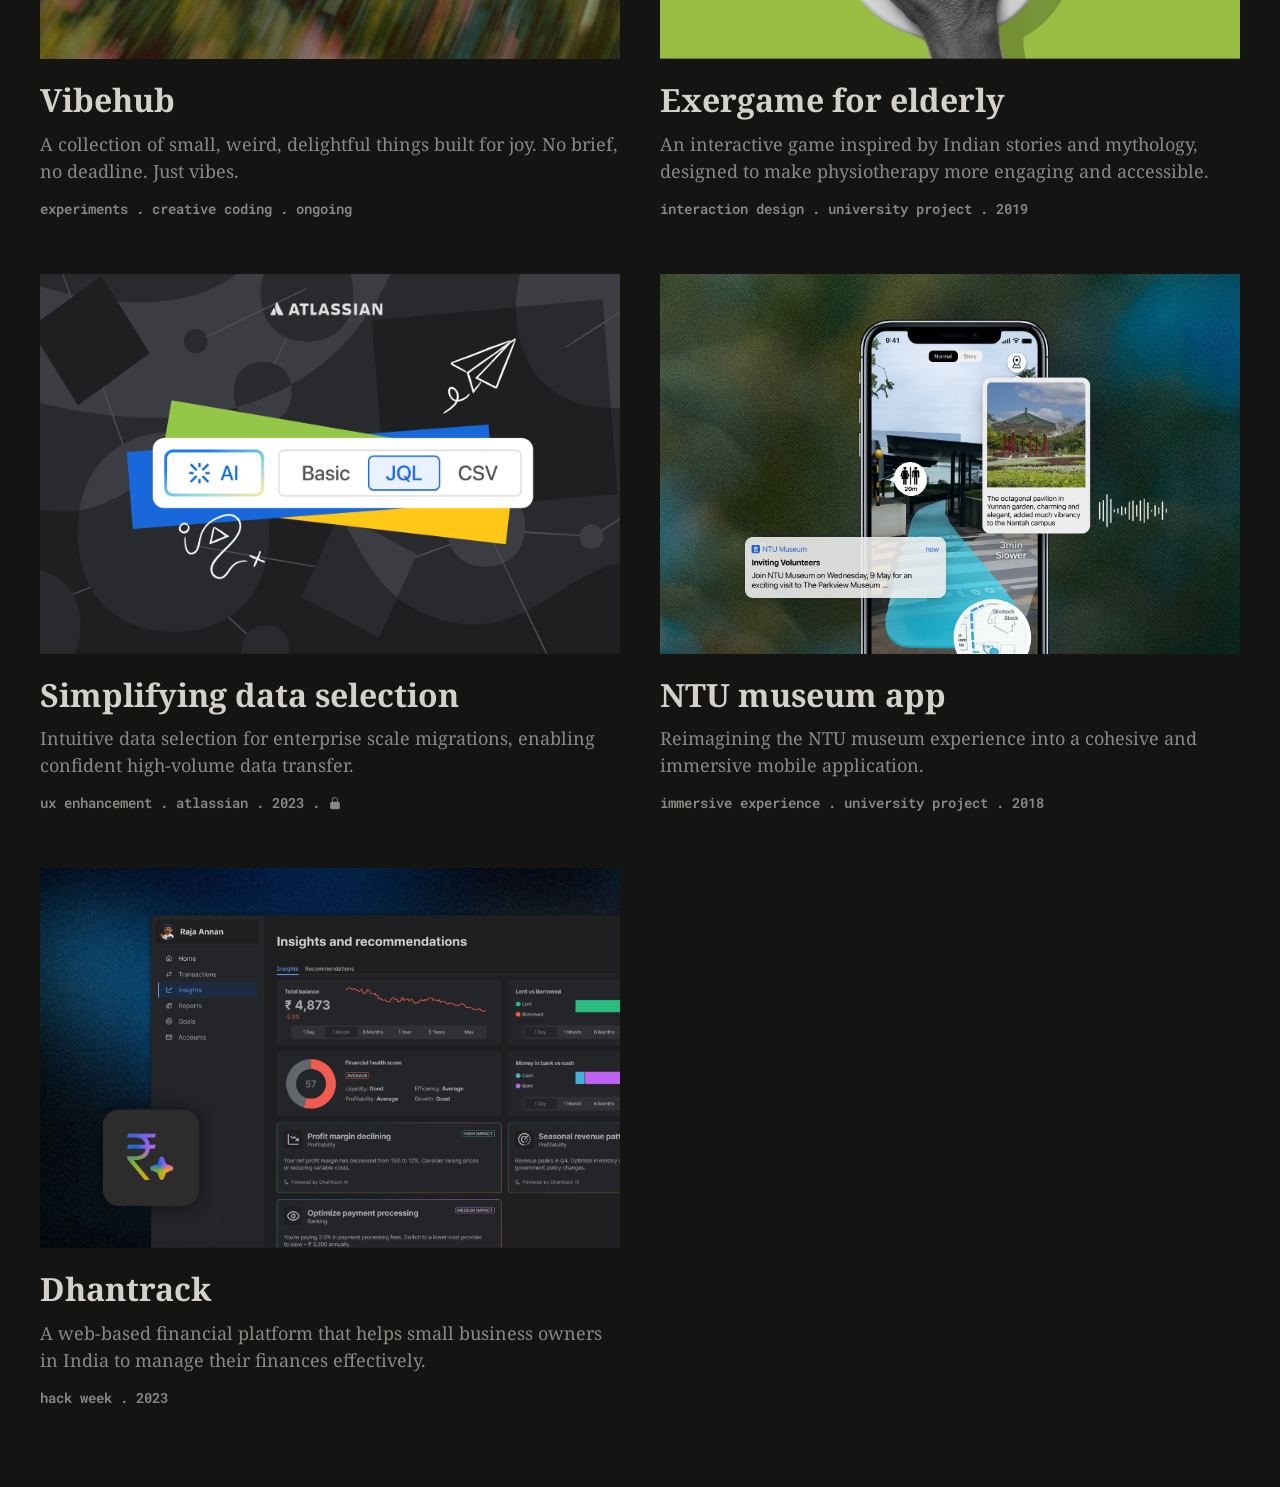
<file: projects.html>
<!DOCTYPE html>
<html lang="en">
<head>
    <meta charset="UTF-8">
    <meta name="viewport" content="width=device-width, initial-scale=1.0">
    <title>Nebin Biju</title>
    <link rel="stylesheet" href="styles.css">
    <script src="favicon.js"></script>
</head>
<body class="pg-projects">
    <nav class="topbar">
        <a href="index.html">home</a>
        <a href="projects.html" class="active">projects</a>
        <a href="blogs.html">blogs</a>
        <a href="about.html">about</a>
    </nav>

<div class="cards">

        <a class="card" data-category="corporate" data-href="project.html?id=9815cb3c63d93b18452bd4d5999337e3">
            <div class="card-img"></div>
            <div class="card-content">
                <div class="card-title">Remediation in data migration</div>
                <p class="card-desc">Enterprise-ready Atlassian migrations powered by intelligent error handling, boosting reliability by 102%.</p>
                <div class="card-tags">
                    <span class="tag">end-to-end</span>
                    <span class="tag">atlassian</span>
                    <span class="tag">2024–25</span>
                    <span class="tag" aria-label="password protected">
                        <svg xmlns="http://www.w3.org/2000/svg" viewBox="0 0 24 24" fill="currentColor" style="width:1em;height:1em;vertical-align:-0.15em;">
                            <path fill-rule="evenodd" d="M12 1.5a5.25 5.25 0 0 0-5.25 5.25v3a3 3 0 0 0-3 3v6.75a3 3 0 0 0 3 3h10.5a3 3 0 0 0 3-3v-6.75a3 3 0 0 0-3-3v-3c0-2.9-2.35-5.25-5.25-5.25Zm3.75 8.25v-3a3.75 3.75 0 1 0-7.5 0v3h7.5Z" clip-rule="evenodd" />
                        </svg>
                    </span>
                </div>
            </div>
        </a>

        <a class="card" data-category="corporate" data-href="project.html?id=453aea3100e61c3ac4b76054db83d880" data-nda>
            <div class="card-img"></div>
            <div class="card-content">
                <div class="card-title">Proactive home</div>
                <p class="card-desc">Reimagining the Copilot mobile home as a proactive assistant that helps you stay ahead.</p>
                <div class="card-tags">
                    <span class="tag">vision</span>
                    <span class="tag">microsoft</span>
                    <span class="tag">2026</span>
                    <span class="tag" aria-label="NDA protected">
                        <svg xmlns="http://www.w3.org/2000/svg" viewBox="0 0 24 24" fill="currentColor" style="width:1em;height:1em;vertical-align:-0.15em;">
                            <path fill-rule="evenodd" d="M12 1.5a5.25 5.25 0 0 0-5.25 5.25v3a3 3 0 0 0-3 3v6.75a3 3 0 0 0 3 3h10.5a3 3 0 0 0 3-3v-6.75a3 3 0 0 0-3-3v-3c0-2.9-2.35-5.25-5.25-5.25Zm3.75 8.25v-3a3.75 3.75 0 1 0-7.5 0v3h7.5Z" clip-rule="evenodd" />
                        </svg>
                    </span>
                </div>
            </div>
        </a>

        <a class="card" data-category="corporate" data-href="project.html?id=beb859c944e5d6daa244cf5f066b28dc" data-nda>
            <div class="card-img"></div>
            <div class="card-content">
                <div class="card-title">Copilot search</div>
                <p class="card-desc">Scaling AI Search experience across Microsoft products, driving a 28% increase in weekly active users.</p>
                <div class="card-tags">
                    <span class="tag">product design</span>
                    <span class="tag">microsoft</span>
                    <span class="tag">2026</span>
                    <span class="tag" aria-label="NDA protected">
                        <svg xmlns="http://www.w3.org/2000/svg" viewBox="0 0 24 24" fill="currentColor" style="width:1em;height:1em;vertical-align:-0.15em;">
                            <path fill-rule="evenodd" d="M12 1.5a5.25 5.25 0 0 0-5.25 5.25v3a3 3 0 0 0-3 3v6.75a3 3 0 0 0 3 3h10.5a3 3 0 0 0 3-3v-6.75a3 3 0 0 0-3-3v-3c0-2.9-2.35-5.25-5.25-5.25Zm3.75 8.25v-3a3.75 3.75 0 1 0-7.5 0v3h7.5Z" clip-rule="evenodd" />
                        </svg>
                    </span>
                </div>
            </div>
        </a>

        <a class="card" data-category="corporate" data-href="project.html?id=80609bb1473e85ec5ffe37c65ab7ba93">
            <div class="card-img"></div>
            <div class="card-content">
                <div class="card-title">Copilot in iPhone Duo</div>
                <p class="card-desc">A simulator-led, code-first design approach that made Copilot ready for iPhone Duo from Day 1.</p>
                <div class="card-tags">
                    <span class="tag">building in code</span>
                    <span class="tag">microsoft</span>
                    <span class="tag">2026</span>
                    <span class="tag" aria-label="password protected">
                        <svg xmlns="http://www.w3.org/2000/svg" viewBox="0 0 24 24" fill="currentColor" style="width:1em;height:1em;vertical-align:-0.15em;">
                            <path fill-rule="evenodd" d="M12 1.5a5.25 5.25 0 0 0-5.25 5.25v3a3 3 0 0 0-3 3v6.75a3 3 0 0 0 3 3h10.5a3 3 0 0 0 3-3v-6.75a3 3 0 0 0-3-3v-3c0-2.9-2.35-5.25-5.25-5.25Zm3.75 8.25v-3a3.75 3.75 0 1 0-7.5 0v3h7.5Z" clip-rule="evenodd" />
                        </svg>
                    </span>
                </div>
            </div>
        </a>

        <a class="card" data-category="experiments" href="project.html?id=4">
            <div class="card-img"></div>
            <div class="card-content">
                <div class="card-title">Vibehub</div>
                <p class="card-desc">A collection of small, weird, delightful things built for joy. No brief, no deadline. Just vibes.</p>
                <div class="card-tags">
                    <span class="tag">experiments</span>
                    <span class="tag">creative coding</span>
                    <span class="tag">ongoing</span>
                </div>
            </div>
        </a>

        <a class="card" data-category="experiments" href="project.html?id=2">
            <div class="card-img"></div>
            <div class="card-content">
                <div class="card-title">Exergame for elderly</div>
                <p class="card-desc">An interactive game inspired by Indian stories and mythology, designed to make physiotherapy more engaging and accessible.</p>
                <div class="card-tags">
                    <span class="tag">interaction design</span>
                    <span class="tag">university project</span>
                    <span class="tag">2019</span>
                </div>
            </div>
        </a>

        <a class="card" data-category="corporate" data-href="project.html?id=686db53b0b58ae3e570064a17da447d0">
            <div class="card-img"></div>
            <div class="card-content">
                <div class="card-title">Simplifying data selection</div>
                <p class="card-desc">Intuitive data selection for enterprise scale migrations, enabling confident high-volume data transfer.</p>
                <div class="card-tags">
                    <span class="tag">ux enhancement</span>
                    <span class="tag">atlassian</span>
                    <span class="tag">2023</span>
                    <span class="tag" aria-label="password protected">
                        <svg xmlns="http://www.w3.org/2000/svg" viewBox="0 0 24 24" fill="currentColor" style="width:1em;height:1em;vertical-align:-0.15em;">
                            <path fill-rule="evenodd" d="M12 1.5a5.25 5.25 0 0 0-5.25 5.25v3a3 3 0 0 0-3 3v6.75a3 3 0 0 0 3 3h10.5a3 3 0 0 0 3-3v-6.75a3 3 0 0 0-3-3v-3c0-2.9-2.35-5.25-5.25-5.25Zm3.75 8.25v-3a3.75 3.75 0 1 0-7.5 0v3h7.5Z" clip-rule="evenodd" />
                        </svg>
                    </span>
                </div>
            </div>
        </a>

        <a class="card" data-category="university" href="project.html?id=3">
            <div class="card-img"></div>
            <div class="card-content">
                <div class="card-title">NTU museum app</div>
                <p class="card-desc">Reimagining the NTU museum experience into a cohesive and immersive mobile application.</p>
                <div class="card-tags">
                    <span class="tag">immersive experience</span>
                    <span class="tag">university project</span>
                    <span class="tag">2018</span>
                </div>
            </div>
        </a>

        <a class="card" data-category="experiments" href="project.html?id=6">
            <div class="card-img"></div>
            <div class="card-content">
                <div class="card-title">Dhantrack</div>
                <p class="card-desc">A web-based financial platform that helps small business owners in India to manage their finances effectively.</p>
                <div class="card-tags">
                    <span class="tag">hack week</span>
                    <span class="tag">2023</span>
                </div>
            </div>
        </a>

    </div>

    <div class="modal-overlay" id="modal-overlay">
        <div class="modal">
            <div class="modal-char-wrap">
                <canvas id="modal-char-canvas" width="80" height="100" style="image-rendering:pixelated;"></canvas>
            </div>
            <div class="modal-title" id="modal-title">This project requires a password to view.</div>
            <div class="modal-nda" id="modal-nda" hidden>
                This project is under NDA. For more details, please reach out to
                <a href="mailto:nebinbiju@gmail.com">nebinbiju@gmail.com</a>.
            </div>
            <input type="password" id="modal-input" placeholder="enter password" />
            <div class="modal-error" id="modal-error"></div>
            <div class="modal-actions">
                <button class="btn-cancel" id="modal-cancel">cancel</button>
                <button class="btn-enter" id="modal-enter">enter</button>
            </div>
        </div>
    </div>

    <script>
        const pills = document.querySelectorAll('.filter-pill');
        const cards = document.querySelectorAll('.card');

        pills.forEach(pill => {
            pill.addEventListener('click', () => {
                pills.forEach(p => p.classList.remove('active'));
                pill.classList.add('active');
                const filter = pill.dataset.filter;
                cards.forEach(card => {
                    const match = filter === 'all' || card.dataset.category === filter;
                    card.style.display = match ? 'block' : 'none';
                });
            });
        });

        // Protected projects
        const passwords = {
            'project.html?id=9815cb3c63d93b18452bd4d5999337e3': 'nebin',
            'project.html?id=80609bb1473e85ec5ffe37c65ab7ba93': 'nebin',
            'project.html?id=686db53b0b58ae3e570064a17da447d0': 'nebin'
        };

        const overlay = document.getElementById('modal-overlay');
        const title = document.getElementById('modal-title');
        const ndaMessage = document.getElementById('modal-nda');
        const input = document.getElementById('modal-input');
        const errorEl = document.getElementById('modal-error');
        const cancelButton = document.getElementById('modal-cancel');
        const enterButton = document.getElementById('modal-enter');
        let pendingHref = null;

        document.querySelectorAll('.card').forEach(card => {
            const href = card.getAttribute('data-href') || card.getAttribute('href');
            const isNda = card.hasAttribute('data-nda');
            if (!isNda && !passwords[href]) return;
            card.addEventListener('click', e => {
                e.preventDefault();
                pendingHref = href;
                input.value = '';
                errorEl.textContent = '';
                title.hidden = isNda;
                ndaMessage.hidden = !isNda;
                input.hidden = isNda;
                errorEl.hidden = isNda;
                enterButton.hidden = isNda;
                cancelButton.textContent = isNda ? 'close' : 'cancel';
                overlay.classList.add('visible');
                if (!isNda) setTimeout(() => input.focus(), 50);
            });
            card.addEventListener('contextmenu', e => e.preventDefault());
        });

        cancelButton.addEventListener('click', () => {
            overlay.classList.remove('visible');
        });

        overlay.addEventListener('click', e => {
            if (e.target === overlay) overlay.classList.remove('visible');
        });

        function tryEnter() {
            if (input.value === passwords[pendingHref]) {
                overlay.classList.remove('visible');
                window.location.href = pendingHref;
            } else {
                errorEl.textContent = 'incorrect password';
                input.classList.add('error');
                input.value = '';
                setTimeout(() => input.classList.remove('error'), 400);
            }
        }

        enterButton.addEventListener('click', tryEnter);
        input.addEventListener('keydown', e => { if (e.key === 'Enter') tryEnter(); });
    </script>

    <script>
    (function() {
        const cc = document.getElementById('modal-char-canvas');
        const cx = cc.getContext('2d');
        const P = 4, OX = 3, OY0 = 3;

        const K = {
            H:  '#3d2b1f', S:  '#c8956c', Sd: '#b07050', E:  '#141413',
            J:  '#f1629c', JL: '#ff8ab8', JD: '#b03060', L:  '#555558', Z:  '#f1629c',
        };

        // Head look sequence: straight → right → straight → left
        const lookSeq = [0, 1, 0, -1];
        let T = 0;

        function draw() {
            cx.clearRect(0, 0, 80, 100);
            T++;

            // No body bob — stand still
            const by = 0;

            // Head look offset cycles every 80 frames per pose
            const hx = lookSeq[Math.floor(T / 80) % 4];

            function p(x, y, w, h, c) {
                cx.fillStyle = c;
                cx.fillRect((OX + x) * P, (OY0 + by + y) * P, w * P, h * P);
            }

            // Body & legs (static)
            p(0, 17, 4, 2, K.Z);
            p(5, 17, 4, 2, K.Z);
            p(1, 12, 3, 5, K.L);
            p(6, 12, 3, 5, K.L);
            p(1,  7, 8, 5, K.J);
            p(0,  8, 1, 3, K.J);
            p(9,  8, 1, 3, K.J);
            p(1,  7, 2, 2, K.JD);
            p(7,  7, 2, 2, K.JD);
            p(4,  8, 2, 4, K.JL);
            p(1, 11, 8, 1, K.JD);
            p(-2, 8, 2, 4, K.J);
            p(-2,12, 2, 1, K.S);
            p(10, 8, 2, 4, K.J);
            p(10,12, 2, 1, K.S);

            // Neck
            p(3, 7, 4, 1, K.S);

            // Face
            p(2, 1, 6, 5, K.S);
            p(1, 2, 8, 3, K.S);

            // Nose (shifts with look direction)
            p(4 + hx, 4, 2, 1, K.Sd);

            // Smile (shifts with look direction)
            p(3 + hx, 5, 1, 1, K.E);
            p(6 + hx, 5, 1, 1, K.E);
            p(4 + hx, 6, 2, 1, K.E);

            // Hair
            p(1,  0, 8, 1, K.H);
            p(0,  1,10, 1, K.H);
            p(0,  2, 2, 1, K.H);
            p(8,  2, 2, 1, K.H);
            p(0,  3, 1, 1, K.H);
            p(9,  3, 1, 1, K.H);

            // Black shades (drawn over eyes)
            // Frame bar
            p(2, 3, 7, 2, '#111111');
            // Lens shine (top-left of each lens)
            p(2 + hx, 3, 1, 1, '#333333');
            p(5 + hx, 3, 1, 1, '#333333');
            // Bridge between lenses
            p(4, 3, 1, 1, '#0a0a0a');

            requestAnimationFrame(draw);
        }

        draw();
    })();
    </script>
</body>
</html>
</file>
<file: styles.css>
@import url('https://fonts.googleapis.com/css2?family=Arvo:ital,wght@0,400;0,700;1,400;1,700&family=Noto+Serif:ital,wght@0,100;0,200;0,300;0,400;0,500;0,600;0,700;0,800;0,900;1,100;1,200;1,300;1,400;1,500;1,600;1,700;1,800;1,900&family=Roboto+Mono:wght@400;600;700&display=swap');

* {
    margin: 0;
    padding: 0;
    box-sizing: border-box;
}

body {
    background-color: #141413;
    font-family: 'Roboto Mono', monospace;
    min-height: 100vh;
}

.topbar {
    position: fixed;
    top: 0;
    left: 0;
    right: 0;
    height: 52px;
    background-color: #1a1a18;
    border-bottom: 1px solid #2a2a28;
    display: flex;
    align-items: center;
    justify-content: center;
    gap: 8px;
    z-index: 100;
}

.topbar a {
    font-family: 'Roboto Mono', monospace;
    font-size: 14px;
    font-weight: 600;
    text-decoration: none;
    color: #666662;
    padding: 6px 16px;
    border-radius: 8px;
    transition: color 0.2s;
}

.topbar a:hover { color: #d4d0cb; }
.topbar a.active { color: #f1629c; }

.highlight { color: #f1629c; }

.bubble {
    padding: 14px 20px;
    border-radius: 22px;
    font-size: 16px;
    font-weight: 600;
    line-height: 1.5;
    max-width: 80%;
    word-break: break-word;
}

.bubble.right {
    background-color: #1e1118;
    color: #f1629c;
    border: 1px solid #7a3055;
    align-self: flex-end;
    border-bottom-right-radius: 6px;
}

.bubble.project {
    background-color: #111211;
    color: #f1629c;
    border: 1px solid #2e2e2c;
    align-self: flex-start;
    border-bottom-left-radius: 6px;
}

.bubble .highlight { color: #f1629c; }

.bubble a {
    text-decoration: none;
    color: inherit;
}

.bubble a:hover .highlight,
.bubble a:hover {
    text-decoration: underline;
}

.bubble.image {
    background-color: #111211;
    border: 1px solid #2e2e2c;
    align-self: flex-start;
    border-bottom-left-radius: 6px;
    padding: 10px;
    display: flex;
    flex-direction: column;
    gap: 8px;
    max-width: 60%;
}

.bubble.image img {
    width: 100%;
    border-radius: 14px;
    display: block;
}

.bubble.image .caption {
    font-size: 16px;
    color: #888884;
    font-weight: 600;
}

.tag {
    font-size: 12px;
    font-weight: 700;
    color: #f1629c;
    background: rgba(241, 98, 156, 0.12);
    border: 1px solid rgba(241, 98, 156, 0.3);
    border-radius: 6px;
    padding: 4px 10px;
}

.page {
    max-width: 912px;
    margin: 0 auto;
    padding: 80px 24px 120px;
}

.back-btn {
    display: inline-flex;
    align-items: center;
    gap: 6px;
    font-size: 13px;
    font-weight: 700;
    color: #666662;
    text-decoration: none;
    margin-bottom: 48px;
    transition: color 0.2s;
}

.back-btn:hover { color: #ffffff; }

.back-btn svg {
    width: 14px;
    height: 14px;
}

.divider {
    height: 1px;
    background: #2a2a28;
    margin: 36px 0;
}

.nav-btn {
    display: flex;
    align-items: center;
    gap: 8px;
    font-family: 'Roboto Mono', monospace;
    font-size: 13px;
    font-weight: 700;
    color: #666662;
    text-decoration: none;
    transition: color 0.2s;
}

.nav-btn:hover { color: #ffffff; }

.nav-btn svg {
    width: 14px;
    height: 14px;
    flex-shrink: 0;
}

.nav-btn.disabled {
    opacity: 0.2;
    pointer-events: none;
}

.nav-btn.next { margin-left: auto; }

.modal-overlay {
    display: none;
    position: fixed;
    inset: 0;
    background: rgba(0, 0, 0, 0.7);
    z-index: 200;
    align-items: center;
    justify-content: center;
}

.modal-overlay.visible { display: flex; }

.modal {
    background: #1a1a18;
    border: 1px solid #2a2a28;
    border-radius: 18px;
    padding: 32px 28px;
    width: min(420px, calc(100vw - 48px));
    display: flex;
    flex-direction: column;
    gap: 16px;
}

.modal-title {
    font-size: 14px;
    font-weight: 700;
    color: #d4d0cb;
}

.modal-nda {
    font-size: 14px;
    font-weight: 700;
    line-height: 1.6;
    color: #d4d0cb;
}

.modal-nda a {
    color: #f1629c;
    text-decoration: none;
}

.modal-nda a:hover { color: #ff8ab8; }

.modal-sub {
    font-size: 12px;
    font-weight: 600;
    color: #555552;
    margin-top: -8px;
}

.modal input {
    font-family: 'Roboto Mono', monospace;
    font-size: 13px;
    font-weight: 600;
    background: #111211;
    border: 1px solid #2a2a28;
    border-radius: 10px;
    color: #ffffff;
    padding: 10px 14px;
    outline: none;
    transition: border-color 0.2s;
}

.modal input:focus { border-color: #f1629c; }
.modal input.error { border-color: #e05050; animation: shake 0.3s ease; }

@keyframes shake {
    0%, 100% { transform: translateX(0); }
    25% { transform: translateX(-6px); }
    75% { transform: translateX(6px); }
}

.modal-error {
    font-size: 11px;
    font-weight: 700;
    color: #e05050;
    min-height: 14px;
    margin-top: -8px;
}

.modal-actions {
    display: flex;
    gap: 8px;
    justify-content: flex-end;
}

.modal-actions button {
    font-family: 'Roboto Mono', monospace;
    font-size: 13px;
    font-weight: 700;
    border: none;
    border-radius: 8px;
    padding: 8px 18px;
    cursor: pointer;
}

.btn-cancel {
    background: transparent;
    color: #555552;
}

.btn-cancel:hover { color: #ffffff; }

.btn-enter {
    background: #f1629c;
    color: #ffffff;
}

.btn-enter:hover { background: #e0508a; }

.modal-char-wrap {
    display: flex;
    justify-content: center;
}

/* -------------------------------------------------- */
/* page: home                                         */
/* -------------------------------------------------- */

body.pg-home {
    height: 100vh;
    overflow: hidden;
    display: flex;
    flex-direction: column;
    align-items: center;
    justify-content: center;
    padding: 52px 24px 24px;
    text-align: center;
}

body.pg-home h1 {
    font-family: 'Noto Serif', serif;
    font-size: clamp(36px, 14vw, 80px);
    font-weight: 700;
    color: #d4d0cb;
    line-height: 1.1;
    white-space: nowrap;
}

.hero {
    display: inline-flex;
    flex-direction: column;
    align-items: center;
    margin-top: -40px;
    position: relative;
    z-index: 1;
}

.hero-text {
    display: flex;
    flex-direction: column;
    align-items: flex-start;
}

.subtitle {
    font-size: clamp(14px, 6vw, 32px);
    font-weight: 700;
    color: #f1629c;
    margin-top: 4px;
    display: flex;
    align-items: center;
    gap: 12px;
    white-space: nowrap;
}

.subtitle-icon {
    font-size: 28px;
    line-height: 1;
    flex-shrink: 0;
}

.subtitle-text {
    display: flex;
    align-items: center;
}

.subtitle-word {
    display: inline-block;
    white-space: nowrap;
}

.subtitle-cursor {
    display: inline-block;
    width: 0.55em;
    height: 0.9em;
    background-color: #f1629c;
    margin-left: 1px;
    vertical-align: middle;
    animation: blink 0.7s step-end infinite;
}

@keyframes blink {
    0%, 100% { opacity: 1; }
    50% { opacity: 0; }
}

.hero-byline {
    font-size: 16px;
    font-weight: 600;
    color: #888884;
    margin-top: 28px;
    line-height: 1.8;
    text-align: left;
    align-self: flex-start;
    white-space: nowrap;
}

.byline-link {
    color: #888884;
    text-decoration: none;
    transition: color 0.2s;
}

.byline-link:hover { color: #f1629c; }

.computer-wrapper {
    position: relative;
    width: 456px;
    max-width: 90vw;
    margin-bottom: -144px;
}

.computer-img {
    width: 100%;
    height: auto;
    display: block;
}

#char-canvas {
    position: absolute;
    left: 42%;
    top: 37%;
    transform: translate(-50%, -50%) perspective(600px) rotateX(-8deg) rotateY(-4deg);
    width: 84px;
    height: 104px;
    image-rendering: pixelated;
    image-rendering: crisp-edges;
}

.star-overlay {
    position: absolute;
    pointer-events: none;
    image-rendering: pixelated;
}

.star-overlay-1 {
    width: 72px;
    left: 42px;
    top: 120px;
    animation: shine 2.4s ease-in-out infinite;
}

.star-overlay-2 {
    width: 38px;
    left: 356px;
    top: 178px;
    animation: shine 1.9s ease-in-out infinite 0.7s;
}

.star-overlay-3 {
    width: 61px;
    left: 74px;
    top: 454px;
    animation: shine 2.8s ease-in-out infinite 1.4s;
}

@keyframes shine {
    0%, 100% { opacity: 0; transform: rotate(45deg); }
    45%, 55% { opacity: 0.9; transform: rotate(0deg); }
}

body.pg-home .chat {
    margin-top: 160px;
    width: 100%;
    max-width: 560px;
    display: flex;
    flex-direction: column;
    gap: 10px;
    text-align: left;
}

body.pg-home .bubble.left {
    background-color: #111211;
    color: #666662;
    border: 1px solid #2e2e2c;
    align-self: flex-start;
    border-bottom-left-radius: 6px;
}

.stripes {
    position: fixed;
    left: 0;
    right: 0;
    top: 44%;
    transform: translateY(-50%);
    display: flex;
    flex-direction: column;
    z-index: 0;
    pointer-events: none;
}

.stripe { height: 28px; }

@media (max-width: 600px) {
    .hero-byline { font-size: clamp(10px, 3.5vw, 16px); }
    .hero { margin-top: -40px; }

    .computer-wrapper {
        width: clamp(280px, 82vw, 400px);
        margin-bottom: -60px;
    }

    #char-canvas {
        width: 15vw;
        height: 18vw;
        transform: translate(-50%, -50%) perspective(350px) rotateX(-5deg) rotateY(-2deg);
    }

    .star-overlay { display: none; }
}

/* -------------------------------------------------- */
/* page: about                                        */
/* -------------------------------------------------- */

body.pg-about {
    display: flex;
    flex-direction: column;
    align-items: center;
    padding: 100px 0;
    overflow-x: hidden;
}

.about-content {
    width: 100%;
    max-width: 760px;
    padding: 0 24px;
    display: flex;
    flex-direction: column;
    gap: 22px;
}

.about-text {
    font-family: 'Noto Serif', serif;
    font-size: 18px;
    font-weight: 400;
    color: #888884;
    line-height: 1.5;
}

.about-text a {
    color: #f1629c;
    text-decoration: none;
    transition: opacity 0.2s;
}

.about-text a:hover { opacity: 0.75; }

.about-logos {
    display: flex;
    align-items: center;
    justify-content: center;
    gap: 56px;
    padding: 28px 0;
    flex-wrap: wrap;
}

.about-logos img {
    height: 28px;
    width: auto;
    display: block;
}

.about-logos .logo-microsoft { height: 64px; }

.about-section-title {
    font-family: 'Noto Serif', serif;
    font-size: 32px;
    font-weight: 700;
    color: #d4d0cb;
    line-height: 1.4;
    margin-top: 28px;
}

@media (max-width: 600px) {
    .about-logos { gap: 32px; padding: 20px 0; }
    .about-logos img { height: 22px; }
    .about-logos .logo-microsoft { height: 50px; }
}

.tv-section {
    width: 100vw;
    margin-left: calc(50% - 50vw);
    position: relative;
    display: flex;
    justify-content: center;
    align-items: center;
    margin-top: 56px;
    margin-bottom: 24px;
    padding: 0 24px;
}

.tv-stripes {
    position: absolute;
    left: 0;
    right: 0;
    top: 50%;
    transform: translateY(-50%);
    display: flex;
    flex-direction: column;
    z-index: 0;
    pointer-events: none;
}

.tv-stripe { height: 28px; }

.tv-container {
    position: relative;
    z-index: 1;
    width: 100%;
    max-width: 676px;
    aspect-ratio: 858 / 640;
}

.tv-frame {
    position: absolute;
    inset: 0;
    width: 100%;
    height: 100%;
    z-index: 2;
    pointer-events: none;
    user-select: none;
}

.tv-screen {
    position: absolute;
    left: 23.19%;
    top: 16.88%;
    width: 46.04%;
    height: 44.22%;
    overflow: hidden;
    z-index: 1;
    background: #000;
}

.tv-photo {
    width: 100%;
    height: 100%;
    object-fit: cover;
    display: block;
    filter: grayscale(1) contrast(1.05) brightness(0.95);
}

.tv-static {
    position: absolute;
    inset: 0;
    pointer-events: none;
    opacity: 0;
    background-image:
        repeating-linear-gradient(0deg, rgba(255,255,255,0.06) 0 1px, transparent 1px 3px),
        url("data:image/svg+xml;utf8,<svg xmlns='http://www.w3.org/2000/svg' width='200' height='200'><filter id='n'><feTurbulence type='fractalNoise' baseFrequency='0.9' numOctaves='2' stitchTiles='stitch'/><feColorMatrix values='0 0 0 0 1   0 0 0 0 1   0 0 0 0 1   0 0 0 0.9 0'/></filter><rect width='100%25' height='100%25' filter='url(%23n)'/></svg>");
    background-size: 100% 100%, 220px 220px;
    mix-blend-mode: screen;
}

.tv-screen.flicker .tv-static {
    animation: tv-static 0.34s steps(7) 1;
}

.tv-screen.flicker .tv-photo {
    animation: tv-jitter 0.34s steps(8) 1;
}

@keyframes tv-static {
    0%   { opacity: 0;    background-position: 0 0, 0 0; }
    15%  { opacity: 0.85; background-position: 0 0, 20px 30px; }
    35%  { opacity: 1;    background-position: 0 -2px, 60px 10px; }
    55%  { opacity: 0.95; background-position: 0 1px, 110px 80px; }
    75%  { opacity: 0.75; background-position: 0 -1px, 40px 140px; }
    100% { opacity: 0;    background-position: 0 0, 0 0; }
}

@keyframes tv-jitter {
    0%   { transform: translate(0,0); filter: grayscale(1) contrast(1.05) brightness(0.95); }
    15%  { transform: translate(-3px, 1px) scaleY(1.01); filter: grayscale(1) contrast(1.6) brightness(1.4); }
    35%  { transform: translate(2px, -2px); filter: grayscale(1) contrast(0.6) brightness(0.5); }
    55%  { transform: translate(-2px, 2px) scaleY(0.99); filter: grayscale(1) contrast(1.5) brightness(1.3); }
    75%  { transform: translate(3px, 0); filter: grayscale(1) contrast(0.9) brightness(0.8); }
    100% { transform: translate(0,0); filter: grayscale(1) contrast(1.05) brightness(0.95); }
}

@media (prefers-reduced-motion: reduce) {
    .tv-screen.flicker .tv-static,
    .tv-screen.flicker .tv-photo { animation: none; }
}

.tv-star {
    position: absolute;
    pointer-events: none;
    image-rendering: pixelated;
    z-index: 3;
}

.tv-star-1 {
    width: 11%;
    top: 5%;
    right: 7%;
    animation: shine 2.4s ease-in-out infinite;
}

.tv-star-2 {
    width: 7%;
    bottom: 26%;
    left: 11%;
    animation: shine 2.8s ease-in-out infinite 1.1s;
}

@media (max-width: 600px) {
    .tv-star { display: none; }
}

.about-contact {
    width: 100%;
    max-width: 760px;
    padding: 0 24px;
    display: flex;
    flex-direction: column;
    gap: 22px;
    margin-top: 32px;
}

.about-contact .about-section-title { margin-top: 0; }

.social-icons {
    display: flex;
    justify-content: flex-start;
    align-items: center;
    gap: 36px;
    margin: 10px 0 0;
}

.social-icons a {
    display: inline-flex;
    color: #FBF6DF;
    transition: color 0.2s;
}

.social-icons a:hover { color: #f1629c; }

.social-icons svg {
    width: 42px;
    height: 42px;
    fill: currentColor;
    display: block;
}

@media (max-width: 600px) {
    .social-icons { gap: 22px; justify-content: flex-start; }
    .social-icons svg { width: 27px; height: 27px; }
}

.about-hub {
    width: 100%;
    max-width: 760px;
    padding: 0 24px;
    margin-top: 32px;
    margin-bottom: 32px;
}

.about-hub .hub-grid {
    display: flex;
    flex-direction: column;
    gap: 40px;
}

.about-hub .hub-card {
    display: flex;
    align-items: flex-start;
    gap: 40px;
    text-decoration: none;
    cursor: pointer;
}

.about-hub .hub-img {
    flex-shrink: 0;
    width: 46%;
    aspect-ratio: 16 / 11;
    object-fit: cover;
    display: block;
}

.about-hub .hub-card-text {
    flex: 1;
    min-width: 0;
    display: flex;
    flex-direction: column;
    gap: 14px;
}

.about-hub .hub-title {
    font-family: 'Noto Serif', serif;
    font-size: 28px;
    font-weight: 700;
    color: #d4d0cb;
    line-height: 1.2;
    text-transform: lowercase;
    transition: color 0.2s;
}

.about-hub .hub-title::first-letter { text-transform: uppercase; }
.about-hub .hub-title .keep-case { text-transform: none; }

.about-hub .hub-desc {
    font-family: 'Noto Serif', serif;
    font-size: 18px;
    font-weight: 400;
    color: #888884;
    line-height: 1.5;
}

.about-hub .hub-card:hover .hub-title { color: #f1629c; }

@media (max-width: 900px) {
    .about-hub .hub-card { gap: 28px; }
    .about-hub .hub-title { font-size: 24px; }
}

@media (max-width: 600px) {
    .about-hub .hub-card {
        flex-direction: column;
        align-items: stretch;
        gap: 16px;
    }
    .about-hub .hub-img { width: 100%; }
    .about-hub .hub-title { font-size: 22px; }
}

.hub-modal-overlay {
    display: none;
    position: fixed;
    inset: 0;
    background: rgba(0, 0, 0, 0.84);
    z-index: 300;
    align-items: center;
    justify-content: center;
    padding: 24px;
}

.hub-modal-overlay.visible { display: flex; }

.hub-modal {
    position: relative;
    background: #1a1a18;
    width: min(816px, 100%);
    max-height: min(744px, calc(100vh - 96px));
    overflow: hidden;
    display: flex;
    flex-direction: column;
}

.hub-modal-close {
    position: absolute;
    top: 14px;
    right: 14px;
    width: 34px;
    height: 34px;
    border: none;
    background: rgba(20, 20, 19, 0.7);
    color: #d4d0cb;
    border-radius: 50%;
    display: flex;
    align-items: center;
    justify-content: center;
    cursor: pointer;
    z-index: 2;
    transition: color 0.2s, background 0.2s;
}

.hub-modal-close:hover {
    color: #f1629c;
    background: rgba(20, 20, 19, 0.9);
}

.hub-modal-close svg { width: 14px; height: 14px; }

.hub-modal-body {
    padding: 36px 32px 32px;
    display: flex;
    flex-direction: column;
    gap: 16px;
    overflow-y: auto;
    flex: 1;
    min-height: 0;
    scrollbar-width: thin;
    scrollbar-color: #2a2a28 transparent;
}

.hub-modal-body::-webkit-scrollbar { width: 8px; }
.hub-modal-body::-webkit-scrollbar-track { background: transparent; }
.hub-modal-body::-webkit-scrollbar-thumb {
    background: #2a2a28;
    border-radius: 4px;
}
.hub-modal-body::-webkit-scrollbar-thumb:hover { background: #3a3a38; }

.hub-modal-title {
    font-family: 'Noto Serif', serif;
    font-size: 28px;
    font-weight: 700;
    color: #d4d0cb;
    line-height: 1.2;
    text-transform: lowercase;
}

.hub-modal-title::first-letter { text-transform: uppercase; }

.hub-modal-content p {
    font-family: 'Noto Serif', serif;
    font-size: 18px;
    font-weight: 400;
    color: #888884;
    line-height: 1.5;
    margin-bottom: 16px;
}

.hub-modal-content p:last-child { margin-bottom: 0; }

.hub-modal-content a {
    color: #f1629c;
    text-decoration: none;
    transition: opacity 0.2s;
}

.hub-modal-content a:hover { opacity: 0.75; }

.hub-modal-content figure {
    margin: 20px 0;
}

.hub-modal-content figure img {
    width: 100%;
    border: 1px solid #2a2a28;
    display: block;
}

.hub-modal-content figcaption {
    font-family: 'Noto Serif', serif;
    font-size: 14px;
    font-style: italic;
    color: #666662;
    line-height: 1.5;
    margin-top: 8px;
    text-align: center;
}

.paint-grid {
    display: grid;
    grid-template-columns: 1fr 1fr;
    gap: 8px;
    margin: 20px 0;
}

.paint-grid figure { margin: 0; }

@media (max-width: 600px) {
    .paint-grid { grid-template-columns: 1fr; }
}

.photo-bento {
    display: flex;
    gap: 6px;
    margin-top: 20px;
}

.photo-col {
    flex: 1;
    min-width: 0;
    display: flex;
    flex-direction: column;
    gap: 6px;
}

.photo-bento img {
    width: 100%;
    height: auto;
    display: block;
}

@media (max-width: 600px) {
    .photo-bento { flex-direction: column; }
}

@media (max-width: 600px) {
    .hub-modal-body { padding: 22px 22px 26px; }
    .hub-modal-title { font-size: 24px; }
}

.about-heading {
    width: 100%;
    max-width: 760px;
    padding: 0 24px;
    margin-bottom: 40px;
    font-family: 'Noto Serif', serif;
    font-size: 32px;
    font-weight: 700;
    color: #d4d0cb;
    line-height: 1.4;
}

.about-hero {
    position: relative;
    width: 100vw;
    margin-bottom: 60px;
    display: flex;
    justify-content: center;
}

.about-hero-bg {
    position: absolute;
    inset: 0;
    display: flex;
    flex-direction: column;
}

.about-pink-bg {
    background: #F1629C;
    flex: 1;
}

.about-collage-img {
    display: block;
    width: 100%;
    max-width: 550px;
    height: auto;
    position: relative;
    z-index: 1;
}

.about-stripes {
    display: flex;
    flex-direction: column;
    flex-shrink: 0;
}

.about-stripe { height: 28px; }

/* -------------------------------------------------- */
/* page: projects                                     */
/* -------------------------------------------------- */

body.pg-projects { padding: 90px 24px 80px; }

.cards {
    display: grid;
    grid-template-columns: repeat(2, 1fr);
    gap: 56px 40px;
    max-width: 1200px;
    margin: 0 auto;
}

@media (max-width: 720px) {
    .cards {
        grid-template-columns: 1fr;
    }
}

.card {
    text-decoration: none;
    display: block;
    cursor: pointer;
}

.card-img {
    width: 100%;
    aspect-ratio: 580 / 380;
    background-color: #141413;
    background-size: cover;
    background-position: center;
    background-repeat: no-repeat;
}

.card:nth-child(1) .card-img { background-image: url('images/remediation_cover.png'); }
.card:nth-child(2) .card-img { background-image: url('images/Copilot_home.png'); }
.card:nth-child(3) .card-img { background-image: url('images/Copilot_search_cover.png'); }
.card:nth-child(4) .card-img { background-image: url('images/iPhone_Duo.png'); }
.card:nth-child(5) .card-img { background-image: url('images/vibehub.png'); }
.card:nth-child(6) .card-img { background-image: url('images/Exergame.png'); }
.card:nth-child(7) .card-img { background-image: url('images/Selection.png'); }
.card:nth-child(8) .card-img { background-image: url('images/NTU_cover.png'); background-position: top; }
.card:nth-child(9) .card-img { background-image: url('images/Dhantrack.png'); }

.card-content { padding: 20px 0 0; }

.card-title {
    font-family: 'Noto Serif', serif;
    font-size: 32px;
    font-weight: 700;
    color: #d4d0cb;
    line-height: 1.3;
    margin-bottom: 10px;
    transition: color 0.2s;
}

.card:hover .card-title { color: #f1629c; }

.card-desc {
    font-family: 'Noto Serif', serif;
    font-size: 18px;
    font-weight: 400;
    color: #888884;
    line-height: 1.5;
    margin-bottom: 14px;
}

.card-tags,
.project-tags { display: flex; flex-wrap: wrap; gap: 0; }

.card-tags .tag,
.project-tags .tag {
    background: none;
    border: none;
    border-radius: 0;
    padding: 0;
    font-size: 14px;
    font-weight: 600;
    color: #888884;
}

.card-tags .tag::after,
.project-tags .tag::after {
    content: '\00a0.\00a0';
    color: #888884;
}

.card-tags .tag:last-child::after,
.project-tags .tag:last-child::after {
    content: '';
}

/* -------------------------------------------------- */
/* page: blogs                                        */
/* -------------------------------------------------- */

body.pg-blogs { color: #ffffff; }

body.pg-blogs .page { padding-top: 96px; }

.blog-list { display: flex; flex-direction: column; }

.blog-entry {
    display: flex;
    align-items: flex-start;
    gap: 32px;
    text-decoration: none;
    padding: 28px 0;
}

.blog-entry-text {
    flex: 1;
    min-width: 0;
}

.blog-thumb {
    flex-shrink: 0;
    width: 220px;
    height: 150px;
    object-fit: cover;
    display: block;
}

.blog-entry + .blog-entry { border-top: 1px solid #2a2a28; }

body.pg-blogs .blog-title {
    font-family: 'Noto Serif', serif;
    font-size: 32px;
    font-weight: 700;
    color: #d4d0cb;
    line-height: 1.4;
    margin-bottom: 10px;
    transition: color 0.2s;
    text-transform: lowercase;
}

body.pg-blogs .blog-title::first-letter { text-transform: uppercase; }
body.pg-blogs .blog-title .keep-case,
body.pg-blog .blog-title .keep-case { text-transform: none; }

.blog-entry:hover .blog-title { color: #f1629c; }

body.pg-blogs .blog-desc {
    font-family: 'Noto Serif', serif;
    font-size: 18px;
    color: #888884;
    line-height: 1.5;
    margin-bottom: 14px;
    display: -webkit-box;
    -webkit-line-clamp: 2;
    line-clamp: 2;
    -webkit-box-orient: vertical;
    overflow: hidden;
    hyphens: none;
}

body.pg-blogs .blog-meta {
    font-size: 14px;
    font-weight: 600;
    color: #888884;
}

@media (max-width: 900px) {
    .blog-entry { gap: 24px; }
    .blog-thumb { width: 180px; height: 124px; }
}

@media (max-width: 600px) {
    .blog-thumb { display: none; }
}

/* -------------------------------------------------- */
/* page: project                                      */
/* -------------------------------------------------- */

body.pg-project { color: #666662; }

body.pg-project .page { max-width: 760px; }

body.pg-project .proactive-overview {
    margin: 24px 0 64px;
}

body.pg-project .proactive-project-facts {
    display: grid;
    grid-template-columns: 1fr 1fr 2fr;
    gap: 28px 32px;
    margin: 0;
}

body.pg-project .proactive-project-facts dt {
    font-family: 'Roboto Mono', monospace;
    font-size: 14px;
    font-weight: 600;
    text-transform: lowercase;
    color: #888884;
    margin-bottom: 6px;
}

body.pg-project .proactive-project-facts dd {
    font-family: 'Noto Serif', serif;
    font-size: 18px;
    line-height: 1.5;
    color: #ffffff;
    margin: 0;
}

@media (max-width: 600px) {
    body.pg-project .proactive-project-facts {
        grid-template-columns: minmax(0, 1fr);
        gap: 24px;
    }
}

body.pg-project .proactive-preview {
    --prompt-width: clamp(216px, 38vw, 276px);
    --prompt-stride: calc(var(--prompt-width) + 18px);
    margin: 0 0 36px;
}

body.pg-project .proactive-card-track {
    display: grid;
    grid-template-columns: minmax(0, 1fr);
    padding: 40px 0;
    list-style: none;
    overflow: hidden;
    mask-image: linear-gradient(to right, transparent, #000 12%, #000 88%, transparent);
}

body.pg-project .proactive-task {
    grid-area: 1 / 1;
    display: grid;
    grid-template-rows: 1fr auto;
    min-width: 0;
}

body.pg-project .proactive-prompt-card {
    justify-self: center;
    display: grid;
    grid-template-rows: auto auto 1fr auto;
    gap: 16px;
    width: var(--prompt-width);
    min-height: 336px;
    padding: 28px;
    border: 1px solid #565652;
    border-radius: 36px;
    background: #262625;
    color: #b7b7b2;
    font-family: -apple-system, BlinkMacSystemFont, 'Segoe UI', sans-serif;
    font-size: 20px;
    line-height: 1.35;
    box-shadow: 0 12px 24px rgba(0, 0, 0, 0.3);
    animation: proactive-card-loop 15.6s ease-in-out infinite;
    animation-delay: var(--prompt-delay);
}

body.pg-project .proactive-prompt-card h2 {
    font: 600 22px/1.3 -apple-system, BlinkMacSystemFont, 'Segoe UI', sans-serif;
    text-align: center;
    color: #eeeeeb;
}

body.pg-project .proactive-card-time { align-self: end; }

body.pg-project .proactive-task-summary {
    display: grid;
    align-content: start;
    gap: 6px;
    min-height: 84px;
    margin: 28px 20px 0;
    color: #b7b7b2;
    font: 18px/1.4 -apple-system, BlinkMacSystemFont, 'Segoe UI', sans-serif;
    text-align: center;
    animation: proactive-summary-loop 15.6s linear infinite;
    animation-delay: var(--prompt-delay);
}

body.pg-project .proactive-task-headline {
    color: #eeeeeb;
    font-size: 20px;
    font-weight: 600;
}

body.pg-project .proactive-source-icons {
    display: flex;
    align-items: center;
    justify-content: center;
    gap: 9px;
    height: 24px;
    color: #ddddda;
}

body.pg-project .proactive-source-icons svg,
body.pg-project .proactive-source-icons img {
    display: block;
    width: 21px;
    height: 21px;
}

body.pg-project .proactive-source-icons svg {
    fill: none;
    stroke: currentColor;
    stroke-width: 1.6;
    stroke-linecap: round;
    stroke-linejoin: round;
}

body.pg-project .proactive-source-icons img {
    filter: invert(1);
    transform: rotate(-3deg);
}

body.pg-project .proactive-preview:is(.is-offscreen, .is-hidden) :is(.proactive-prompt-card, .proactive-task-summary) {
    animation-play-state: paused;
}

@keyframes proactive-summary-loop {
    0%, 13.942%, 99.583%, 100% {
        opacity: 1;
        visibility: visible;
    }
    14.84%, 98.301% {
        opacity: 0;
        visibility: hidden;
    }
}

@keyframes proactive-card-loop {
    0%, 11.218%, 100% {
        transform: translateX(0) scale(1) rotate(0deg);
        opacity: 1;
    }
    16.667%, 27.885% {
        transform: translateX(calc(-1 * var(--prompt-stride))) scale(0.86) rotate(3deg);
        opacity: 0.5;
    }
    33.333%, 44.551% {
        transform: translateX(calc(-2 * var(--prompt-stride))) scale(0.86) rotate(3deg);
        opacity: 0.5;
    }
    49.999% {
        transform: translateX(calc(-3 * var(--prompt-stride))) scale(0.86) rotate(3deg);
        opacity: 0;
    }
    50%, 61.218% {
        transform: translateX(calc(3 * var(--prompt-stride))) scale(0.86) rotate(5deg);
        opacity: 0;
    }
    66.667%, 77.885% {
        transform: translateX(calc(2 * var(--prompt-stride))) scale(0.86) rotate(5deg);
        opacity: 0.5;
    }
    83.333%, 94.551% {
        transform: translateX(var(--prompt-stride)) scale(0.86) rotate(5deg);
        opacity: 0.5;
    }
}

@media (max-width: 600px) {
    body.pg-project .proactive-prompt-card {
        padding: 24px;
        font-size: 18px;
    }
    body.pg-project .proactive-prompt-card h2 { font-size: 20px; }
}

@media (prefers-reduced-motion: reduce) {
    body.pg-project .proactive-card-track {
        grid-template-columns: repeat(auto-fit, minmax(min(100%, 230px), 1fr));
        gap: 20px;
        padding: 16px 0;
        mask-image: none;
    }
    body.pg-project .proactive-task { grid-area: auto; }
    body.pg-project .proactive-prompt-card {
        width: 100%;
        animation: none;
    }
    body.pg-project .proactive-task-summary {
        min-height: 0;
        margin: 20px 0 0;
        animation: none;
    }
}

body.pg-project .proactive-story {
    margin: 24px 0 36px;
}

body.pg-project .proactive-story-copy .proactive-story-question {
    color: #ffffff;
}

body.pg-project .proactive-story-copy .proactive-announcement-date {
    margin-top: 48px;
}

body.pg-project .proactive-story-copy .proactive-card-subheading {
    font-family: 'Noto Serif', serif;
    font-size: 18px;
    font-weight: 400;
    line-height: 1.65;
    color: #ffffff;
    margin: 24px 0 12px;
}

body.pg-project .proactive-story-copy .proactive-brief-heading {
    margin-top: 160px;
}

body.pg-project .proactive-story-copy .proactive-brief-statement {
    font-size: clamp(40px, 7vw, 64px);
    font-weight: 700;
    line-height: 1.25;
    color: #888884;
    margin: 24px 0 36px;
}

body.pg-project .proactive-brief-statement + h3 {
    margin-top: 80px;
}

body.pg-project .proactive-story-copy details strong {
    font-weight: 700;
}

body.pg-project .proactive-jobs {
    display: grid;
    grid-template-columns: minmax(0, 1fr);
    gap: 40px;
    margin: 24px 0 36px;
}

body.pg-project .proactive-jobs > section {
    display: grid;
    grid-template-columns: 64px minmax(0, 1fr);
    gap: 12px 24px;
    align-items: start;
}

body.pg-project .proactive-jobs svg {
    display: block;
    width: 64px;
    height: 64px;
    fill: none;
    color: #d4d0cb;
    stroke: #d4d0cb;
    stroke-width: 2.5;
    stroke-linecap: round;
    stroke-linejoin: round;
    grid-row: 1 / 3;
}

body.pg-project .proactive-jobs h4 {
    font-family: 'Noto Serif', serif;
    font-size: 24px;
    font-weight: 700;
    line-height: 1.3;
    color: #d4d0cb;
    margin: 0;
}

body.pg-project .proactive-jobs p {
    margin: 0;
}

@media (max-width: 600px) {
    body.pg-project .proactive-jobs {
        gap: 32px;
    }
}

body.pg-project .proactive-story-copy details[open] > summary {
    margin-bottom: 16px;
}

body.pg-project .proactive-motion-studies {
    display: grid;
    grid-template-columns: repeat(3, minmax(0, 1fr));
    gap: 20px;
    margin: 32px 0 48px;
    border-radius: 8px;
}

body.pg-project .proactive-motion-studies:focus-visible {
    outline: 2px solid #f1629c;
    outline-offset: 8px;
}

body.pg-project .proactive-motion-study {
    min-width: 0;
    margin: 0;
}

body.pg-project .proactive-motion-study figcaption {
    font: 12px/1.5 'Roboto Mono', monospace;
    text-align: center;
    margin-top: 16px;
}

body.pg-project .motion-phone {
    position: relative;
    container-type: inline-size;
    aspect-ratio: 768 / 1508;
    overflow: hidden;
    color: #eeeeeb;
}

body.pg-project .motion-phone .motion-phone-reference {
    display: block;
    width: 100%;
    height: auto;
    margin: 0;
    border: 0;
}

body.pg-project .motion-phone-ui {
    position: absolute;
    inset: 18% 4.3% 17.8% 9.2%;
    container-type: inline-size;
    display: flex;
    flex-direction: column;
    overflow: hidden;
    background: #181818;
    font-family: -apple-system, BlinkMacSystemFont, 'Segoe UI', sans-serif;
    font-size: 4cqw;
    line-height: 1.3;
}

body.pg-project .motion-phone-body {
    display: flex;
    flex: 1;
    flex-direction: column;
    justify-content: center;
    min-height: 0;
}

body.pg-project .motion-phone .motion-phone-greeting {
    font: 600 6cqw/1.3 -apple-system, BlinkMacSystemFont, 'Segoe UI', sans-serif;
    text-align: center;
    color: #eeeeeb;
    margin: 0 6% 10%;
}

body.pg-project .motion-card-stage {
    --prompt-width: 64cqw;
    --prompt-stride: 70cqw;
    position: relative;
    width: 100%;
    aspect-ratio: 1.3;
    isolation: isolate;
    overflow: hidden;
}

body.pg-project .motion-blank-card {
    position: absolute;
    top: 4%;
    left: 18%;
    width: var(--prompt-width);
    height: 92%;
    border: 1px solid #484846;
    border-radius: 7cqw;
    background: #30302f;
    box-shadow: 0 8px 18px rgba(0, 0, 0, 0.2);
    animation: proactive-card-loop 15.6s ease-in-out infinite;
    animation-delay: var(--prompt-delay);
}

body.pg-project .motion-card-stage-vertical {
    mask-image: linear-gradient(to bottom, transparent, #000 10%, #000 90%, transparent);
}

body.pg-project .motion-card-stage-vertical .motion-blank-card {
    top: 21%;
    left: 7%;
    width: 86%;
    height: 58%;
    animation-name: motion-vertical-loop;
}

body.pg-project .motion-card-stage-swipe {
    overflow: visible;
}

body.pg-project .motion-card-stage-swipe .motion-blank-card {
    left: 24%;
    width: 52%;
    transform-origin: 50% 85%;
    animation: motion-swipe-loop 9s ease-in-out infinite;
    animation-delay: var(--swipe-delay);
}

body.pg-project .motion-card-stage-carousel {
    --prompt-width: 57.6cqw;
    --prompt-stride: 63cqw;
}

body.pg-project .motion-card-stage-carousel .motion-blank-card {
    left: 21.2%;
}

body.pg-project .proactive-motion-studies:is(.is-offscreen, .is-hidden) .motion-blank-card {
    animation-play-state: paused;
}

@keyframes motion-vertical-loop {
    0%, 11.218%, 100% { transform: translateY(0) scale(1); opacity: 1; }
    16.667%, 27.885% { transform: translateY(-110%) scale(0.86); opacity: 0.5; }
    33.333%, 44.551% { transform: translateY(-220%) scale(0.86); opacity: 0.5; }
    49.999% { transform: translateY(-330%) scale(0.86); opacity: 0; }
    50%, 61.218% { transform: translateY(330%) scale(0.86); opacity: 0; }
    66.667%, 77.885% { transform: translateY(220%) scale(0.86); opacity: 0.5; }
    83.333%, 94.551% { transform: translateY(110%) scale(0.86); opacity: 0.5; }
}

@keyframes motion-swipe-loop {
    0%, 24%, 100% {
        transform: translate(0, 0) scale(1) rotate(0deg);
        opacity: 1;
        z-index: 3;
    }
    30% {
        transform: translate(calc(var(--swipe-direction) * 130%), -6%) scale(1) rotate(calc(var(--swipe-direction) * 20deg));
        opacity: 1;
        z-index: 3;
    }
    33.32% {
        transform: translate(calc(var(--swipe-direction) * 175%), -10%) scale(1) rotate(calc(var(--swipe-direction) * 26deg));
        opacity: 0;
        z-index: 3;
        animation-timing-function: step-end;
    }
    33.33% {
        transform: translate(0, 0) scale(0.82) rotate(0deg);
        opacity: 1;
        z-index: 1;
    }
    43%, 57% {
        transform: translate(12%, 5%) scale(0.9) rotate(10deg);
        opacity: 1;
        z-index: 1;
    }
    66.66%, 90% {
        transform: translate(-8%, 3%) scale(0.95) rotate(-7deg);
        opacity: 1;
        z-index: 2;
    }
}

@media (max-width: 600px) {
    body.pg-project .proactive-motion-studies {
        grid-template-columns: minmax(0, 1fr);
        justify-items: center;
        gap: 32px;
    }

    body.pg-project .proactive-motion-study {
        width: min(100%, 260px);
    }
}

@media (prefers-reduced-motion: reduce) {
    body.pg-project .proactive-motion-studies .motion-blank-card { animation: none; }
    body.pg-project .motion-blank-card:nth-child(n + 4) { display: none; }
    body.pg-project .motion-blank-card:first-child { z-index: 3; }
    body.pg-project .motion-blank-card:nth-child(2) {
        transform: translateX(80%) scale(0.86);
        opacity: 0.5;
    }
    body.pg-project .motion-blank-card:nth-child(3) {
        transform: translateX(-80%) scale(0.86);
        opacity: 0.5;
    }
    body.pg-project .motion-card-stage-vertical .motion-blank-card:nth-child(2) {
        transform: translateY(110%) scale(0.86);
    }
    body.pg-project .motion-card-stage-vertical .motion-blank-card:nth-child(3) {
        transform: translateY(-110%) scale(0.86);
    }
}

body.pg-project .proactive-current-composition {
    display: flex;
    justify-content: center;
    margin: 60px 0;
}

body.pg-project .proactive-current-composition .proactive-current-screen {
    width: min(100%, 230px);
    height: auto;
    margin: 0;
    border: 0;
    border-radius: 16% / 7.4%;
    box-shadow: 0 16px 40px rgba(0, 0, 0, 0.4);
}

body.pg-project .proactive-ia-screen {
    filter: drop-shadow(0 16px 20px rgba(0, 0, 0, 0.4));
}

body.pg-project .proactive-final-video {
    container-type: inline-size;
    margin: 24px 0;
}

body.pg-project .proactive-final-video video {
    display: block;
    width: 100%;
    height: calc(100cqw * 1554 / 2184 + 192px);
    object-fit: contain;
    object-position: center;
    background: #141413;
}

body.pg-project .workiq-flow { margin: 24px 0 36px; }

body.pg-project .engagement-loop {
    display: grid;
    grid-template-columns: repeat(2, minmax(0, 1fr));
    grid-template-areas:
        "trigger understand"
        "diagram diagram"
        "reward action";
    gap: 16px 40px;
    margin: 32px 0 48px;
}

body.pg-project .engagement-trigger { grid-area: trigger; }
body.pg-project .engagement-understand { grid-area: understand; }
body.pg-project .engagement-action { grid-area: action; }
body.pg-project .engagement-reward { grid-area: reward; }

body.pg-project .engagement-loop h4 {
    font: 700 24px/1.3 'Noto Serif', serif;
    color: #d4d0cb;
    margin: 0 0 12px;
}

body.pg-project .engagement-loop p,
body.pg-project .engagement-loop ul {
    margin: 0;
}

body.pg-project .engagement-loop ul {
    padding-left: 22px;
}

body.pg-project .engagement-loop p,
body.pg-project .engagement-loop li {
    font-size: 14px;
    line-height: 1.5;
}

body.pg-project .engagement-diagram {
    grid-area: diagram;
    display: block;
    width: 100%;
    height: auto;
}

body.pg-project .engagement-route,
body.pg-project .engagement-arrows,
body.pg-project .engagement-sunrise {
    fill: none;
    stroke: #666662;
    stroke-width: 4;
    stroke-linecap: round;
    stroke-linejoin: round;
}

body.pg-project .engagement-sunrise { stroke: #888884; }

@media (max-width: 600px) {
    body.pg-project .engagement-loop {
        gap: 24px 20px;
    }

    body.pg-project .engagement-loop h4 {
        font-size: 20px;
    }

    body.pg-project .engagement-loop p,
    body.pg-project .engagement-loop li {
        overflow-wrap: anywhere;
    }
}

body.pg-project .workiq-diagram {
    display: block;
    width: 100%;
    height: auto;
    overflow: visible;
}

body.pg-project .workiq-connections {
    fill: none;
    stroke: #666662;
    stroke-width: 2;
}

body.pg-project .workiq-nodes {
    fill: #1a1a18;
    stroke: #888884;
    stroke-width: 1;
    filter: drop-shadow(0 8px 10px rgba(0, 0, 0, 0.3));
}

body.pg-project .workiq-source-glyphs {
    fill: none;
    stroke: #eeeeeb;
    stroke-width: 2;
    stroke-linecap: round;
    stroke-linejoin: round;
}

body.pg-project .workiq-copilot-glyph { fill: #eeeeeb; }
body.pg-project .workiq-connection-dots { fill: #888884; }

body.pg-project .workiq-pulses {
    filter: drop-shadow(0 0 4px rgba(241, 98, 156, 0.65));
}

body.pg-project .workiq-pulse {
    fill: none;
    stroke: #f1629c;
    stroke-width: 4;
    stroke-linecap: round;
    stroke-dasharray: var(--pulse-length) 200;
    stroke-dashoffset: var(--pulse-length);
    opacity: 0;
    animation: workiq-signal-pulse var(--signal-duration, 2.2s) linear infinite;
    animation-delay: var(--signal-delay, 0s);
}

body.pg-project .workiq-receiver-glow {
    fill: none;
    stroke: #f1629c;
    stroke-width: 2.5;
    opacity: 0;
    animation: workiq-receiver-glow var(--signal-duration, 2.2s) ease-in-out infinite;
    animation-delay: var(--signal-delay, 0s);
}

body.pg-project :is(.workiq-flow, .engagement-loop):is(.is-offscreen, .is-hidden) :is(.workiq-pulse, .workiq-receiver-glow) {
    animation-play-state: paused;
}

@keyframes workiq-receiver-glow {
    0%, 50%, 85%, 100% { opacity: 0; }
    55% { opacity: 0.8; }
}

@keyframes workiq-signal-pulse {
    0% { stroke-dashoffset: var(--pulse-length); opacity: 0; }
    12% { opacity: var(--pulse-opacity); }
    60% {
        stroke-dashoffset: calc(var(--pulse-length) * 1px - 120px);
        opacity: var(--pulse-opacity);
        animation-timing-function: ease-in-out;
    }
    80%, 100% { stroke-dashoffset: calc(var(--pulse-length) * 1px - 120px); opacity: 0; }
}

@media (prefers-reduced-motion: reduce) {
    body.pg-project :is(.workiq-pulse, .workiq-receiver-glow) { animation: none; opacity: 0; }
}

.project-header { margin-bottom: 28px; }

.project-title {
    font-family: 'Noto Serif', serif;
    font-size: 42px;
    font-weight: 700;
    color: #d4d0cb;
    line-height: 1.2;
    margin-bottom: 16px;
}

.project-desc {
    font-family: 'Noto Serif', serif;
    font-size: 18px;
    font-weight: 400;
    color: #888884;
    line-height: 1.5;
    margin-bottom: 20px;
}

.content-block { margin-bottom: 36px; }

.content-block h2 {
    font-family: 'Noto Serif', serif;
    font-size: 32px;
    font-weight: 700;
    color: #d4d0cb;
    line-height: 1.3;
    margin-bottom: 12px;
}

.content-block h3 {
    font-size: 13px;
    font-weight: 700;
    color: #888884;
    margin-top: 20px;
    margin-bottom: 8px;
}

.content-block p {
    font-family: 'Noto Serif', serif;
    font-size: 18px;
    font-weight: 400;
    line-height: 1.5;
    color: #888884;
}

.content-block p + p { margin-top: 10px; }

.content-block ul,
.content-block ol {
    margin: 10px 0 10px 18px;
    display: flex;
    flex-direction: column;
    gap: 6px;
}

.content-block li {
    font-family: 'Noto Serif', serif;
    font-size: 18px;
    font-weight: 400;
    color: #888884;
    line-height: 1.5;
}

.content-block strong {
    color: #888884;
    font-weight: 700;
}

.content-block blockquote {
    font-family: 'Noto Serif', serif;
    border-left: 2px solid rgba(241, 98, 156, 0.35);
    padding-left: 14px;
    margin: 16px 0;
    font-style: italic;
    font-size: 16px;
    font-weight: 400;
    color: #888884;
    line-height: 1.5;
}

.proj-meta {
    font-size: 12px;
    font-weight: 600;
    color: #444440;
    line-height: 1.75;
}

.proj-table {
    width: 100%;
    border-collapse: collapse;
    margin: 14px 0;
}

.proj-table th {
    text-align: left;
    color: #f1629c;
    border-bottom: 1px solid #2a2a28;
    padding: 8px 10px;
    font-size: 11px;
    font-weight: 700;
    letter-spacing: 0.05em;
}

.proj-table td {
    color: #555552;
    border-bottom: 1px solid #1e1e1c;
    padding: 10px;
    vertical-align: top;
    line-height: 1.6;
    font-size: 12px;
    font-weight: 600;
}

.proj-table tr:last-child td { border-bottom: none; }

.proj-link {
    color: #f1629c;
    text-decoration: none;
    font-size: 13px;
    font-weight: 700;
}

.proj-link:hover { text-decoration: underline; }

.dummy-image {
    width: 100%;
    height: 240px;
    border: 1px solid #2a2a28;
    margin-bottom: 36px;
}

.video-list { display: flex; flex-direction: column; }

.video-item { padding: 40px 0; }
.video-item:first-child { padding-top: 0; }
.video-item:last-child { padding-bottom: 0; }
.video-item + .video-item { border-top: 1px solid #2a2a28; }

.video-item-meta { margin-bottom: 12px; }

.video-item-desc {
    font-family: 'Noto Serif', serif;
    font-size: 18px;
    font-weight: 400;
    color: #888884;
    line-height: 1.5;
    margin: 4px 0 8px;
}

.video-item-title {
    font-family: 'Noto Serif', serif;
    font-size: 32px;
    font-weight: 700;
    color: #d4d0cb;
    margin-bottom: 6px;
}

.video-item-link {
    font-size: 14px;
    font-weight: 700;
    color: #f1629c;
    text-decoration: none;
}

.video-item-link:hover { text-decoration: underline; }

.video-thumb {
    position: relative;
    width: 100%;
    overflow: hidden;
    background: #0e0e0d;
    border: 1px solid #2a2a28;
    cursor: pointer;
}

.video-thumb video {
    width: 100%;
    display: block;
}

.video-play-btn {
    position: absolute;
    inset: 0;
    display: flex;
    align-items: center;
    justify-content: center;
    background: transparent;
    opacity: 0;
    transition: opacity 0.2s;
}

.video-thumb:hover .video-play-btn { opacity: 1; background: rgba(0, 0, 0, 0.15); }
.video-play-btn.hidden { display: none; }

.video-play-icon {
    width: 52px;
    height: 52px;
    border-radius: 50%;
    background: rgba(241, 98, 156, 0.9);
    display: flex;
    align-items: center;
    justify-content: center;
    transition: transform 0.15s;
}

.video-thumb:hover .video-play-icon { transform: scale(1.08); }

.video-play-icon svg {
    width: 20px;
    height: 20px;
    fill: #ffffff;
    margin-left: 3px;
}

.project-nav {
    display: flex;
    justify-content: space-between;
    align-items: flex-start;
    margin-top: 56px;
    padding-top: 32px;
    border-top: 1px solid #2a2a28;
}

/* -------------------------------------------------- */
/* page: blog                                         */
/* -------------------------------------------------- */

body.pg-blog { color: #666662; }

body.pg-blog .page { max-width: 760px; }

.blog-header { margin-bottom: 28px; }

body.pg-blog .blog-title {
    font-family: 'Noto Serif', serif;
    font-size: 42px;
    font-weight: 700;
    color: #d4d0cb;
    line-height: 1.2;
    margin-bottom: 16px;
    text-transform: lowercase;
}

body.pg-blog .blog-title::first-letter { text-transform: uppercase; }

body.pg-blog .blog-desc {
    font-size: 16px;
    font-weight: 600;
    color: #888884;
    line-height: 1.5;
    margin-bottom: 20px;
}

body.pg-blog .blog-meta {
    font-size: 16px;
    font-weight: 600;
    color: #888884;
    margin-bottom: 20px;
}

.medium-link {
    display: inline-block;
    font-family: 'Roboto Mono', monospace;
    font-size: 16px;
    font-weight: 600;
    color: #f1629c;
    text-decoration: none;
    transition: opacity 0.2s;
}

.medium-link:hover { opacity: 0.75; }

.blog-content p {
    font-family: 'Noto Serif', serif;
    font-size: 18px;
    line-height: 1.65;
    color: #888884;
    margin-bottom: 16px;
}

@media (max-width: 600px) {
    .blog-content p { line-height: 1.5; }
}

.blog-content strong { color: #888884; font-weight: 400; }
.blog-content em { font-style: italic; }

.blog-content blockquote {
    font-family: 'Noto Serif', serif;
    border-left: 2px solid rgba(241, 98, 156, 0.35);
    padding-left: 14px;
    margin: 16px 0;
    font-style: italic;
    font-size: 16px;
    font-weight: 400;
    color: #888884;
    line-height: 1.5;
}

.blog-content figure { margin: 24px 0; }

.blog-content figure img {
    width: 100%;
    border: 1px solid #2a2a28;
    display: block;
}

.blog-content figcaption {
    font-family: 'Noto Serif', serif;
    font-size: 16px;
    font-style: italic;
    font-weight: 400;
    color: #888884;
    line-height: 1.5;
    margin-top: 8px;
    text-align: center;
}

.ntu-flow-stack { margin: 24px 0; }
.ntu-flow-stack img {
    width: 100%;
    display: block;
    border: 0;
    margin: 0;
}

.blog-content a { color: #f1629c; text-decoration: none; }
.blog-content a:hover { text-decoration: underline; }

.blog-content h2 {
    font-family: 'Noto Serif', serif;
    font-size: 32px;
    font-weight: 700;
    color: #d4d0cb;
    line-height: 1.3;
    margin-top: 40px;
    margin-bottom: 12px;
}

.blog-content.numbered { counter-reset: section; }
.blog-content.numbered h2 { counter-increment: section; }
.blog-content.numbered h2::before { content: counter(section) ". "; }

.blog-content h3 {
    font-family: 'Noto Serif', serif;
    font-size: 24px;
    font-weight: 700;
    color: #d4d0cb;
    line-height: 1.3;
    margin-top: 28px;
    margin-bottom: 12px;
}

.blog-content details {
    margin: 12px 0 16px;
}

.blog-content details summary {
    font-family: 'Noto Serif', serif;
    font-size: 18px;
    font-weight: 600;
    color: #d4d0cb;
    cursor: pointer;
    list-style: none;
    display: flex;
    align-items: center;
    gap: 10px;
    padding: 4px 0;
    user-select: none;
}

.blog-content details summary::-webkit-details-marker { display: none; }
.blog-content details summary::marker { content: ''; }

.blog-content details summary::before {
    content: '';
    width: 7px;
    height: 7px;
    border-right: 1.5px solid currentColor;
    border-bottom: 1.5px solid currentColor;
    transform: rotate(-45deg);
    transition: transform 0.2s ease;
    flex-shrink: 0;
    margin-bottom: 2px;
}

.blog-content details[open] summary::before {
    transform: rotate(45deg);
    margin-bottom: 0;
    margin-top: -2px;
}

.blog-content details > ul,
.blog-content details > ol { margin-top: 6px; }

.blog-content ul,
.blog-content ol {
    font-family: 'Noto Serif', serif;
    font-size: 18px;
    line-height: 1.5;
    color: #888884;
    margin: 0 0 16px 22px;
}

.blog-content ul li,
.blog-content ol li { margin-bottom: 4px; }

.blog-content .callout {
    color: #f1629c;
    margin-top: 24px;
}

.blog-content .key-line {
    color: #d4d0cb;
    margin-top: 24px;
}

.blog-content .exercise-name {
    color: #d4d0cb;
    font-weight: 700;
}

.report-link {
    display: inline-block;
    font-family: 'Roboto Mono', monospace;
    font-size: 14px;
    font-weight: 700;
    color: #f1629c;
    text-decoration: none;
    margin: 20px 0;
}

.report-link:hover { text-decoration: underline; }

.blog-content table {
    width: 100%;
    border-collapse: collapse;
    margin: 24px 0;
    font-family: 'Noto Serif', serif;
    font-size: 16px;
    color: #888884;
}

.blog-content table th,
.blog-content table td {
    border: 1px solid #2a2a28;
    padding: 12px 14px;
    text-align: left;
    vertical-align: top;
    line-height: 1.4;
}

.blog-content table thead th {
    background: #1a1a18;
    color: #d4d0cb;
    font-weight: 700;
}

.blog-content table tbody th {
    background: transparent;
    font-weight: 400;
}

.blog-content table tbody td {
    text-align: center;
    color: #d4d0cb;
}

.blog-content table tr.total th,
.blog-content table tr.total td {
    background: #1a1a18;
    color: #d4d0cb;
    font-weight: 700;
}

.user-journey {
    margin: 24px 0;
    display: flex;
    flex-direction: column;
    align-items: center;
    gap: 0;
    counter-reset: step;
}

.journey-step {
    background: #1a1a18;
    border: 2px solid #888884;
    border-radius: 8px;
    padding: 14px 18px;
    width: 100%;
    max-width: 420px;
    text-align: center;
    counter-increment: step;
    position: relative;
}

.journey-step::before {
    content: counter(step) ".";
    position: absolute;
    right: calc(100% + 28px);
    top: 50%;
    transform: translateY(-50%);
    font-family: 'Noto Serif', serif;
    font-size: 72px;
    font-weight: 700;
    color: #d4d0cb;
    line-height: 1;
}

@media (max-width: 600px) {
    .journey-step::before { display: none; }
}

.journey-step img {
    width: 100%;
    display: block;
    margin: 0 auto 10px;
    border-radius: 6px;
}

.journey-title {
    font-family: 'Noto Serif', serif;
    font-size: 18px;
    font-weight: 400;
    color: #FBF6DF;
    line-height: 1.5;
}

.journey-arrow {
    position: relative;
    width: 28px;
    height: 48px;
}

.journey-arrow::before {
    content: '';
    position: absolute;
    left: 50%;
    top: 0;
    bottom: 10px;
    width: 2px;
    background: #888884;
    transform: translateX(-50%);
}

.journey-arrow::after {
    content: '';
    position: absolute;
    left: 50%;
    bottom: 10px;
    width: 8px;
    height: 8px;
    border-right: 2px solid #888884;
    border-bottom: 2px solid #888884;
    transform: translateX(-50%) rotate(45deg);
}

.research-grid {
    display: grid;
    grid-template-columns: repeat(3, minmax(0, 1fr));
    gap: 24px;
    margin: 28px 0 32px;
}

.research-item {
    display: flex;
    flex-direction: column;
    gap: 14px;
    min-width: 0;
}

.research-icon {
    background: #1a1a18;
    border: 1px solid #2a2a28;
    aspect-ratio: 1;
    display: flex;
    align-items: center;
    justify-content: center;
    padding: 26%;
    color: #e8dcb5;
    overflow: hidden;
}

.research-icon svg,
.research-icon img {
    width: 100%;
    height: 100%;
    display: block;
    object-fit: contain;
}

.research-label {
    font-family: 'Noto Serif', serif;
    font-size: 15px;
    line-height: 1.4;
    color: #888884;
}

@media (max-width: 600px) {
    .research-grid {
        grid-template-columns: minmax(0, 1fr);
        gap: 12px;
    }
    .research-item {
        flex-direction: row;
        align-items: center;
        gap: 14px;
    }
    .research-icon {
        width: 64px;
        height: 64px;
        max-width: 64px;
        flex: 0 0 64px;
        padding: 8px;
        margin: 0;
        aspect-ratio: auto;
    }
    .research-label {
        font-size: 14px;
        text-align: left;
    }
}

.blog-nav {
    display: flex;
    justify-content: space-between;
    align-items: flex-start;
    margin-top: 56px;
    padding-top: 32px;
    border-top: 1px solid #2a2a28;
}
</file>
